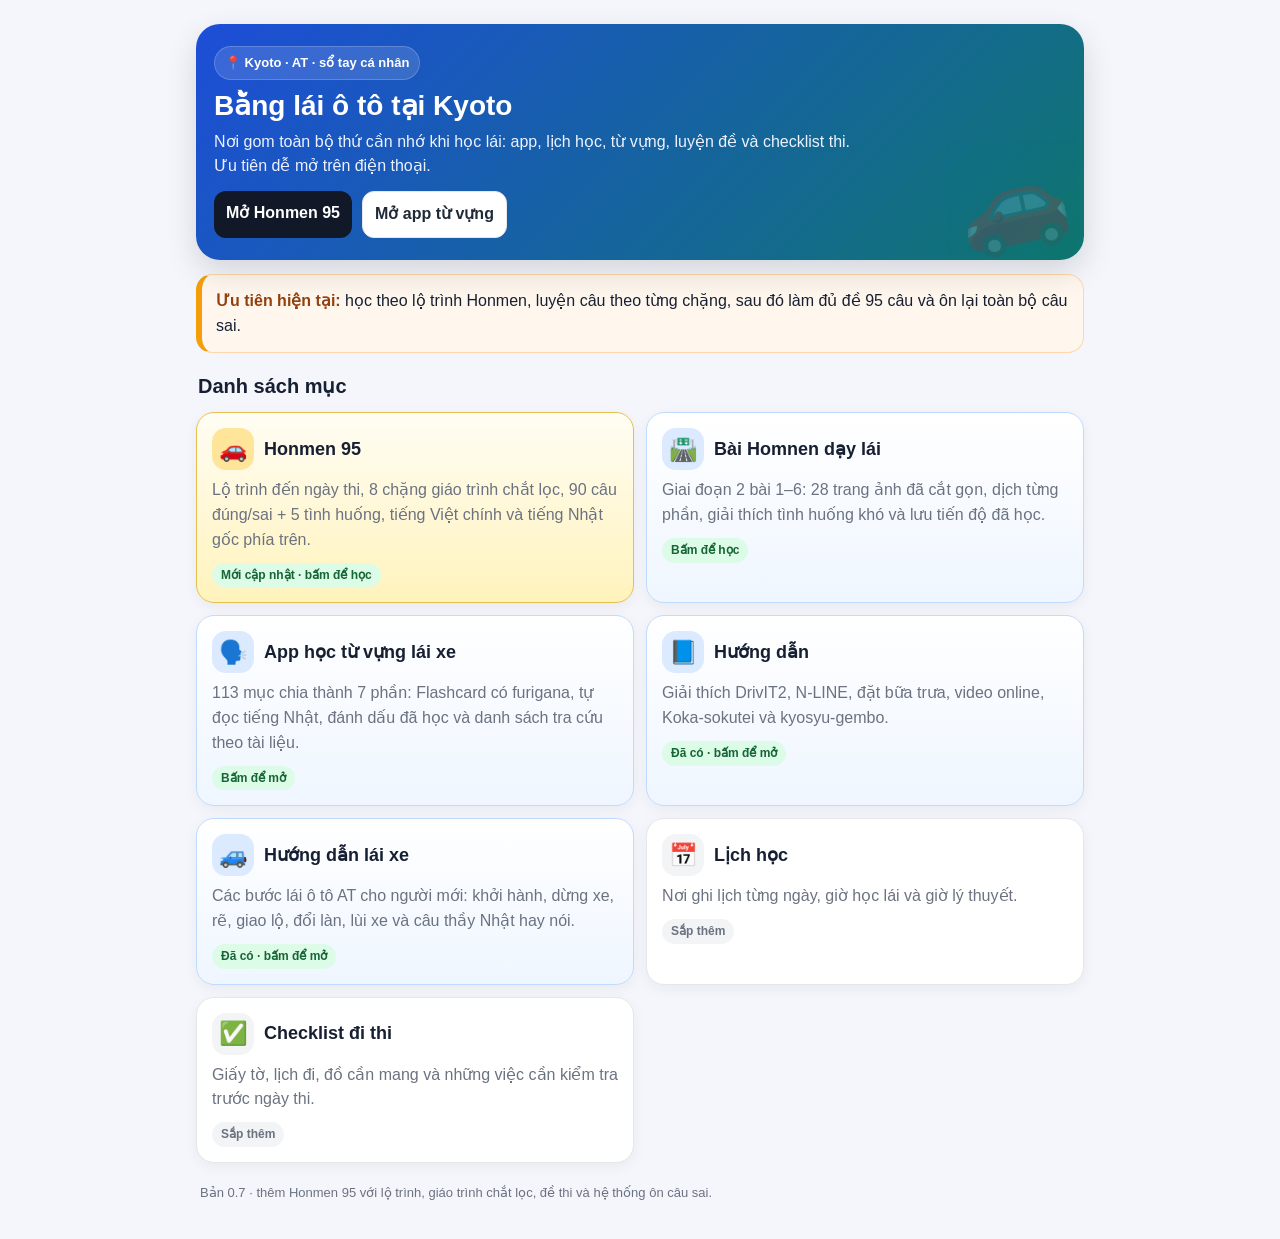
<file: index.html>
<!doctype html>
<html lang="vi">
<head>
  <meta charset="utf-8">
  <meta name="viewport" content="width=device-width, initial-scale=1">
  <title>Bằng lái ô tô tại Kyoto</title>
  <meta name="description" content="Sổ tay học bằng lái ô tô tại Kyoto: lịch học, hướng dẫn app, hướng dẫn lái xe AT, từ vựng, checklist thi.">
  <link rel="manifest" href="manifest.json">
  <link rel="icon" href="assets/icon.svg" type="image/svg+xml">
  <style>
    :root{--bg:#f4f6fb;--card:#fff;--ink:#172033;--muted:#6b7280;--blue:#2563eb;--green:#16a34a;--orange:#f59e0b;--red:#ef4444;--line:#e5e7eb;}
    *{box-sizing:border-box}
    body{margin:0;font-family:-apple-system,BlinkMacSystemFont,"Segoe UI",Roboto,"Noto Sans",Arial,sans-serif;background:var(--bg);color:var(--ink);line-height:1.55}
    .wrap{max-width:920px;margin:0 auto;padding:16px}.hero{background:linear-gradient(135deg,#1d4ed8,#0f766e);color:#fff;border-radius:24px;padding:22px 18px;margin:8px 0 14px;box-shadow:0 12px 32px #0002;position:relative;overflow:hidden}.hero:after{content:"🚗";position:absolute;right:16px;bottom:-14px;font-size:90px;opacity:.18;transform:rotate(-12deg)}
    h1{font-size:28px;line-height:1.12;margin:0 0 8px}.subtitle{margin:0;max-width:650px;color:#eef2ff}.pill{display:inline-flex;gap:6px;align-items:center;background:#ffffff22;border:1px solid #ffffff30;padding:6px 10px;border-radius:999px;font-weight:700;font-size:13px;margin-bottom:10px}
    .section-title{font-size:20px;margin:18px 2px 10px}.grid{display:grid;grid-template-columns:repeat(2,minmax(0,1fr));gap:12px}@media(max-width:720px){.grid{grid-template-columns:1fr}.wrap{padding:12px}h1{font-size:25px}}
    .card{background:var(--card);border:1px solid var(--line);border-radius:18px;padding:15px;text-decoration:none;color:inherit;box-shadow:0 4px 14px #0000000d;display:block;transition:.15s transform,.15s box-shadow}.card:active{transform:scale(.985)}.card.active{border-color:#bfdbfe;background:linear-gradient(180deg,#fff,#eff6ff)}.card.honmen{border-color:#e5c050;background:linear-gradient(180deg,#fffdf4,#fff3bc)}
    .topline{display:flex;align-items:center;gap:10px;margin-bottom:8px}.icon{width:42px;height:42px;border-radius:14px;display:grid;place-items:center;font-size:23px;background:#f3f4f6;flex:0 0 auto}.active .icon{background:#dbeafe}.honmen .icon{background:#ffe59a}.card h3{font-size:18px;margin:0}.card p{margin:6px 0 0;color:var(--muted)}.badge{display:inline-block;border-radius:999px;padding:3px 9px;font-size:12px;font-weight:800;margin-top:10px}.badge.go{background:#dcfce7;color:#166534}.badge.soon{background:#f3f4f6;color:#6b7280}.badge.need{background:#fef3c7;color:#92400e}
    .quick{background:#fff7ed;border-left:6px solid var(--orange);border-radius:16px;padding:14px;margin:14px 0;border-top:1px solid #fed7aa;border-right:1px solid #fed7aa;border-bottom:1px solid #fed7aa}.quick b{color:#92400e}.footer{color:var(--muted);font-size:13px;margin:20px 4px}.btnrow{display:flex;gap:10px;flex-wrap:wrap;margin-top:12px}.btn{display:inline-block;padding:10px 12px;border-radius:12px;background:#111827;color:#fff;text-decoration:none;font-weight:800}.btn.light{background:#fff;color:#1f2937;border:1px solid var(--line)}
  </style>
</head>
<body>
  <main class="wrap">
    <section class="hero">
      <div class="pill">📍 Kyoto · AT · sổ tay cá nhân</div>
      <h1>Bằng lái ô tô tại Kyoto</h1>
      <p class="subtitle">Nơi gom toàn bộ thứ cần nhớ khi học lái: app, lịch học, từ vựng, luyện đề và checklist thi. Ưu tiên dễ mở trên điện thoại.</p>
      <div class="btnrow"><a class="btn" href="honmen-95.html">Mở Honmen 95</a><a class="btn light" href="tu-vung.html">Mở app từ vựng</a></div>
    </section>
    <div class="quick"><b>Ưu tiên hiện tại:</b> học theo lộ trình Honmen, luyện câu theo từng chặng, sau đó làm đủ đề 95 câu và ôn lại toàn bộ câu sai.</div>
    <h2 id="muc-luc" class="section-title">Danh sách mục</h2>
    <section class="grid">
      <a class="card honmen" href="honmen-95.html"><div class="topline"><div class="icon">🚗</div><h3>Honmen 95</h3></div><p>Lộ trình đến ngày thi, 8 chặng giáo trình chắt lọc, 90 câu đúng/sai + 5 tình huống, tiếng Việt chính và tiếng Nhật gốc phía trên.</p><span class="badge go">Mới cập nhật · bấm để học</span></a>
      <a class="card active" href="homnen-day-lai.html"><div class="topline"><div class="icon">🛣️</div><h3>Bài Homnen dạy lái</h3></div><p>Giai đoạn 2 bài 1–6: 28 trang ảnh đã cắt gọn, dịch từng phần, giải thích tình huống khó và lưu tiến độ đã học.</p><span class="badge go">Bấm để học</span></a>
      <a class="card active" href="tu-vung.html"><div class="topline"><div class="icon">🗣️</div><h3>App học từ vựng lái xe</h3></div><p>113 mục chia thành 7 phần: Flashcard có furigana, tự đọc tiếng Nhật, đánh dấu đã học và danh sách tra cứu theo tài liệu.</p><span class="badge go">Bấm để mở</span></a>
      <a class="card active" href="huong-dan.html"><div class="topline"><div class="icon">📘</div><h3>Hướng dẫn</h3></div><p>Giải thích DrivIT2, N-LINE, đặt bữa trưa, video online, Koka-sokutei và kyosyu-gembo.</p><span class="badge go">Đã có · bấm để mở</span></a>
      <a class="card active" href="huong-dan-lai-xe.html"><div class="topline"><div class="icon">🚙</div><h3>Hướng dẫn lái xe</h3></div><p>Các bước lái ô tô AT cho người mới: khởi hành, dừng xe, rẽ, giao lộ, đổi làn, lùi xe và câu thầy Nhật hay nói.</p><span class="badge go">Đã có · bấm để mở</span></a>
      <div class="card"><div class="topline"><div class="icon">📅</div><h3>Lịch học</h3></div><p>Nơi ghi lịch từng ngày, giờ học lái và giờ lý thuyết.</p><span class="badge soon">Sắp thêm</span></div>
      <div class="card"><div class="topline"><div class="icon">✅</div><h3>Checklist đi thi</h3></div><p>Giấy tờ, lịch đi, đồ cần mang và những việc cần kiểm tra trước ngày thi.</p><span class="badge soon">Sắp thêm</span></div>
    </section>
    <p class="footer">Bản 0.7 · thêm Honmen 95 với lộ trình, giáo trình chắt lọc, đề thi và hệ thống ôn câu sai.</p>
  </main>
</body>
</html>
</file>
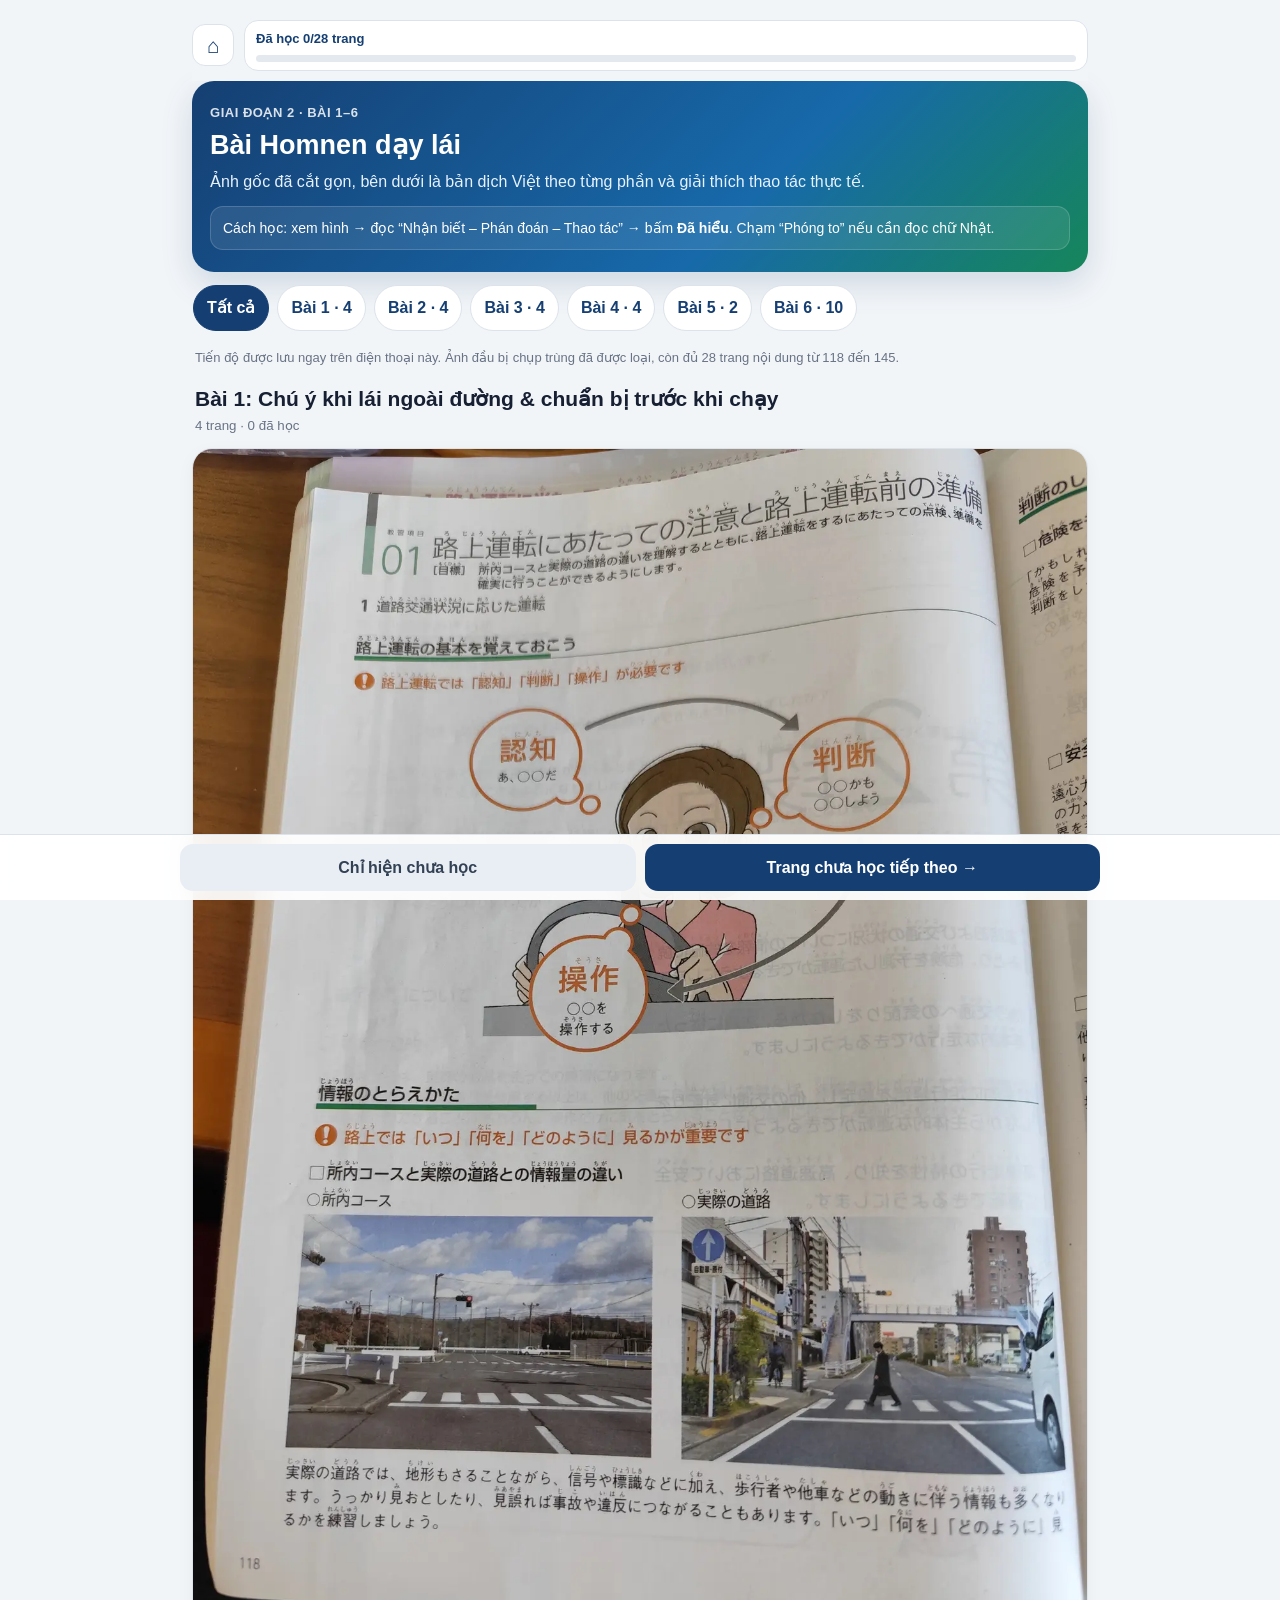
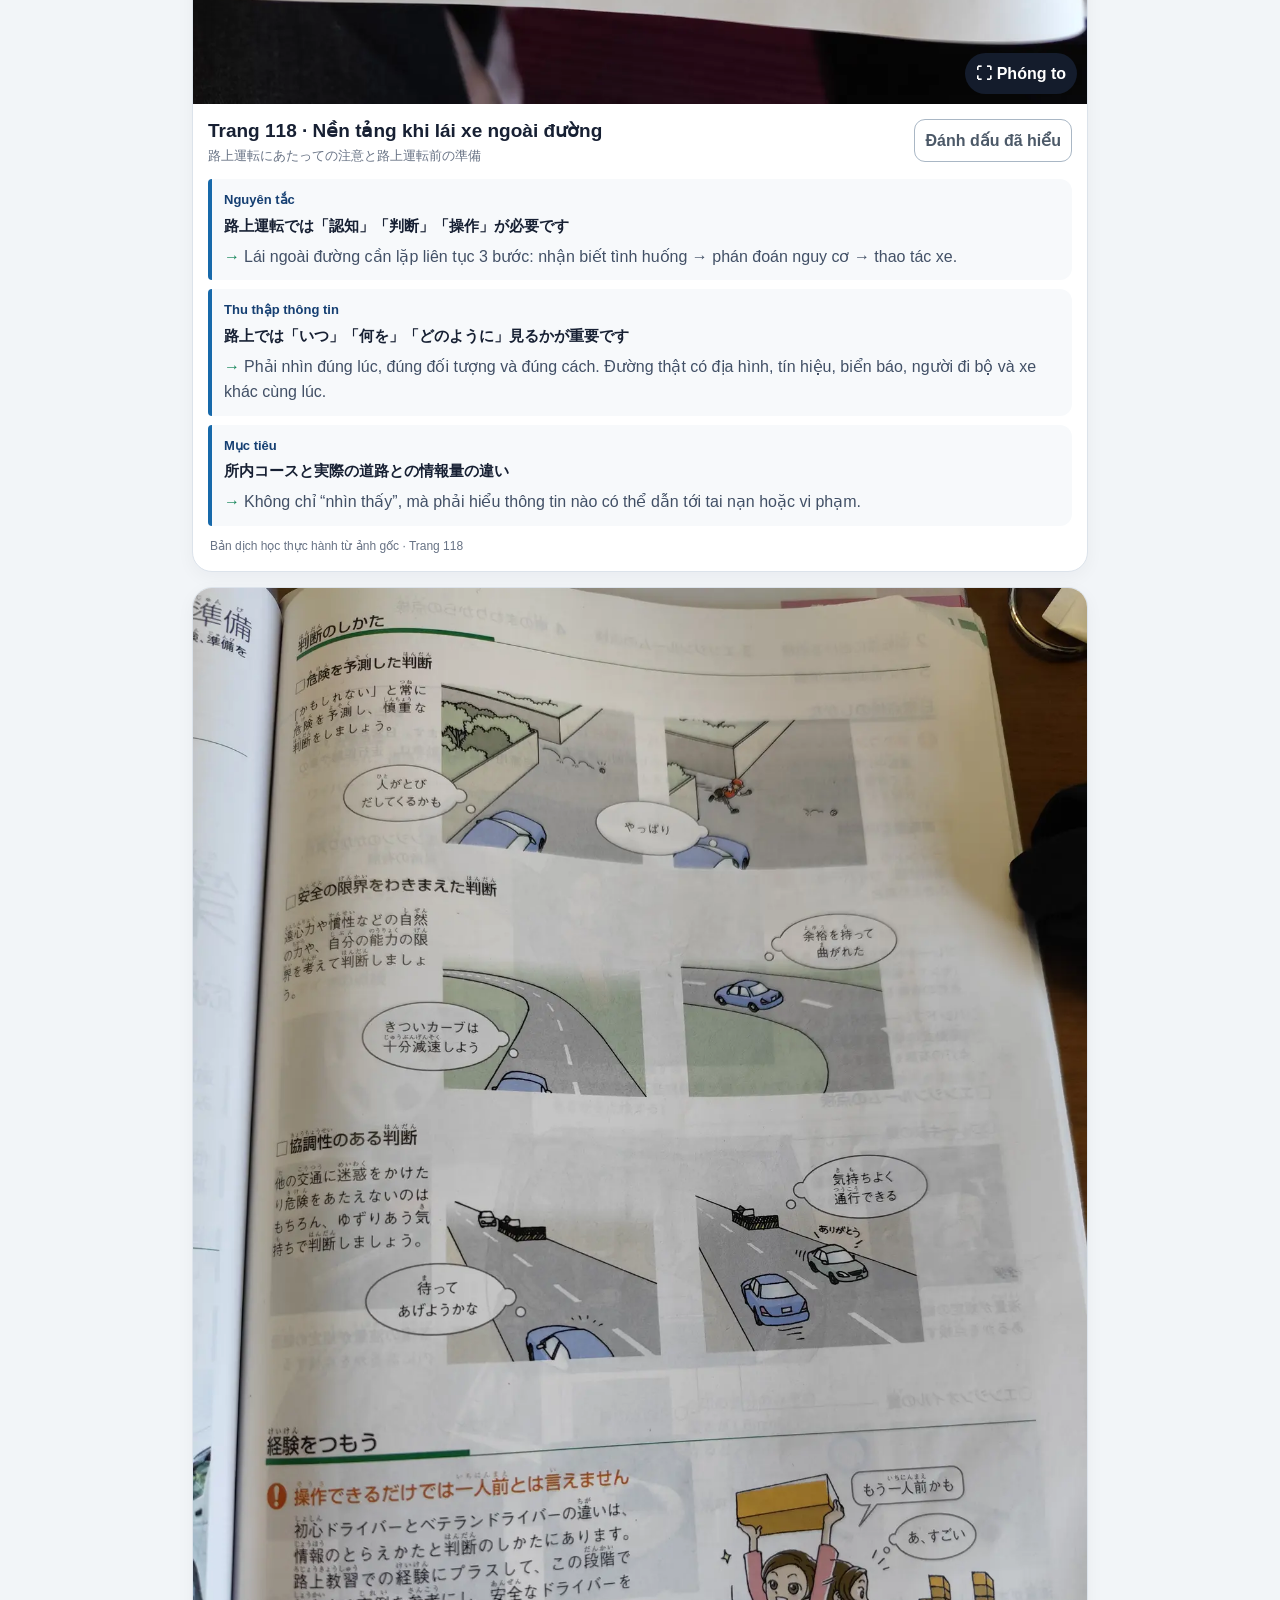
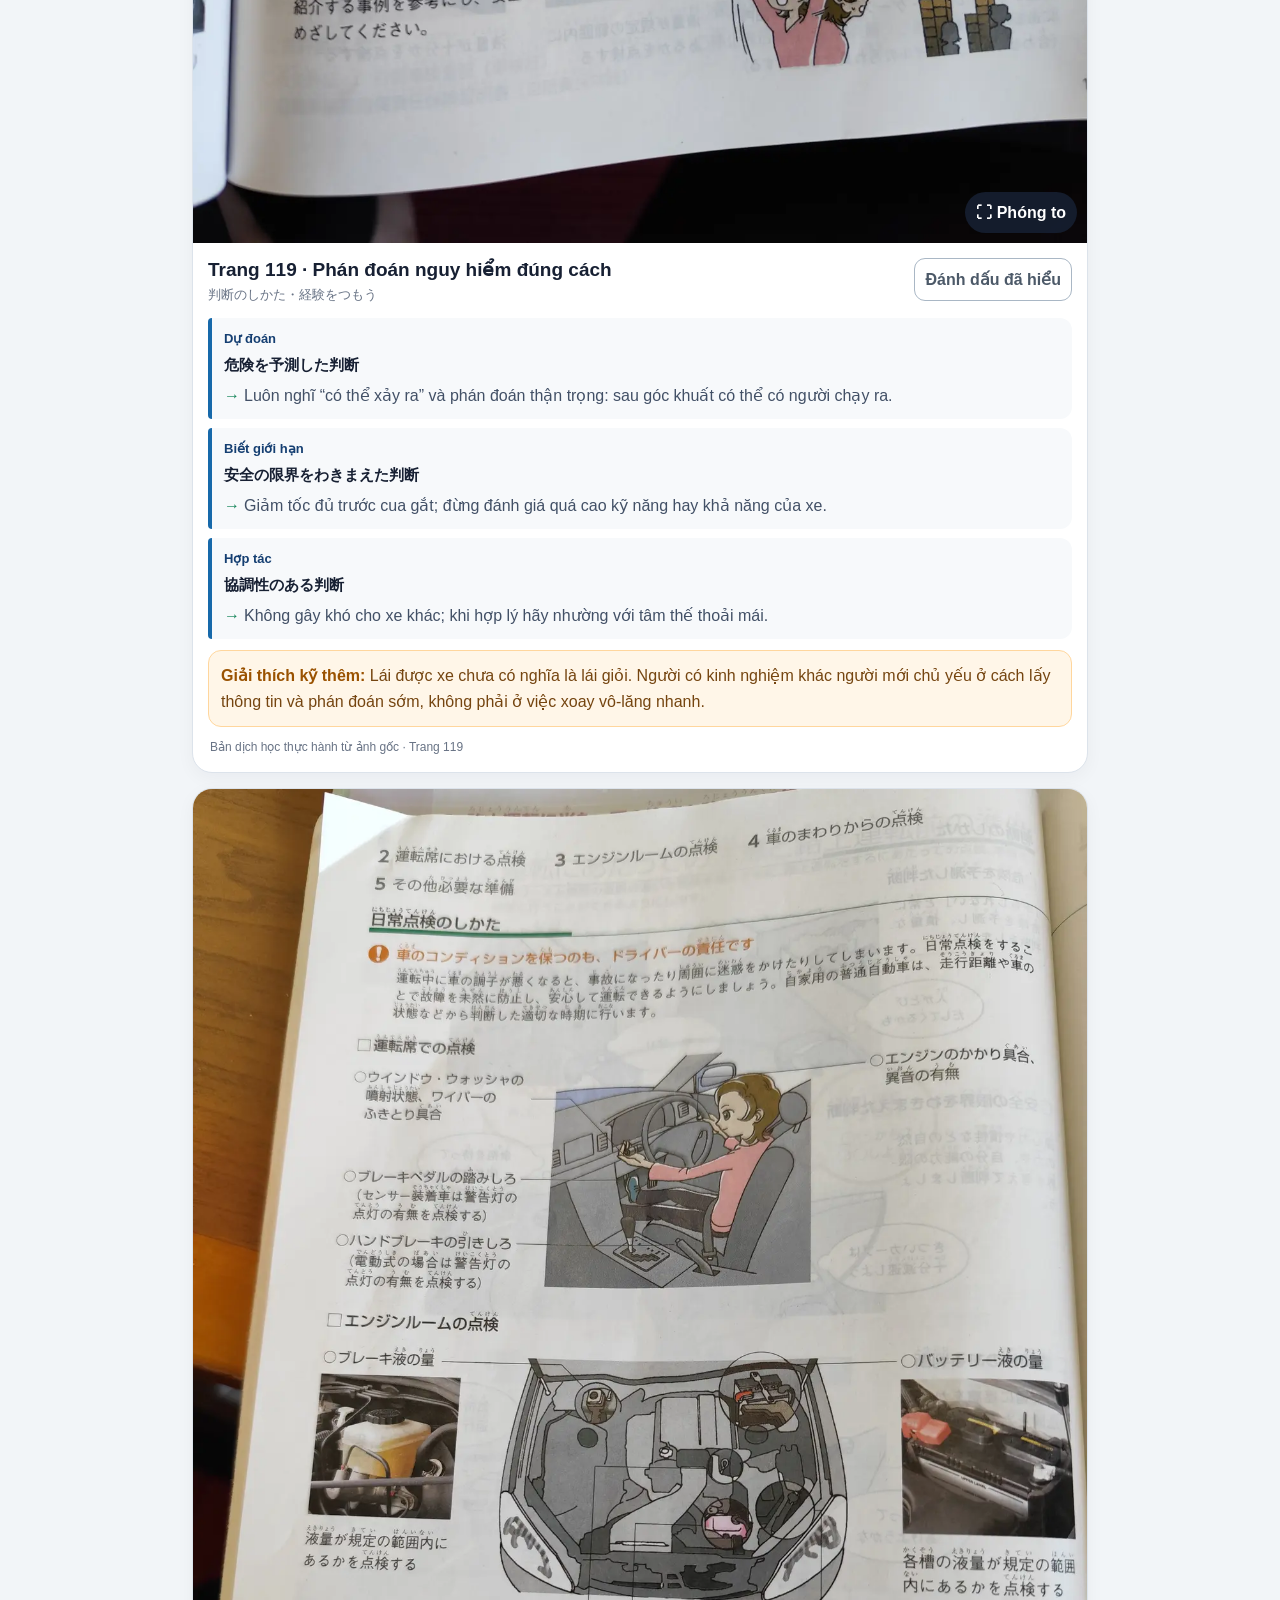
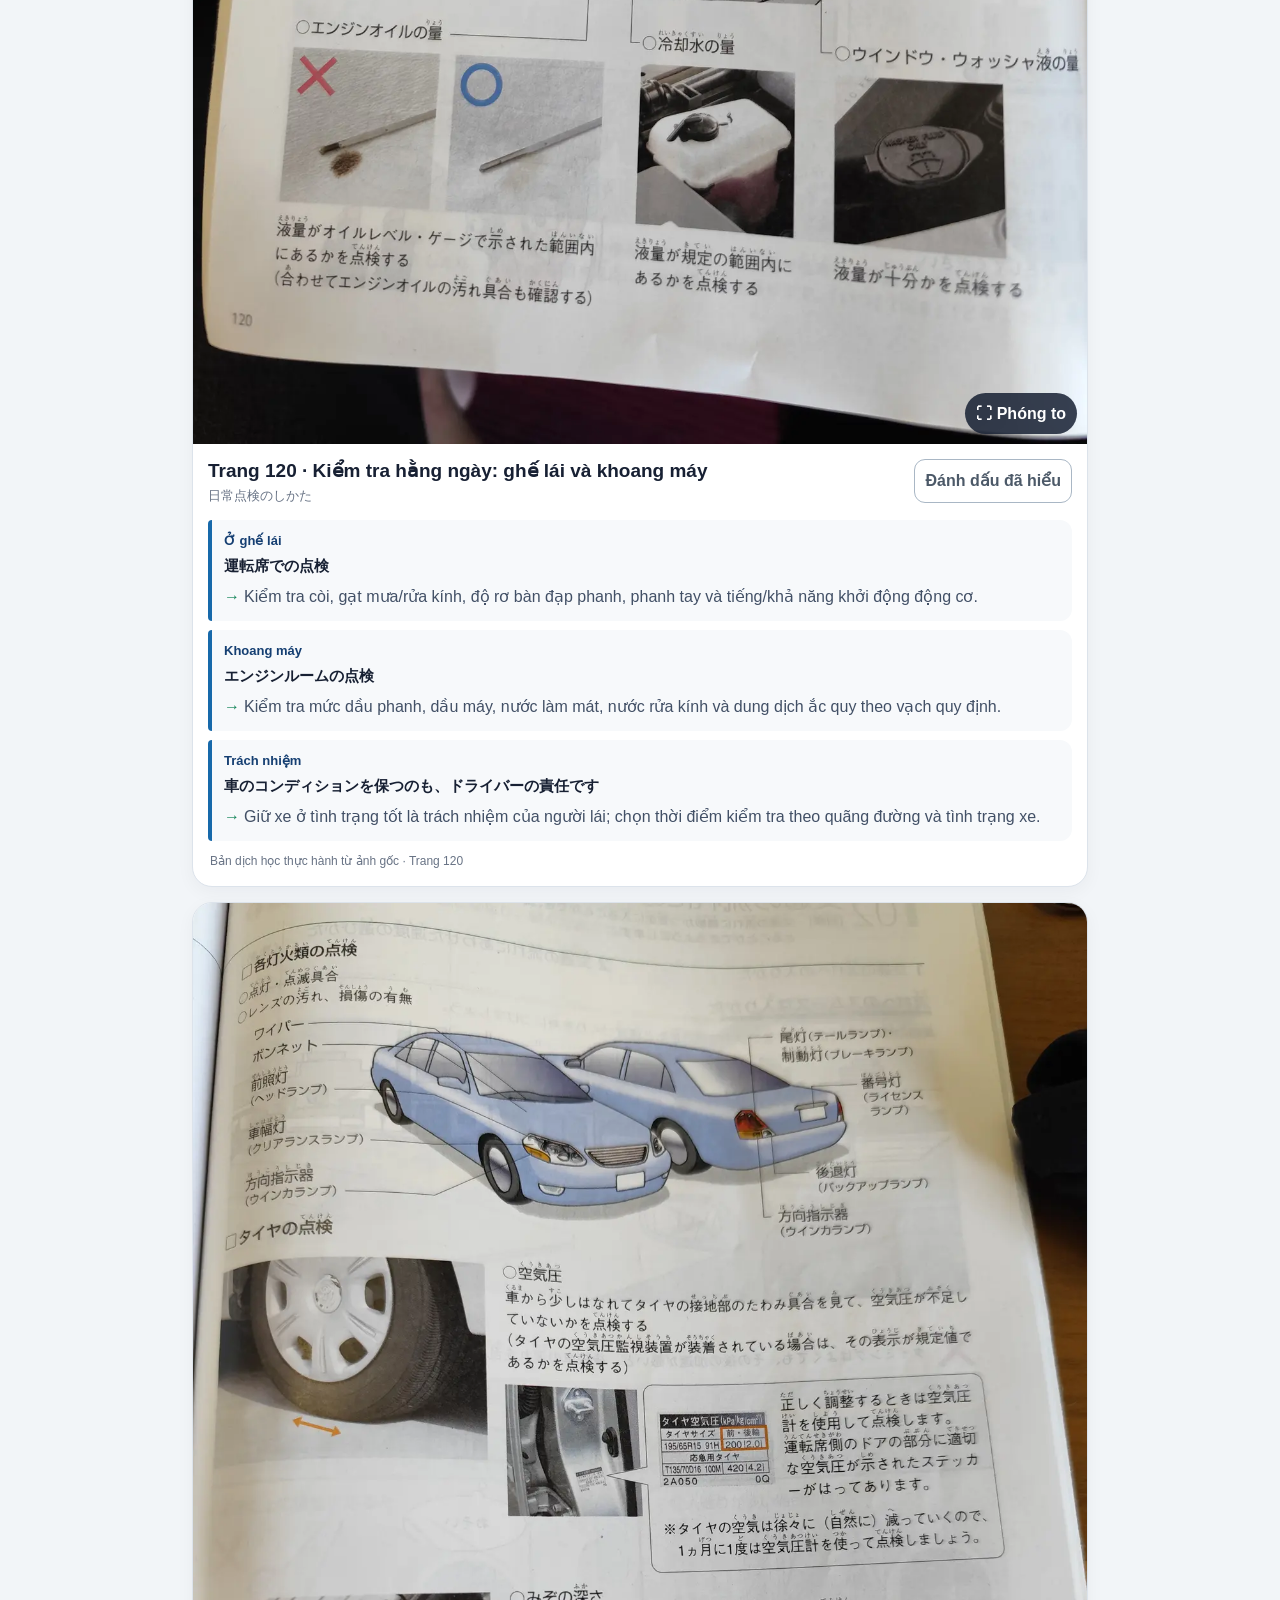
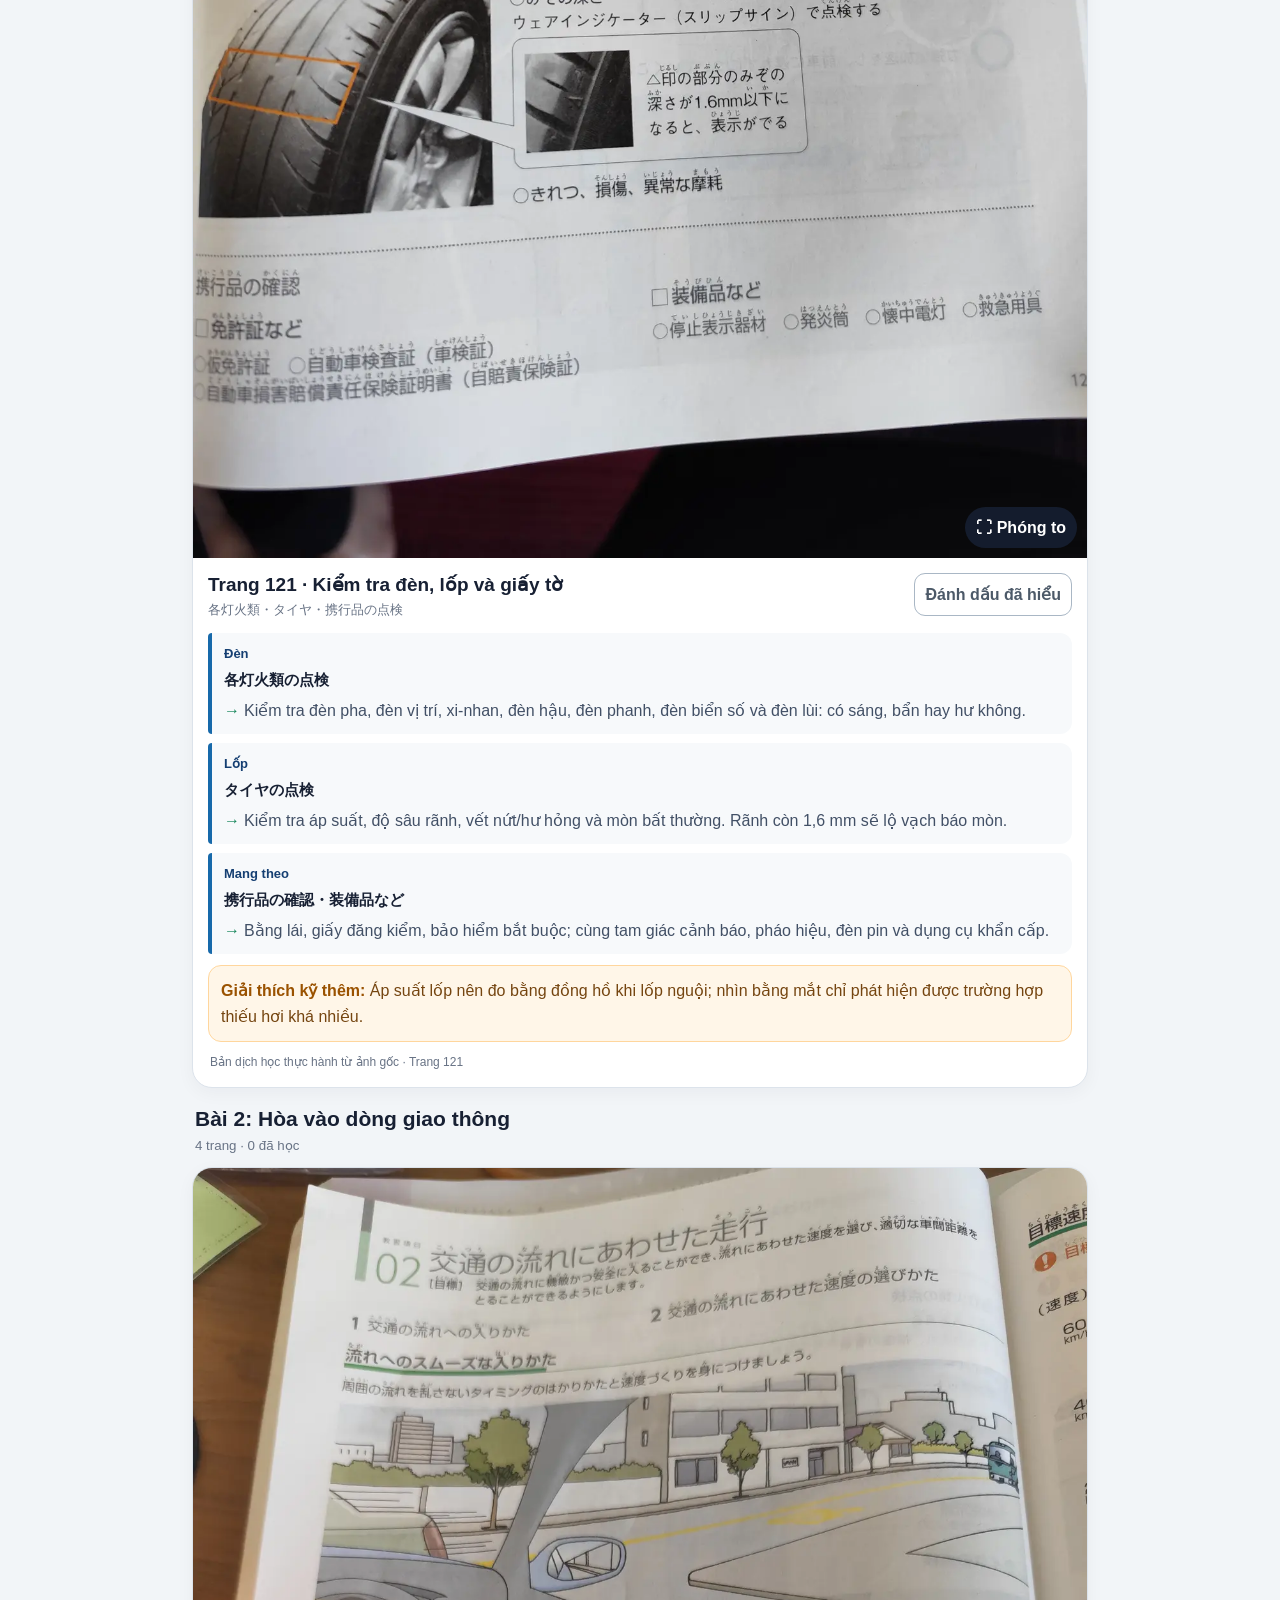
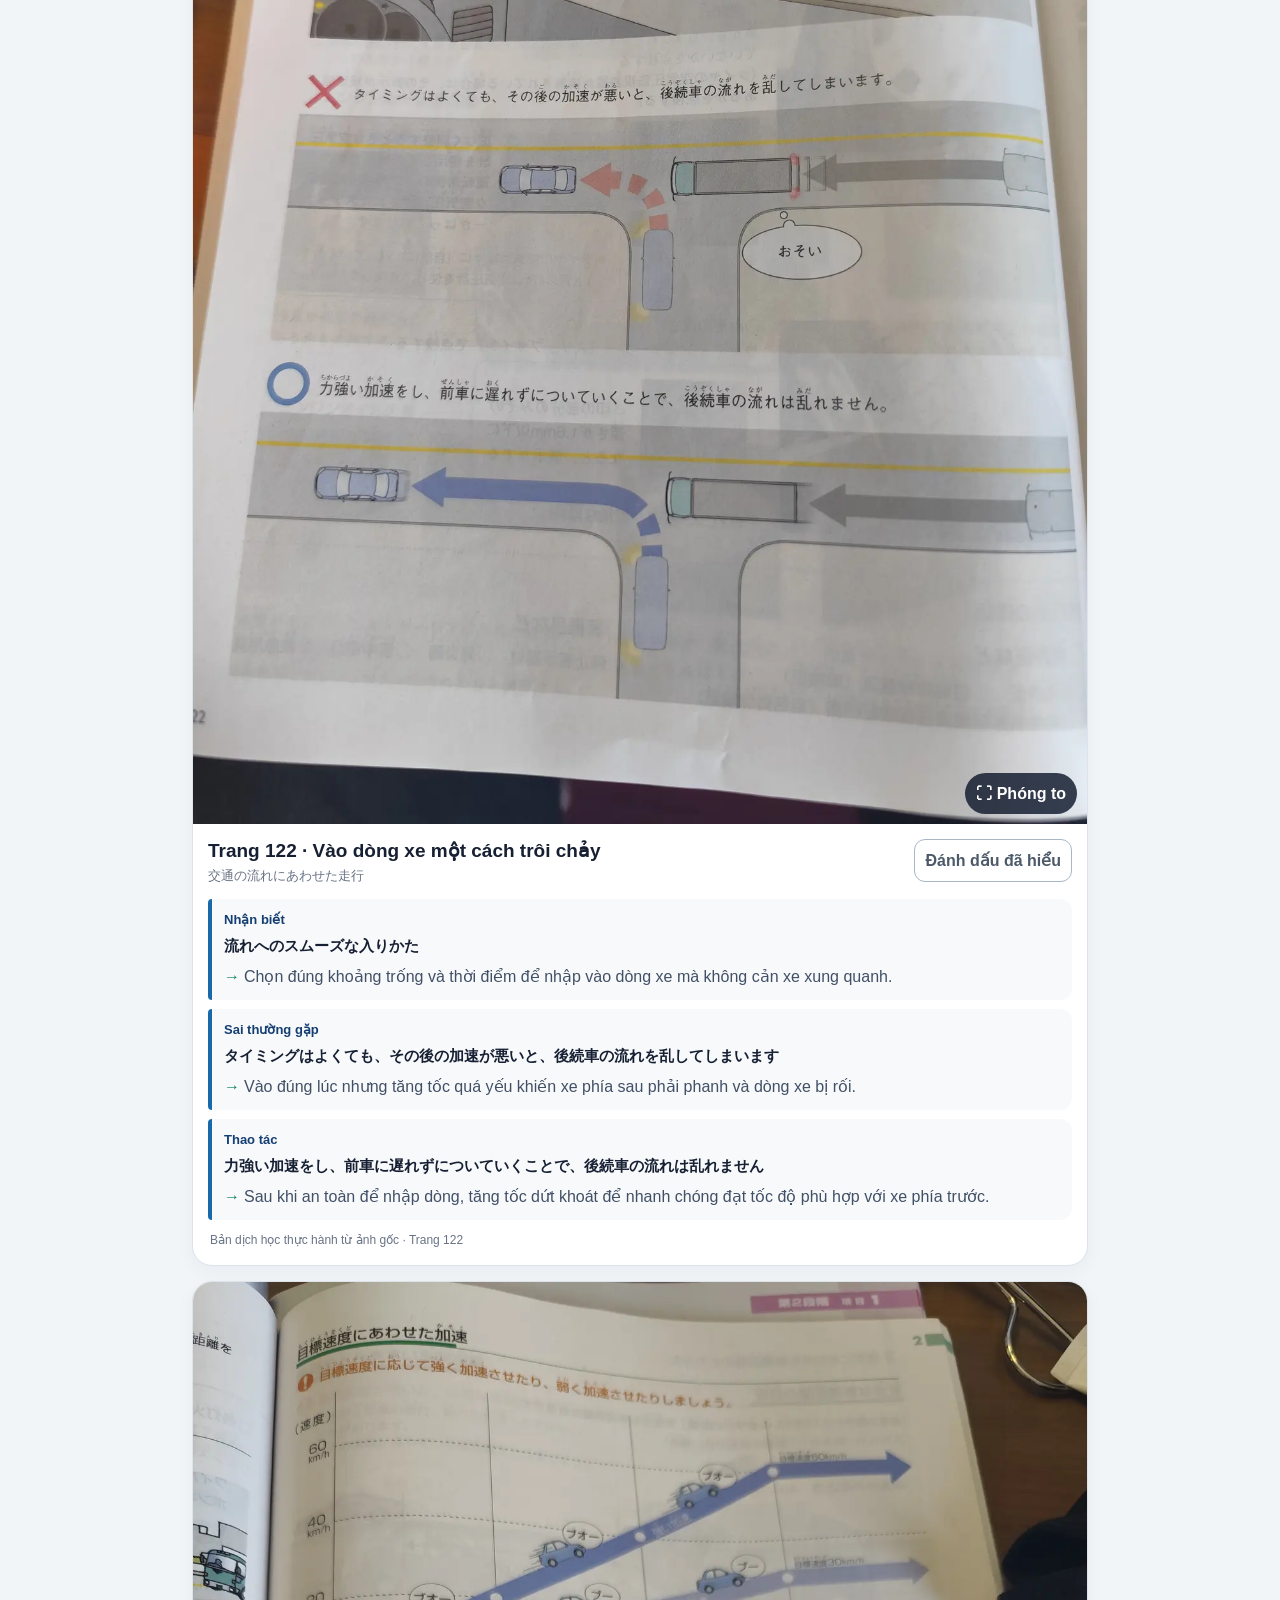
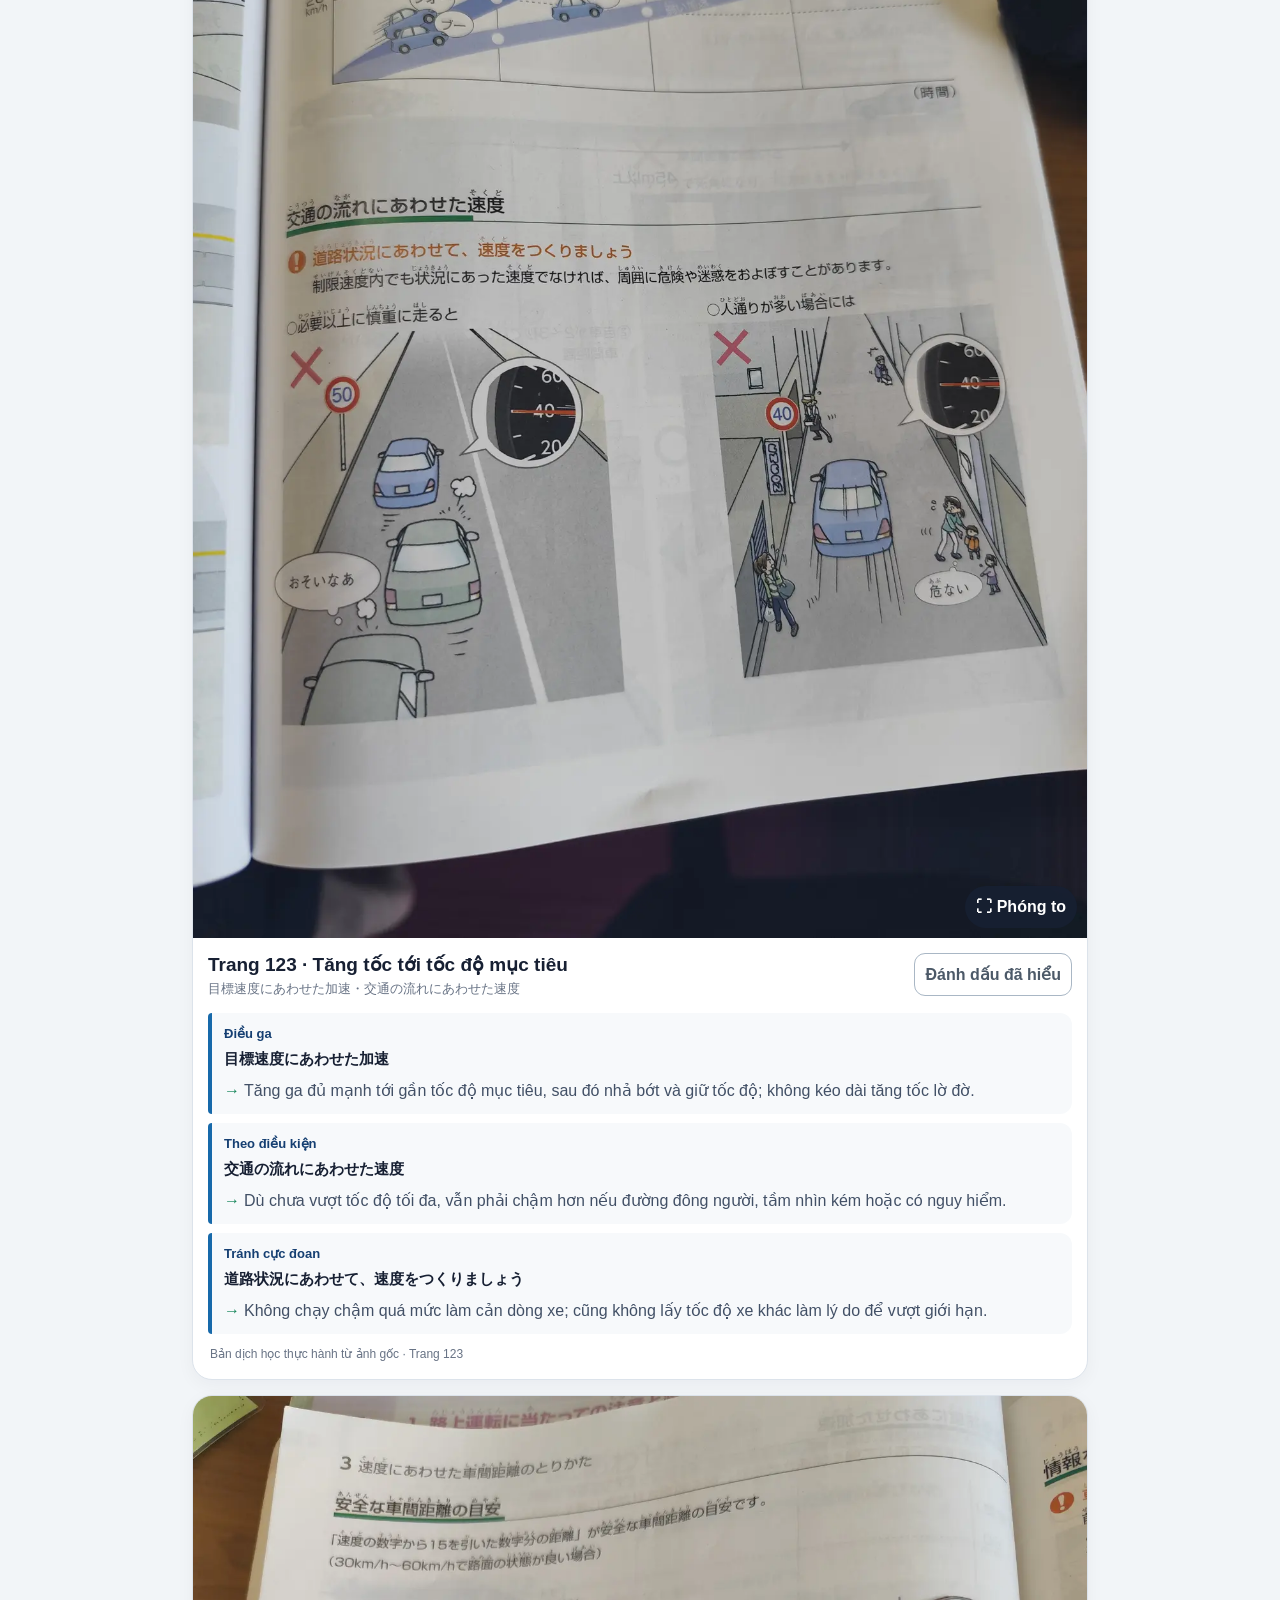
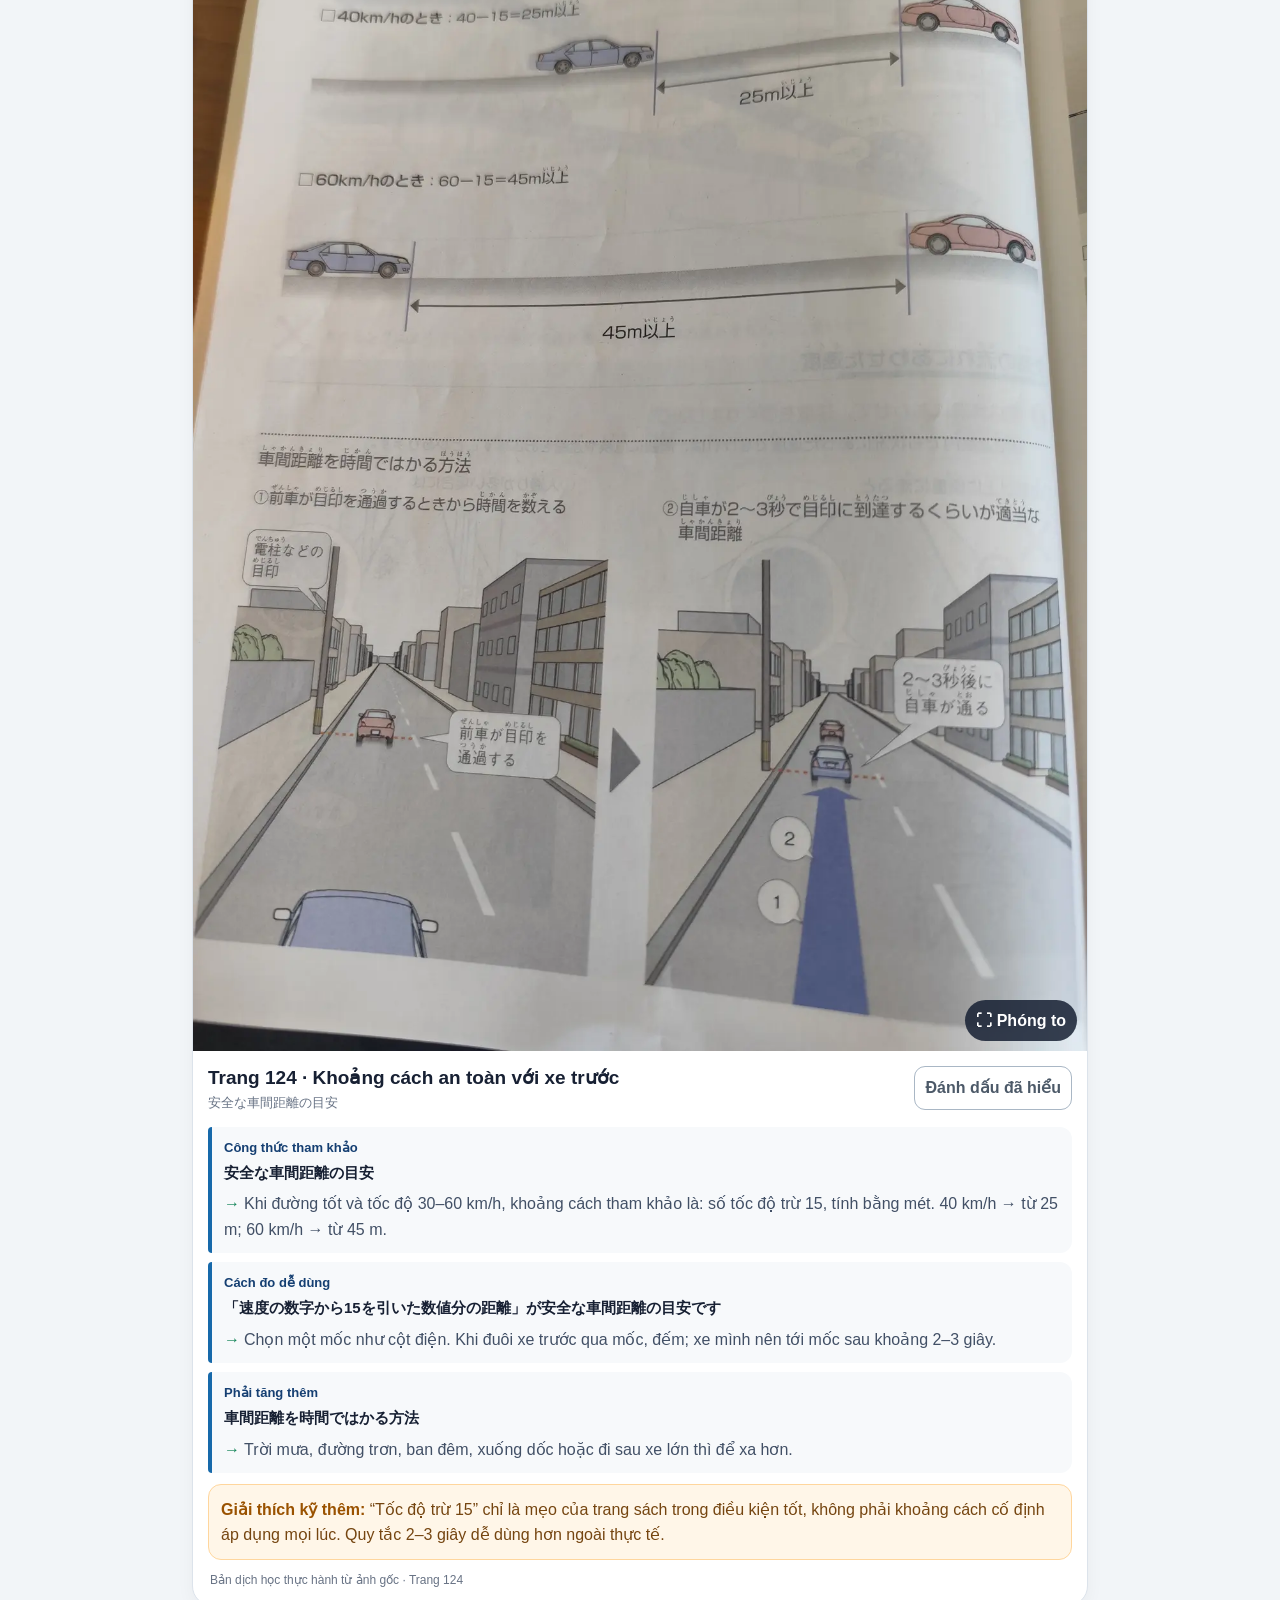
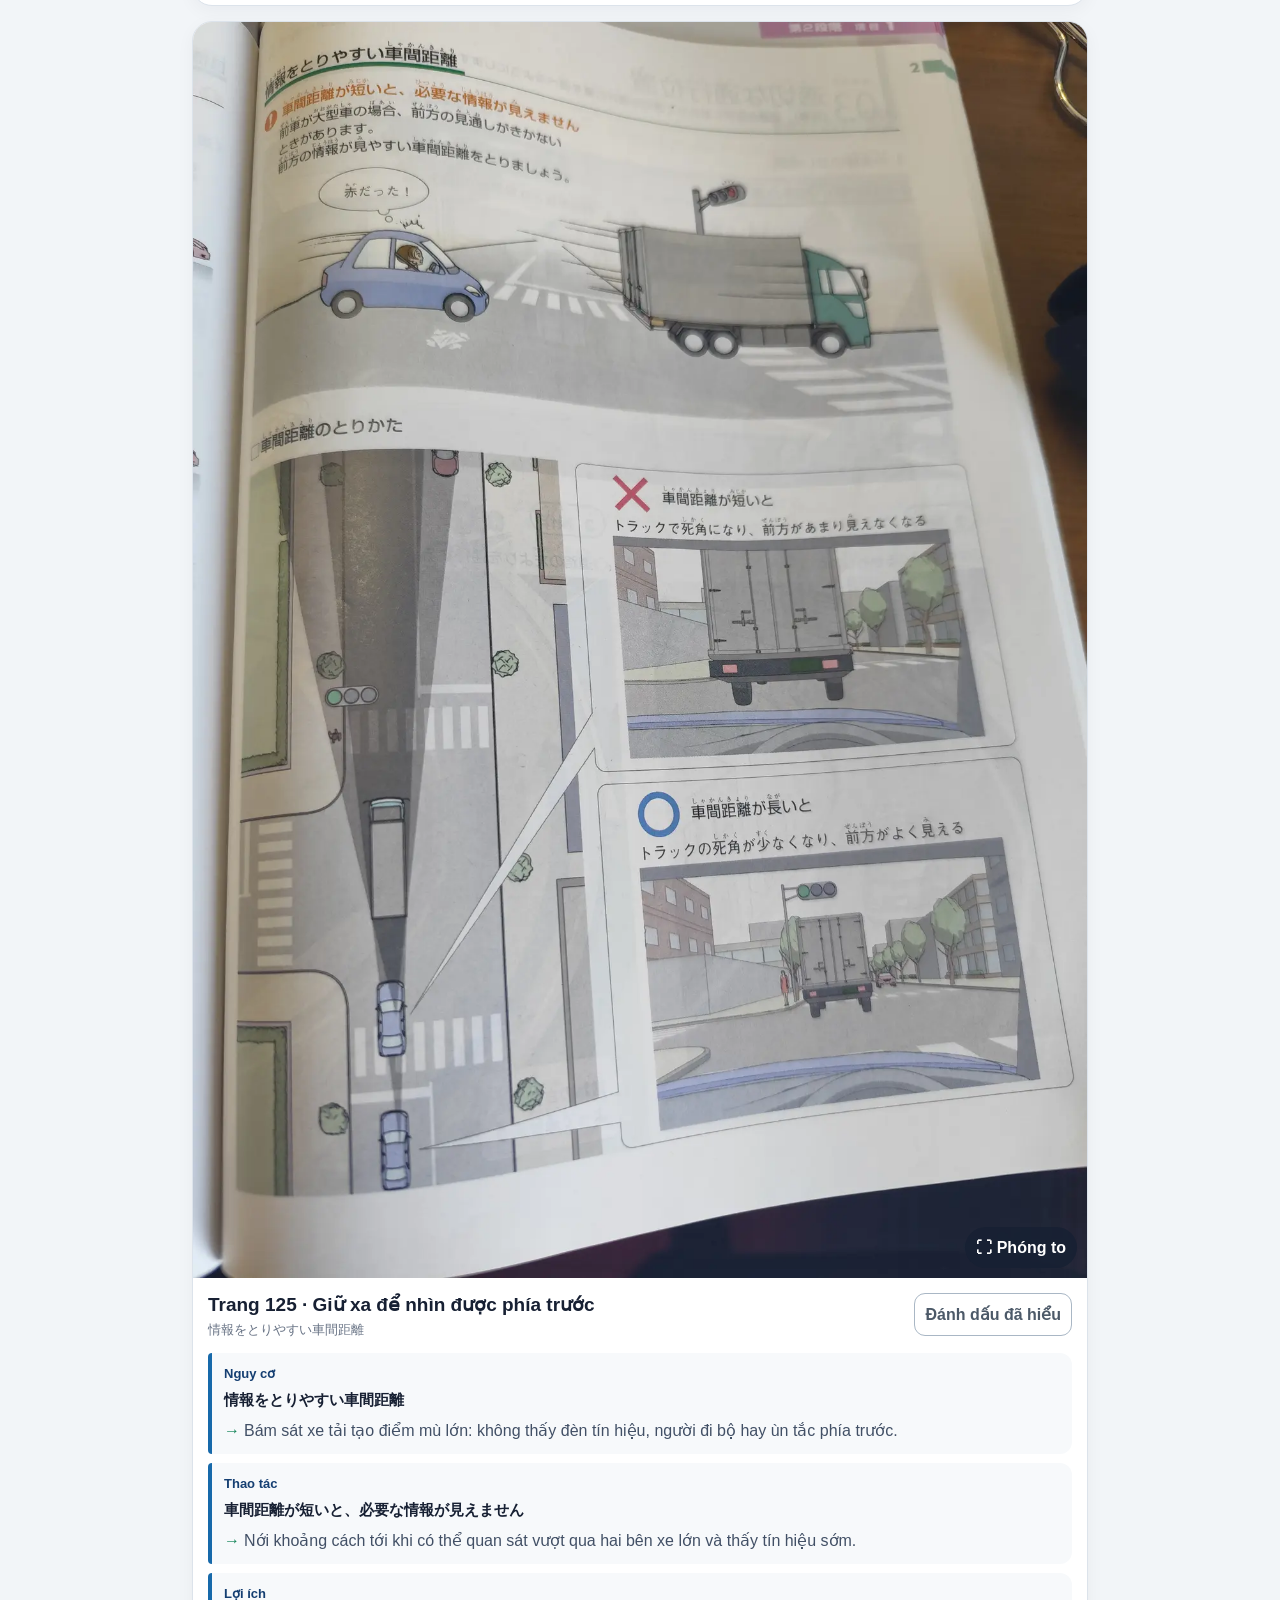
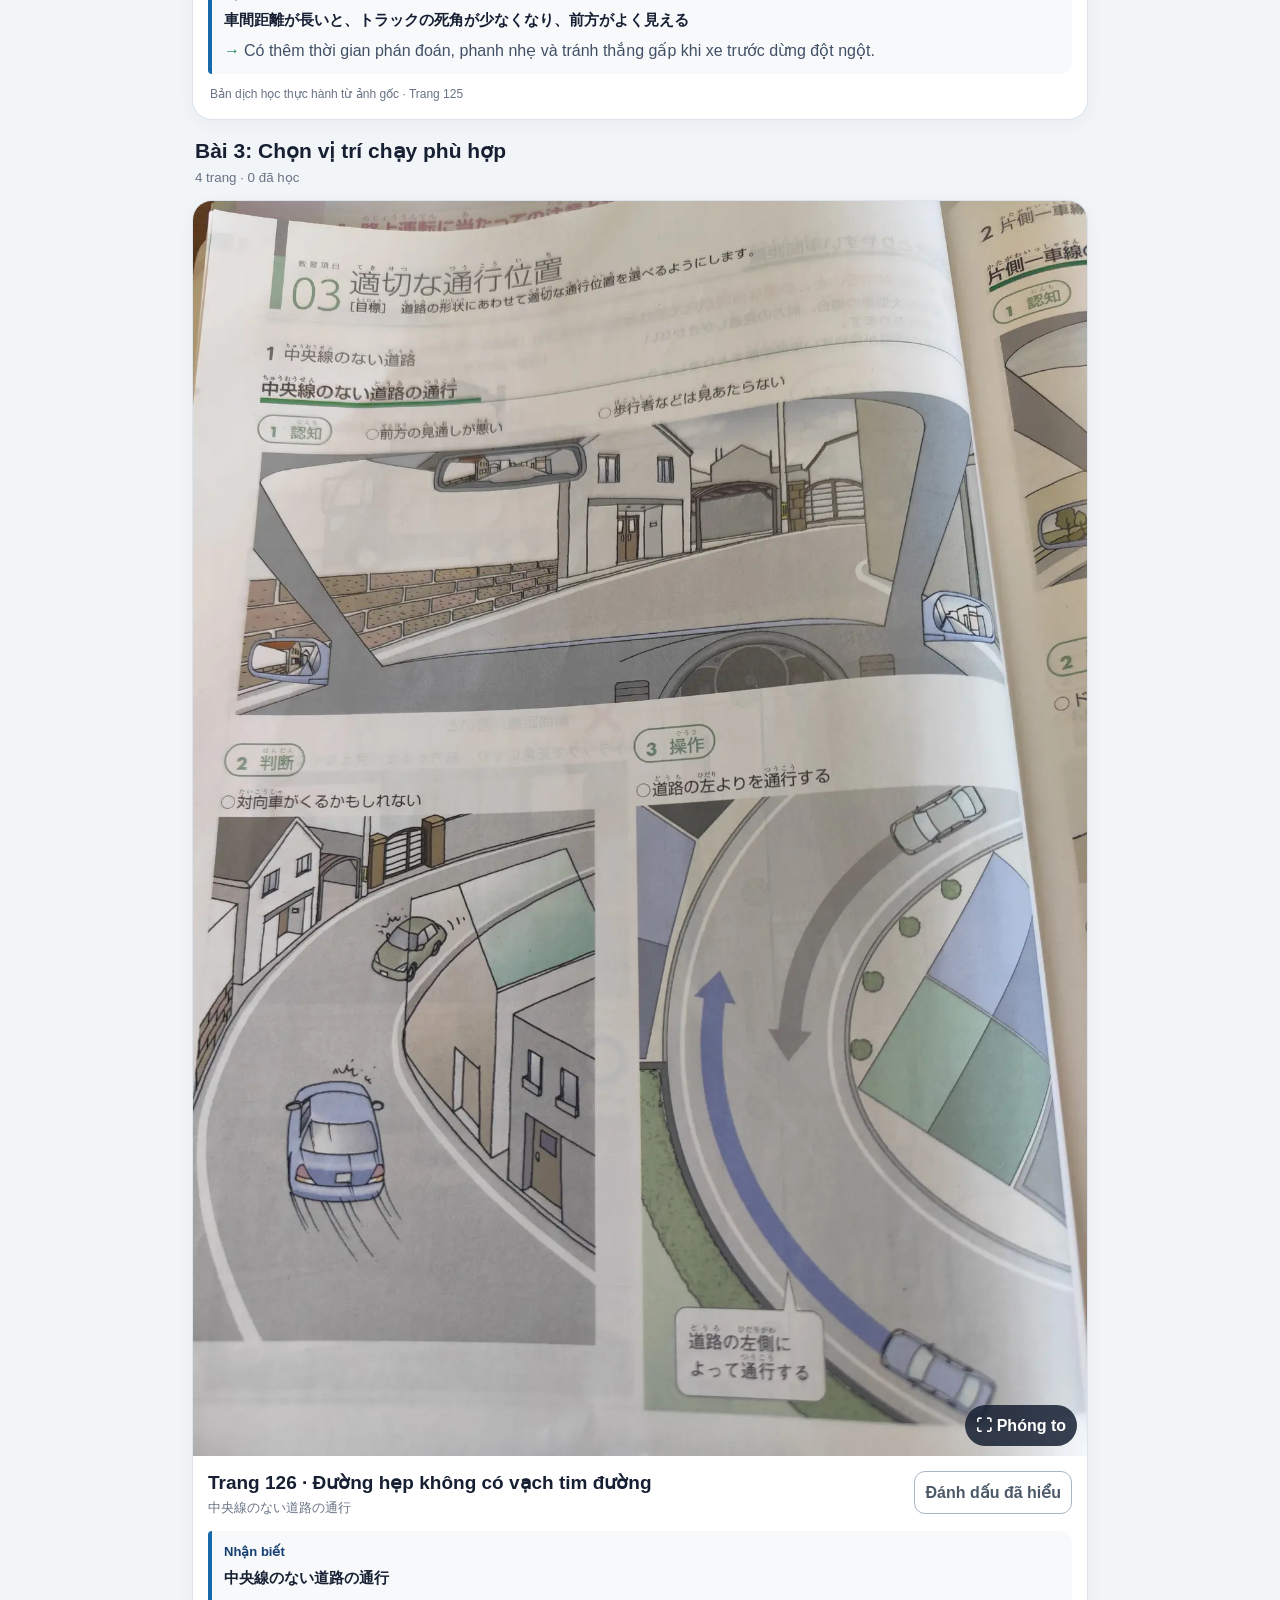
<file: homnen-day-lai.html>
<!doctype html>
<html lang="vi">
<head>
  <meta charset="utf-8">
  <meta name="viewport" content="width=device-width,initial-scale=1,viewport-fit=cover">
  <meta name="theme-color" content="#153f72">
  <title>Bài Homnen dạy lái · Giai đoạn 2 bài 1–6</title>
  <style>
    :root{--bg:#f2f5f8;--card:#fff;--ink:#172033;--muted:#687385;--blue:#1769aa;--navy:#153f72;--green:#16865a;--orange:#ef8d22;--line:#dce3eb;--soft:#eaf4ff}
    *{box-sizing:border-box}html{scroll-behavior:smooth}body{margin:0;background:var(--bg);color:var(--ink);font-family:-apple-system,BlinkMacSystemFont,"Segoe UI",Roboto,"Noto Sans",Arial,sans-serif;line-height:1.58}
    button,a{font:inherit}.wrap{width:min(920px,100%);margin:auto;padding:12px 12px 88px}.top{position:sticky;top:0;z-index:20;background:#f2f5f8ee;backdrop-filter:blur(12px);padding:8px 0 10px}.bar{display:flex;align-items:center;gap:10px}.home{width:42px;height:42px;border:1px solid var(--line);border-radius:13px;background:#fff;color:var(--navy);display:grid;place-items:center;text-decoration:none;font-size:21px;flex:0 0 auto}.progressbox{flex:1;background:#fff;border:1px solid var(--line);border-radius:14px;padding:8px 11px}.progressline{height:7px;background:#e4e9ef;border-radius:99px;overflow:hidden;margin-top:5px}.progressline i{display:block;height:100%;width:0;background:linear-gradient(90deg,var(--green),#41bd7e);transition:.25s}.count{font-size:13px;font-weight:800;color:var(--navy)}
    .hero{background:linear-gradient(135deg,#153f72,#1769aa 62%,#16865a);color:#fff;border-radius:22px;padding:22px 18px;box-shadow:0 12px 32px #153f7228}.eyebrow{font-size:13px;font-weight:800;opacity:.84;letter-spacing:.04em}.hero h1{font-size:27px;line-height:1.18;margin:7px 0}.hero p{margin:0;color:#e7f2ff}.hint{margin:12px 0 0;padding:10px 12px;background:#ffffff18;border:1px solid #ffffff2a;border-radius:13px;font-size:14px}
    .lessons{display:flex;gap:8px;overflow:auto;padding:13px 1px 8px;scrollbar-width:none}.lessons::-webkit-scrollbar{display:none}.lesson{white-space:nowrap;border:1px solid var(--line);background:#fff;color:var(--navy);border-radius:999px;padding:9px 13px;font-weight:800}.lesson.active{background:var(--navy);color:#fff;border-color:var(--navy)}
    .lessonhead{display:flex;align-items:flex-start;justify-content:space-between;gap:12px;margin:18px 3px 10px}.lessonhead h2{margin:0;font-size:21px;line-height:1.25}.lessonhead small{color:var(--muted)}
    .page{background:var(--card);border:1px solid var(--line);border-radius:20px;overflow:hidden;margin:0 0 15px;box-shadow:0 5px 18px #1720330b}.page.done{border-color:#8ed0b2}.picwrap{position:relative;background:#dfe6ed}.picwrap img{display:block;width:100%;height:auto}.zoom{position:absolute;right:10px;bottom:10px;border:0;background:#172033d9;color:#fff;border-radius:999px;padding:8px 11px;font-weight:800}.body{padding:15px}.meta{display:flex;align-items:flex-start;justify-content:space-between;gap:10px}.meta h3{margin:0;font-size:19px;line-height:1.3}.jp{font-size:13px;color:var(--muted);margin-top:2px}.check{border:1px solid #a9b7c5;background:#fff;color:#4c5968;border-radius:11px;padding:8px 10px;font-weight:800;white-space:nowrap}.done .check{background:#e2f7ed;border-color:#75c59e;color:#126c48}.parts{margin:13px 0 0;padding:0;list-style:none;display:grid;gap:9px}.parts li{padding:11px 12px;background:#f7f9fb;border-left:4px solid var(--blue);border-radius:4px 12px 12px 4px}.parts b{display:block;color:var(--navy);font-size:13px;margin-bottom:2px}.original{display:block;margin:3px 0 7px;color:#172033;font-weight:750;font-size:15px;line-height:1.55}.translation{display:block;color:#425066}.arrow{color:var(--green);font-weight:900;margin-right:4px}.explain{margin-top:11px;padding:12px;background:#fff6e8;border:1px solid #ffd69d;border-radius:13px;color:#754510}.explain b{color:#9a5200}.source{font-size:12px;color:var(--muted);margin:11px 2px 0}
    .empty{display:none;text-align:center;padding:28px;color:var(--muted)}.bottom{position:fixed;left:0;right:0;bottom:0;z-index:25;background:#ffffffee;backdrop-filter:blur(12px);border-top:1px solid var(--line);padding:9px max(12px,env(safe-area-inset-right)) calc(9px + env(safe-area-inset-bottom)) max(12px,env(safe-area-inset-left))}.bottomin{width:min(920px,100%);margin:auto;display:flex;gap:9px}.bottom button{flex:1;border:0;border-radius:13px;padding:11px 10px;font-weight:900}.next{background:var(--navy);color:#fff}.unfinished{background:#e9eef4;color:#334155}
    dialog{border:0;padding:0;background:#111;max-width:none;max-height:none;width:100vw;height:100dvh}.viewer{width:100%;height:100%;display:grid;grid-template-rows:auto 1fr;background:#111}.viewerbar{display:flex;justify-content:space-between;align-items:center;color:#fff;padding:10px 12px}.viewerbar button{border:1px solid #ffffff55;background:#ffffff18;color:#fff;border-radius:11px;padding:8px 12px}.viewer img{width:100%;height:100%;object-fit:contain;min-height:0}.legend{font-size:13px;color:var(--muted);margin:9px 3px 0}
    @media(max-width:560px){.wrap{padding-left:10px;padding-right:10px}.hero h1{font-size:24px}.body{padding:13px}.meta{align-items:center}.meta h3{font-size:18px}.check{font-size:13px}.parts li{font-size:15px}}
  </style>
</head>
<body>
  <main class="wrap">
    <div class="top"><div class="bar"><a class="home" href="index.html" aria-label="Về trang chính">⌂</a><div class="progressbox"><div class="count" id="count">Đã học 0/28 trang</div><div class="progressline"><i id="progress"></i></div></div></div></div>
    <section class="hero"><div class="eyebrow">GIAI ĐOẠN 2 · BÀI 1–6</div><h1>Bài Homnen dạy lái</h1><p>Ảnh gốc đã cắt gọn, bên dưới là bản dịch Việt theo từng phần và giải thích thao tác thực tế.</p><div class="hint">Cách học: xem hình → đọc “Nhận biết – Phán đoán – Thao tác” → bấm <b>Đã hiểu</b>. Chạm “Phóng to” nếu cần đọc chữ Nhật.</div></section>
    <nav class="lessons" id="tabs" aria-label="Chọn bài"></nav>
    <p class="legend">Tiến độ được lưu ngay trên điện thoại này. Ảnh đầu bị chụp trùng đã được loại, còn đủ 28 trang nội dung từ 118 đến 145.</p>
    <div id="content"></div><div class="empty" id="empty">Bạn đã học xong tất cả trang 🎉</div>
  </main>
  <div class="bottom"><div class="bottomin"><button class="unfinished" id="onlyBtn">Chỉ hiện chưa học</button><button class="next" id="nextBtn">Trang chưa học tiếp theo →</button></div></div>
  <dialog id="dialog"><div class="viewer"><div class="viewerbar"><b id="viewerTitle">Trang</b><button id="closeViewer">Đóng ✕</button></div><img id="viewerImg" alt="Ảnh trang tài liệu phóng to"></div></dialog>
  <script>
  const lessons={
    1:{title:'Chú ý khi lái ngoài đường & chuẩn bị trước khi chạy',pages:[118,119,120,121]},
    2:{title:'Hòa vào dòng giao thông',pages:[122,123,124,125]},
    3:{title:'Chọn vị trí chạy phù hợp',pages:[126,127,128,129]},
    4:{title:'Chuyển làn và đổi hướng',pages:[130,131,132,133]},
    5:{title:'Tuân theo đèn, biển báo và vạch đường',pages:[134,135]},
    6:{title:'Đi qua giao lộ, rẽ trái và rẽ phải',pages:[136,137,138,139,140,141,142,143,144,145]}
  };
  const pages={
  118:{jp:'路上運転にあたっての注意と路上運転前の準備',title:'Nền tảng khi lái xe ngoài đường',parts:[['Nguyên tắc','Lái ngoài đường cần lặp liên tục 3 bước: nhận biết tình huống → phán đoán nguy cơ → thao tác xe.'],['Thu thập thông tin','Phải nhìn đúng lúc, đúng đối tượng và đúng cách. Đường thật có địa hình, tín hiệu, biển báo, người đi bộ và xe khác cùng lúc.'],['Mục tiêu','Không chỉ “nhìn thấy”, mà phải hiểu thông tin nào có thể dẫn tới tai nạn hoặc vi phạm.']]},
  119:{jp:'判断のしかた・経験をつもう',title:'Phán đoán nguy hiểm đúng cách',parts:[['Dự đoán','Luôn nghĩ “có thể xảy ra” và phán đoán thận trọng: sau góc khuất có thể có người chạy ra.'],['Biết giới hạn','Giảm tốc đủ trước cua gắt; đừng đánh giá quá cao kỹ năng hay khả năng của xe.'],['Hợp tác','Không gây khó cho xe khác; khi hợp lý hãy nhường với tâm thế thoải mái.']],note:'Lái được xe chưa có nghĩa là lái giỏi. Người có kinh nghiệm khác người mới chủ yếu ở cách lấy thông tin và phán đoán sớm, không phải ở việc xoay vô-lăng nhanh.'},
  120:{jp:'日常点検のしかた',title:'Kiểm tra hằng ngày: ghế lái và khoang máy',parts:[['Ở ghế lái','Kiểm tra còi, gạt mưa/rửa kính, độ rơ bàn đạp phanh, phanh tay và tiếng/khả năng khởi động động cơ.'],['Khoang máy','Kiểm tra mức dầu phanh, dầu máy, nước làm mát, nước rửa kính và dung dịch ắc quy theo vạch quy định.'],['Trách nhiệm','Giữ xe ở tình trạng tốt là trách nhiệm của người lái; chọn thời điểm kiểm tra theo quãng đường và tình trạng xe.']]},
  121:{jp:'各灯火類・タイヤ・携行品の点検',title:'Kiểm tra đèn, lốp và giấy tờ',parts:[['Đèn','Kiểm tra đèn pha, đèn vị trí, xi-nhan, đèn hậu, đèn phanh, đèn biển số và đèn lùi: có sáng, bẩn hay hư không.'],['Lốp','Kiểm tra áp suất, độ sâu rãnh, vết nứt/hư hỏng và mòn bất thường. Rãnh còn 1,6 mm sẽ lộ vạch báo mòn.'],['Mang theo','Bằng lái, giấy đăng kiểm, bảo hiểm bắt buộc; cùng tam giác cảnh báo, pháo hiệu, đèn pin và dụng cụ khẩn cấp.']],note:'Áp suất lốp nên đo bằng đồng hồ khi lốp nguội; nhìn bằng mắt chỉ phát hiện được trường hợp thiếu hơi khá nhiều.'},
  122:{jp:'交通の流れにあわせた走行',title:'Vào dòng xe một cách trôi chảy',parts:[['Nhận biết','Chọn đúng khoảng trống và thời điểm để nhập vào dòng xe mà không cản xe xung quanh.'],['Sai thường gặp','Vào đúng lúc nhưng tăng tốc quá yếu khiến xe phía sau phải phanh và dòng xe bị rối.'],['Thao tác','Sau khi an toàn để nhập dòng, tăng tốc dứt khoát để nhanh chóng đạt tốc độ phù hợp với xe phía trước.']]},
  123:{jp:'目標速度にあわせた加速・交通の流れにあわせた速度',title:'Tăng tốc tới tốc độ mục tiêu',parts:[['Điều ga','Tăng ga đủ mạnh tới gần tốc độ mục tiêu, sau đó nhả bớt và giữ tốc độ; không kéo dài tăng tốc lờ đờ.'],['Theo điều kiện','Dù chưa vượt tốc độ tối đa, vẫn phải chậm hơn nếu đường đông người, tầm nhìn kém hoặc có nguy hiểm.'],['Tránh cực đoan','Không chạy chậm quá mức làm cản dòng xe; cũng không lấy tốc độ xe khác làm lý do để vượt giới hạn.']]},
  124:{jp:'安全な車間距離の目安',title:'Khoảng cách an toàn với xe trước',parts:[['Công thức tham khảo','Khi đường tốt và tốc độ 30–60 km/h, khoảng cách tham khảo là: số tốc độ trừ 15, tính bằng mét. 40 km/h → từ 25 m; 60 km/h → từ 45 m.'],['Cách đo dễ dùng','Chọn một mốc như cột điện. Khi đuôi xe trước qua mốc, đếm; xe mình nên tới mốc sau khoảng 2–3 giây.'],['Phải tăng thêm','Trời mưa, đường trơn, ban đêm, xuống dốc hoặc đi sau xe lớn thì để xa hơn.']],note:'“Tốc độ trừ 15” chỉ là mẹo của trang sách trong điều kiện tốt, không phải khoảng cách cố định áp dụng mọi lúc. Quy tắc 2–3 giây dễ dùng hơn ngoài thực tế.'},
  125:{jp:'情報をとりやすい車間距離',title:'Giữ xa để nhìn được phía trước',parts:[['Nguy cơ','Bám sát xe tải tạo điểm mù lớn: không thấy đèn tín hiệu, người đi bộ hay ùn tắc phía trước.'],['Thao tác','Nới khoảng cách tới khi có thể quan sát vượt qua hai bên xe lớn và thấy tín hiệu sớm.'],['Lợi ích','Có thêm thời gian phán đoán, phanh nhẹ và tránh thắng gấp khi xe trước dừng đột ngột.']]},
  126:{jp:'中央線のない道路の通行',title:'Đường hẹp không có vạch tim đường',parts:[['Nhận biết','Cua khuất làm tầm nhìn trước xấu; có thể xuất hiện xe ngược chiều hoặc người đi bộ.'],['Phán đoán','Giả định xe ngược chiều có thể tới bất kỳ lúc nào.'],['Thao tác','Giảm tốc và đi về phía trái của đường, nhưng không ép sát mép tới mức nguy hiểm cho người đi bộ/xe đạp.']]},
  127:{jp:'片側一車線の道路の通行',title:'Vượt qua xe đang đỗ bên đường',parts:[['Nguy cơ','Cửa xe đỗ có thể mở, người có thể lao ra và xe đỗ có thể bất ngờ chuyển động.'],['Thao tác','Giảm về tốc độ an toàn, mở khoảng cách ngang đủ lớn rồi đi qua.'],['Nếu không đủ chỗ','Không cố lách; dừng hoặc chờ xe đối diện qua trước.']]},
  128:{jp:'片側一車線の道路の通行',title:'Xe đỗ và xe ngược chiều trên đường một làn',parts:[['Nhận biết','Có xe tải đỗ ở làn ngược chiều, xe đối diện đang tới và phía sau hiện chưa có xe.'],['Phán đoán','Xe đối diện có thể phải lấn qua vạch để tránh xe tải.'],['Thao tác','Nếu qua trước được thì đi nhanh gọn nhưng vẫn an toàn; nếu không, giảm tốc và nhường xe đối diện đi trước.']]},
  129:{jp:'片側二車線の道路の通行',title:'Chọn làn sớm, tránh đổi qua lại',parts:[['Nguy cơ','Đổi làn nhiều lần trong quãng ngắn có thể gây phiền hoặc làm xe sau phải phanh.'],['Thao tác','Quan sát xa; chọn trước làn chạy thông thoáng và trở lại làn trái khi điều kiện phía trước cho phép.'],['Ghi nhớ','Không chạy kiểu “luồn chỗ trống”. Mỗi lần đổi làn đều tạo thêm điểm mù và rủi ro.']]},
  130:{jp:'進路変更・バスが停車しているとき',title:'Đổi làn khi gặp xe buýt đang dừng',parts:[['Phán đoán','Xe buýt có thể bật xi-nhan và rời bến; người đi bộ cũng có thể bước ra từ phía trước xe buýt.'],['Nếu xe buýt sắp chạy','Chờ phía sau, không áp sát và dừng thẳng xe.'],['Nếu xe buýt chưa chạy','Kiểm tra gương và điểm mù, đổi làn sớm với khoảng trống đủ lớn; không vòng gấp sát đuôi xe buýt.']],note:'Ở Nhật, khi xe buýt tuyến bật tín hiệu rời bến, xe phía sau về nguyên tắc không được cản việc xuất phát, trừ khi phải phanh/đánh lái gấp mới nhường được.'},
  131:{jp:'左折するときの進路変更',title:'Chuẩn bị vị trí trước khi rẽ trái',parts:[['Nguy cơ','Xe máy/xe đạp có thể nằm trong điểm mù bên trái; nếu ép trái đột ngột dễ va chạm.'],['Quan sát','Gương chưa đủ: kiểm tra gương trái rồi quay đầu nhìn điểm mù cạnh xe.'],['Thao tác','Báo hiệu sớm, dần áp về bên trái để ngăn xe hai bánh chui vào, nhưng theo dõi và có thể cho họ đi trước.']]},
  132:{jp:'後方・側方との距離、速度の見きわめ',title:'Cốt lõi của đổi làn an toàn',parts:[['Trước khi đổi','Nắm 3 thứ: có xe phía sau không, khoảng cách bao nhiêu, tốc độ và hướng di chuyển thế nào.'],['Trình tự','Nhìn xa phía trước → gương trong → gương bên → xi-nhan → nhìn điểm mù → chuyển làn từ từ.'],['Sai thường gặp','Thấy chỗ trống rồi mới hoảng hốt đổi ngay; như vậy dễ cắt đầu xe khác.']]},
  133:{jp:'ミラーでの見えかたをおぼえよう',title:'Nhìn gương hai lần để đo tốc độ xe sau',parts:[['Khoảng cách','Xe cách 15 m có thể chưa hiện trọn trong gương bên; khoảng 30 m thường thấy toàn xe ở cả gương trong và gương bên.'],['Đo tốc độ','Nhìn gương lần 1 rồi lần 2 sau một khoảng ngắn: ảnh xe lớn nhanh nghĩa là xe sau đang áp tới nhanh.'],['Quyết định','Nếu kích thước gần như không đổi, tốc độ tương đương; vẫn phải xác nhận khoảng cách và điểm mù trước khi đổi.']]},
  134:{jp:'信号交差点への接近',title:'Tiếp cận giao lộ có đèn',parts:[['Dấu hiệu sớm','Đèn xe vẫn xanh nhưng đèn dành cho người đi bộ đã đỏ: đèn xe có thể sắp đổi.'],['Nguy cơ','Nếu chờ đèn vàng mới phanh gấp, xe sau có thể đâm vào.'],['Thao tác','Nhìn xa tìm dấu hiệu dự báo, nhả ga sớm; nếu phải dừng thì dừng đúng vị trí và có thể nhấp phanh nhẹ vài lần để báo xe sau.']]},
  135:{jp:'標識・標示の読みとりかた',title:'Đọc biển báo và vạch đường',parts:[['Thông tin trong hình','Giới hạn 40 km/h, cấm đỗ, đường một chiều, cấm xe đi vào, phần lề phải nhô ra bị cấm lưu thông để vượt, vạch người đi bộ và hướng đi cấm rẽ phải.'],['Cách xử lý','Chỉ chọn thông tin liên quan trực tiếp tới hướng chạy của mình, nhưng không bỏ sót biển quan trọng.'],['Ví dụ','Muốn đi thẳng: ưu tiên biển 40, làn/hướng mũi tên, vạch qua đường và xe/người phía trước; biển quay mặt cho đường khác không áp dụng cho mình.']]},
  136:{jp:'交差点の直進・前車が左折するとき',title:'Đi thẳng khi xe trước rẽ trái',parts:[['Nguy cơ','Xe trước có thể dừng nhường người đi bộ và phần đuôi vẫn chiếm làn.'],['Chuẩn bị','Giảm tốc, không bám sát; chuẩn bị vượt qua bên phải từ sớm.'],['Thao tác','Chỉ đi qua khi đủ khoảng trống, đã nhìn gương/điểm mù và không cản xe khác.']]},
  137:{jp:'前車が右折するとき',title:'Đi thẳng khi xe trước rẽ phải',parts:[['Nguy cơ bên trái','Xe máy/xe đạp có thể chạy ở mé trái phía sau mình.'],['Nguy cơ phía trước','Có thể có xe đối diện cũng rẽ phải và cắt qua hướng xe mình.'],['Thao tác','Giảm tốc; kiểm tra trái sau, hai bên và bên trong giao lộ rồi mới đi qua bên trái xe trước.']]},
  138:{jp:'横断歩道のある交差点での左折',title:'Rẽ trái tại giao lộ có vạch qua đường',parts:[['Nhận biết','Đèn người đi bộ xanh; gương trái chưa thấy gì nhưng vẫn có điểm mù.'],['Nguy cơ','Người đi bộ hoặc xe đạp có thể lao từ điểm khuất vào vạch qua đường.'],['Thao tác','Giảm tốc, quay đầu nhìn trực tiếp; vừa rẽ vừa di chuyển ánh mắt sang lối ra, không khóa mắt một phía.']]},
  139:{jp:'広い道路に合流するときの左折',title:'Rẽ trái để nhập vào đường lớn',parts:[['Bắt buộc','Dừng hẳn tại vạch/biển 一時停止 (Stop).'],['Quan sát','Nhìn cả hai bên, đặc biệt người đi bộ và xe đạp từ trái; tiến từng chút nếu tường/cây che tầm nhìn.'],['Thao tác','Chỉ nhập đường khi có khoảng trống đủ lớn, không bắt xe trên đường ưu tiên phải phanh.']]},
  140:{jp:'前車に続いての右折',title:'Rẽ phải nối theo xe trước',parts:[['Nguy cơ','Xe trước có thể dừng trước vạch qua đường; nếu mình bám theo sẽ mắc giữa giao lộ hoặc lấn làn đối diện.'],['Thao tác','Chờ ở vị trí không cản xe đối diện cho tới khi phía bên kia có chỗ chứa trọn xe mình.'],['Quan sát','Xác nhận trước hướng rẽ: người đi bộ, xe đạp và tình trạng kẹt xe ở lối ra.']]},
  141:{jp:'対向車線に二輪車がいるときの右折',title:'Rẽ phải khi có xe máy đối diện',parts:[['Nguy cơ','Xe hai bánh nhỏ nên khó ước lượng khoảng cách và tốc độ; dễ tưởng còn xa hoặc chạy chậm.'],['Thao tác','Không đoán liều. Nếu không chắc, dừng chờ xe máy đi qua.'],['Ghi nhớ','Đừng bị xe phía sau thúc; ưu tiên một cơ hội rẽ an toàn khác.']]},
  142:{jp:'対向車がくるまでの時間を読もう',title:'Ước lượng thời gian để rẽ phải',parts:[['Đo xe mình','Tự ghi nhớ từ lúc bắt đầu rẽ đến lúc thoát khỏi hướng xe đối diện mất bao nhiêu giây.'],['So sánh','Chỉ rẽ nếu thời gian xe đối diện tới điểm xung đột dài hơn rõ ràng, có thêm dư địa an toàn.'],['Sai thường gặp','Vội theo xe trước, bị đèn thúc hoặc thấy xe đối diện “có vẻ xa” nhưng không tính tốc độ của họ.']]},
  143:{jp:'信号・対向車をくり返し見ておこう',title:'Tìm cơ hội rẽ nhưng không ép cơ hội',parts:[['Trong lúc chờ','Luân phiên nhìn đèn và dòng xe đối diện; đừng chỉ dán mắt vào một xe.'],['Chuẩn bị','Tìm khoảng trống từ sớm và chuẩn bị tinh thần, nhưng còn phân vân thì không đi.'],['Cuối cùng','Ngay trước khi rẽ, kiểm tra chắc hướng xe sẽ đi qua: người đi bộ và xe đạp.']],note:'Nguyên tắc của trang này rất thực tế: “Còn phân vân thì không đi”. Bỏ một nhịp đèn chỉ mất thời gian; cố đi có thể gây tai nạn.'},
  144:{jp:'カーブミラーがある見通しの悪い交差点',title:'Giao lộ khuất có gương cầu lồi',parts:[['Hạn chế của gương','Hình nhỏ, khó biết trái/phải và có điểm mù; có thể tưởng xe đạp chạy về phía khác.'],['Cách dùng','Dùng gương như thông tin tham khảo để biết có nguy cơ, không dùng làm bằng chứng duy nhất rằng đường trống.'],['Thao tác','Dừng/đi thật chậm, nhô từng chút và tự nhìn trực tiếp cả hai bên trước khi đi.']]},
  145:{jp:'他車がいる見通しの悪い交差点',title:'Giao lộ khuất khi có xe khác xuất hiện',parts:[['Nguy cơ kép','Xe rẽ từ bên phải có thể che xe máy/xe khác đang tới phía sau; tập trung vào xe đó dễ bỏ quên phía trái.'],['Thao tác','Tiến cực chậm, dừng nếu cần và kiểm tra lại cả hai bên sau khi xe kia đi qua.'],['Tư duy','Không vì một xe đã nhường hoặc rẽ xong mà suy ra toàn bộ giao lộ đã an toàn.']]}
  };
  const jpParts={
  118:['路上運転では「認知」「判断」「操作」が必要です','路上では「いつ」「何を」「どのように」見るかが重要です','所内コースと実際の道路との情報量の違い'],
  119:['危険を予測した判断','安全の限界をわきまえた判断','協調性のある判断'],
  120:['運転席での点検','エンジンルームの点検','車のコンディションを保つのも、ドライバーの責任です'],
  121:['各灯火類の点検','タイヤの点検','携行品の確認・装備品など'],
  122:['流れへのスムーズな入りかた','タイミングはよくても、その後の加速が悪いと、後続車の流れを乱してしまいます','力強い加速をし、前車に遅れずについていくことで、後続車の流れは乱れません'],
  123:['目標速度にあわせた加速','交通の流れにあわせた速度','道路状況にあわせて、速度をつくりましょう'],
  124:['安全な車間距離の目安','「速度の数字から15を引いた数値分の距離」が安全な車間距離の目安です','車間距離を時間ではかる方法'],
  125:['情報をとりやすい車間距離','車間距離が短いと、必要な情報が見えません','車間距離が長いと、トラックの死角が少なくなり、前方がよく見える'],
  126:['中央線のない道路の通行','前方の見通しが悪い・歩行者などは見あたらない','道路の左側によって通行する'],
  127:['前方に駐車車両がある','ドアが開くかもしれない・人が飛び出すかもしれない・動きだすかもしれない','安全な間隔と速度で通過する'],
  128:['対向車線にトラックが止まっている・対向車がいる','対向車と駐車車両の横で行き違うことになるかもしれない','対向車より先に通行できるときは、すばやく通過する。できないときは、対向車を先に通す'],
  129:['短い距離で何度も進路変更をすると、後続車の迷惑になるかもしれない','先の状況をよく確認し、スムーズな走行位置を選ぶ','先の状況を見て、あらかじめ必要な分よけておく'],
  130:['バスがバス停に止まっている','バスが動きだすかもしれない','動きだしそうなら待つ。まだ動かないようなら、はやめに進路変更をする'],
  131:['次の交差点で左折したい','左側の死角にいる二輪車とぶつかるかもしれない','死角部分の安全確認を確実に行う'],
  132:['「後続車の有無」「後続車の距離・速度と動き」をつかんでおこう','前方の状況がよいときでも、つねにルームミラーやドアミラーで後続車や側方の状況を把握しておく','進路変更はあわてず、後方・側方との距離と速度を見きわめる'],
  133:['ミラーでの見えかたをおぼえよう','後続車との距離をルームミラーとドアミラーで確認する','ドアミラーを2回見て、相手の速度を見きわめる'],
  134:['歩行者用信号は赤','急ブレーキで止まると、追突されるかもしれない','予測の材料をはやく見つけ、急な行動にならないようにする'],
  135:['通行に必要な情報を選択することが重要です','標識・標示の意味を理解する','必要な情報だけを選択する'],
  136:['前車が左折の合図をだしている','前車が横断歩道の手前で停止し、車の後部が進路上に残るかもしれない','はやめに前車をよける準備をする'],
  137:['前車が右折の合図をだしている・ルームミラーと左ドアミラーに二輪車がうつっている','左後方の二輪車とぶつかるかもしれない・対向右折車がいるかもしれない','左後方、側方の安全を確かめる・前方の安全を確かめる'],
  138:['歩行者用信号が青色の点滅になっている・左ドアミラーには何もうつっていない','死角から横断してくる歩行者などがいるかもしれない','見おとしがないように、十分確認する'],
  139:['合流する道路は流れがはやい・「一時停止」の標識と停止線がある・塀で左方が見えない','左側ばかり注意して、左からくる歩行者や自転車を見おとすかもしれない','一時停止位置で必ず停止し、左右の安全確認を行いながら少しずつ前進する'],
  140:['前車が右折し始めている・対向車線の遠くに対向車がきている・信号はしばらく変わりそうにない','前車が右折先の横断歩道の手前で停止し、自車が対向車線をふさいでしまうかもしれない','対向車の妨害にならないように、自車のスペースができるまで待つ'],
  141:['対向車線に二輪車と四輪車がきている・右折先の状況は特に問題ない','二輪車は小さいので距離感がつかみにくく、判断をあやまるかもしれない','二輪車の距離と速度がわかりにくいときは、無理をしない'],
  142:['右折にかかる時間をつかんでおこう','何秒で右折できるのか？','対向車がくるまでの時間を読もう'],
  143:['信号・対向車をくり返し見ておこう','チャンスを見つけて、心の準備をしよう','行き先の安全確認を確実にしよう'],
  144:['カーブミラーが設置されている・カーブミラーに自転車がうつっている・塀で左右が見えない','ミラーにうつった状況を見誤るかもしれない','カーブミラーの情報はあくまで参考程度に考えて、慎重に目視で安全確認をする'],
  145:['右側から左折してくる車がいる・塀で左右が見えない','左折車の後ろから他車が追いこしてくるかもしれない・右側ばかりに気をとられて、左側からくる車に気づかないかもしれない','右からの左折車よりも、見えていない他の交通に目配りをしながら徐行する']
  };
  const key='homnen-progress-v1'; let done=new Set(JSON.parse(localStorage.getItem(key)||'[]')); let active=0; let only=false;
  const tabs=document.getElementById('tabs'),content=document.getElementById('content'),empty=document.getElementById('empty');
  function save(){localStorage.setItem(key,JSON.stringify([...done]));updateProgress()}
  function updateProgress(){document.getElementById('count').textContent=`Đã học ${done.size}/28 trang`;document.getElementById('progress').style.width=(done.size/28*100)+'%'}
  function renderTabs(){tabs.innerHTML=`<button class="lesson ${active===0?'active':''}" data-l="0">Tất cả</button>`+Object.entries(lessons).map(([n,l])=>`<button class="lesson ${active==n?'active':''}" data-l="${n}">Bài ${n} · ${l.pages.length}</button>`).join('')}
  function card(p){const x=pages[p],d=done.has(p);return `<article class="page ${d?'done':''}" id="p${p}" data-page="${p}"><div class="picwrap"><img loading="lazy" src="assets/homnen/p${p}.webp" alt="Tài liệu Homnen trang ${p}"><button class="zoom" data-zoom="${p}">⛶ Phóng to</button></div><div class="body"><div class="meta"><div><h3>Trang ${p} · ${x.title}</h3><div class="jp" lang="ja">${x.jp}</div></div><button class="check" data-check="${p}">${d?'✓ Đã hiểu':'Đánh dấu đã hiểu'}</button></div><ul class="parts">${x.parts.map((a,i)=>`<li><b>${a[0]}</b><span class="original" lang="ja">${jpParts[p][i]}</span><span class="translation"><span class="arrow">→</span>${a[1]}</span></li>`).join('')}</ul>${x.note?`<div class="explain"><b>Giải thích kỹ thêm:</b> ${x.note}</div>`:''}<p class="source">Bản dịch học thực hành từ ảnh gốc · Trang ${p}</p></div></article>`}
  function render(){renderTabs();let groups=active?[active]:Object.keys(lessons);let html='';groups.forEach(n=>{const l=lessons[n],show=l.pages.filter(p=>!only||!done.has(p));if(show.length)html+=`<section><div class="lessonhead"><div><h2>Bài ${n}: ${l.title}</h2><small>${l.pages.length} trang · ${l.pages.filter(p=>done.has(p)).length} đã học</small></div></div>${show.map(card).join('')}</section>`});content.innerHTML=html;empty.style.display=html?'none':'block';updateProgress()}
  tabs.addEventListener('click',e=>{const b=e.target.closest('[data-l]');if(!b)return;active=+b.dataset.l;render();scrollTo({top:0,behavior:'smooth'})});
  content.addEventListener('click',e=>{const c=e.target.closest('[data-check]');if(c){const p=+c.dataset.check;done.has(p)?done.delete(p):done.add(p);save();render();requestAnimationFrame(()=>document.getElementById('p'+p)?.scrollIntoView({block:'center'}));return}const z=e.target.closest('[data-zoom]');if(z){const p=+z.dataset.zoom;document.getElementById('viewerTitle').textContent=`Trang ${p} · ${pages[p].title}`;document.getElementById('viewerImg').src=`assets/homnen/p${p}.webp`;document.getElementById('dialog').showModal()}});
  document.getElementById('closeViewer').onclick=()=>document.getElementById('dialog').close();document.getElementById('dialog').addEventListener('click',e=>{if(e.target.id==='dialog')e.currentTarget.close()});
  document.getElementById('onlyBtn').onclick=()=>{only=!only;document.getElementById('onlyBtn').textContent=only?'Hiện tất cả':'Chỉ hiện chưa học';render()};
  document.getElementById('nextBtn').onclick=()=>{const all=Object.values(lessons).flatMap(l=>l.pages),p=all.find(x=>!done.has(x));if(!p){alert('Bạn đã học xong toàn bộ 28 trang!');return}active=Object.keys(lessons).find(n=>lessons[n].pages.includes(p));only=false;document.getElementById('onlyBtn').textContent='Chỉ hiện chưa học';render();requestAnimationFrame(()=>document.getElementById('p'+p)?.scrollIntoView({behavior:'smooth',block:'start'}))};
  render();
  </script>
</body>
</html>
</file>
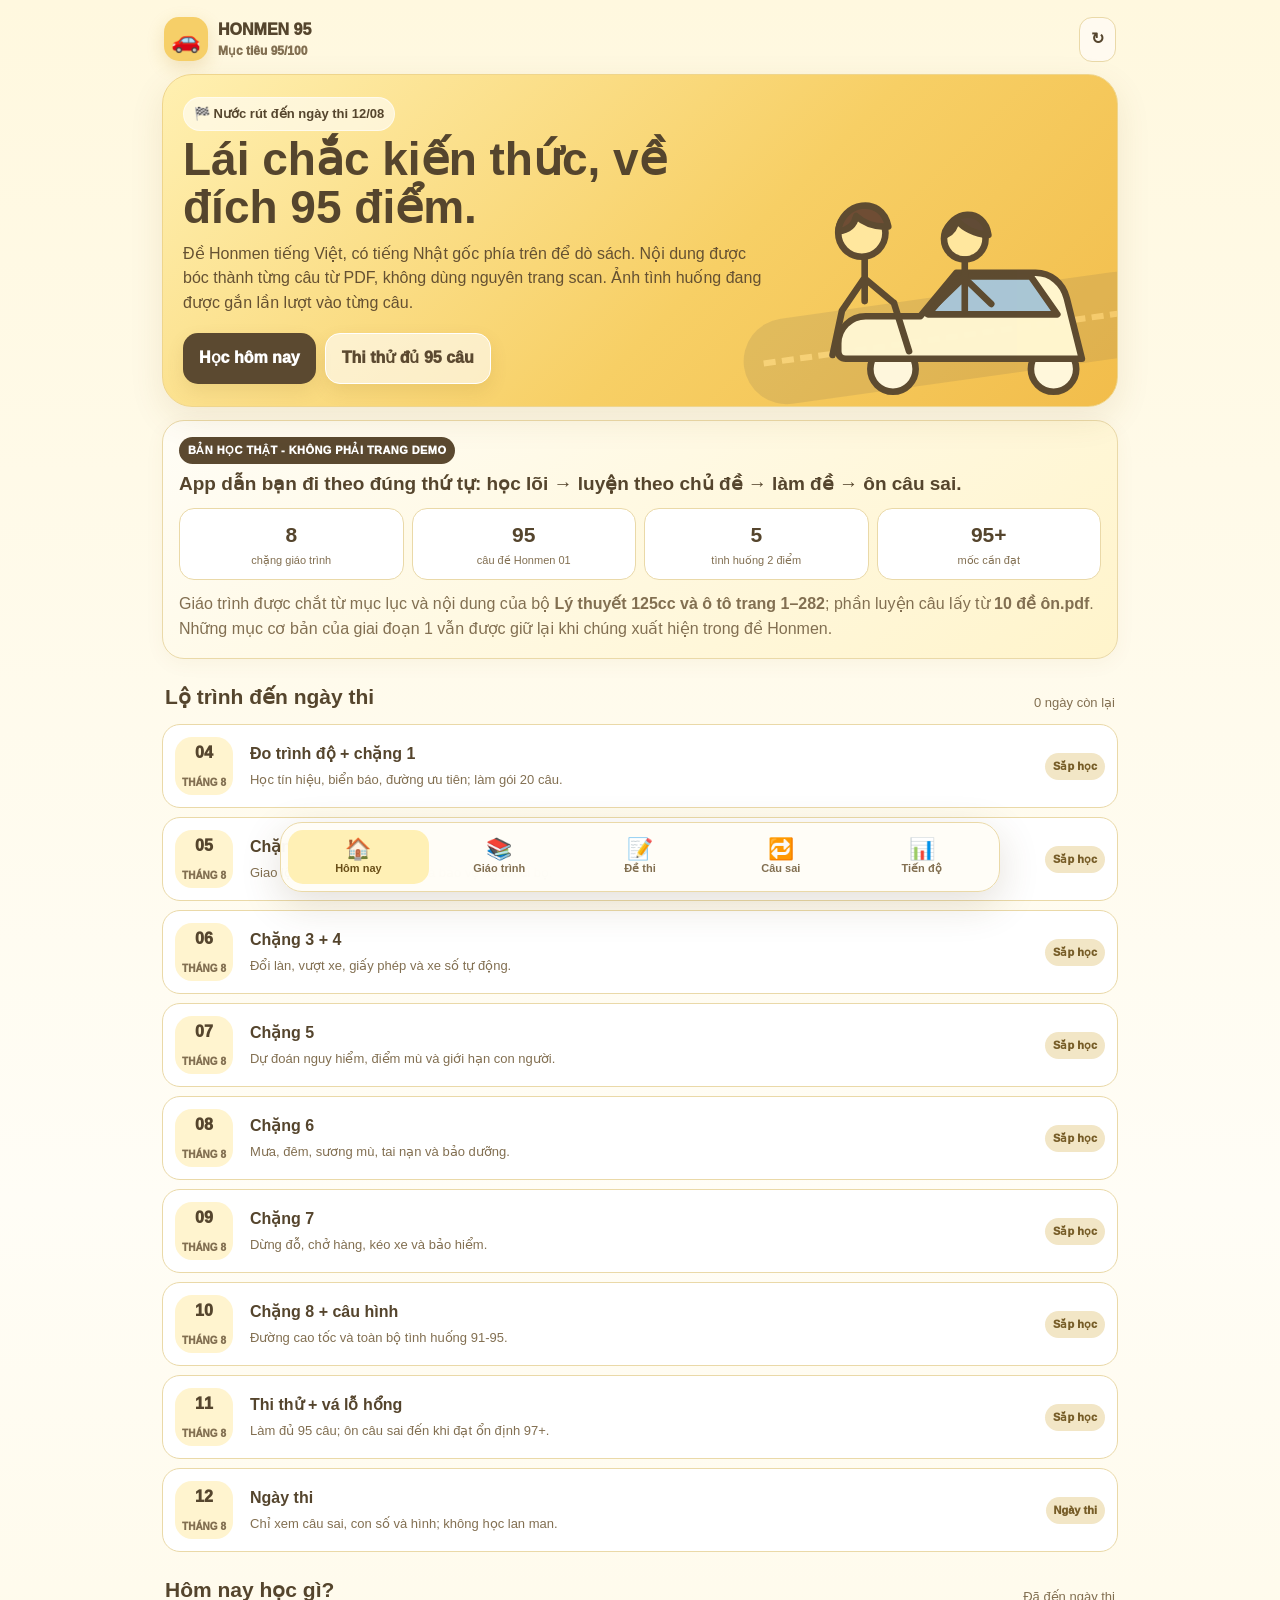
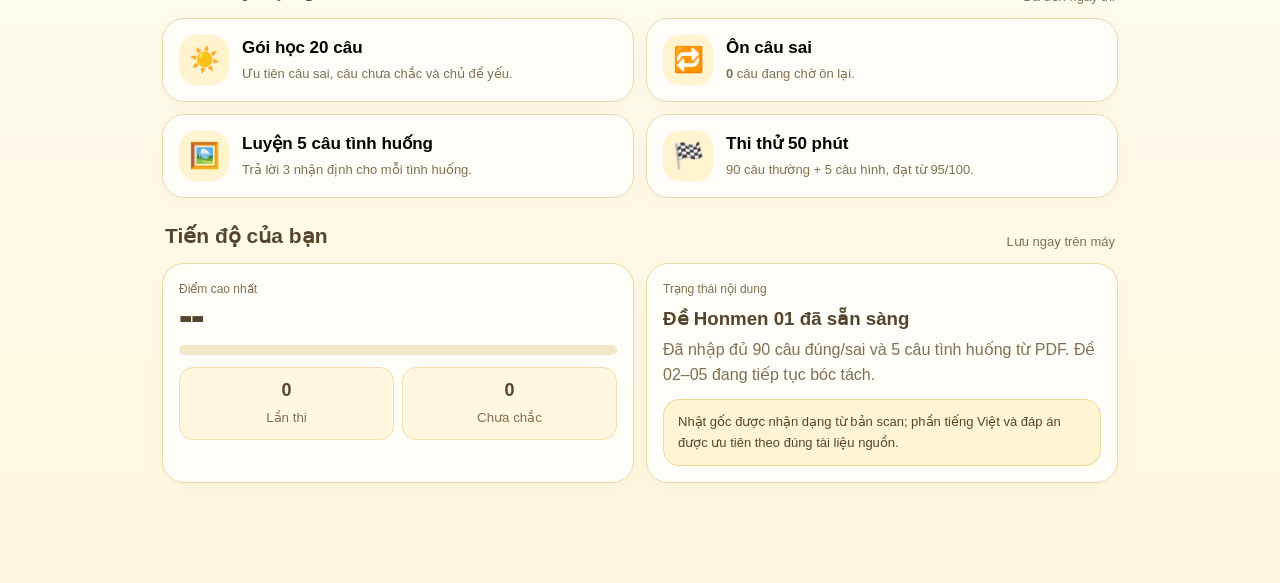
<file: honmen-95.html>
<!doctype html>
<html lang="vi">
<head>
<meta charset="utf-8">
<meta name="viewport" content="width=device-width,initial-scale=1,viewport-fit=cover">
<meta name="theme-color" content="#f6cf68">
<title>Honmen 95 - Luyện thi bằng lái Nhật</title>
<meta name="description" content="App luyện thi Honmen bằng tiếng Việt, có tiếng Nhật gốc, chấm theo mốc 95/100 và lưu câu sai.">
<link rel="stylesheet" href="assets/honmen95/app.css">
</head>
<body>
<div class="app">
<header class="topbar">
 <div class="brand"><div class="brandmark">🚗</div><div>HONMEN 95<div class="tiny">Mục tiêu 95/100</div></div></div>
 <div class="topactions"><button class="iconbtn" id="resetBtn" title="Xóa dữ liệu học">↻</button></div>
</header>
<section id="home" class="view active">
 <div class="hero"><div class="road"></div><div class="tag">🏁 Nước rút đến ngày thi 12/08</div><h1>Lái chắc kiến thức, về đích 95 điểm.</h1><p>Đề Honmen tiếng Việt, có tiếng Nhật gốc phía trên để dò sách. Nội dung được bóc thành từng câu từ PDF, không dùng nguyên trang scan. Ảnh tình huống đang được gắn lần lượt vào từng câu.</p><div class="cta"><button class="btn primary" data-action="daily">Học hôm nay</button><button class="btn soft" data-action="exam">Thi thử đủ 95 câu</button></div><svg class="heroart" viewBox="0 0 360 250" aria-hidden="true"><g fill="none" stroke="#5b4930" stroke-width="7" stroke-linecap="round" stroke-linejoin="round"><circle cx="108" cy="196" r="24" fill="#fff8df"/><circle cx="278" cy="196" r="24" fill="#fff8df"/><path d="M58 185h250l-16-64c-4-16-17-27-33-27h-84l-38 46H79c-16 0-29 13-29 29v8c0 5 3 8 8 8z" fill="#fff6d1"/><path d="M145 138l34-40h75l28 40z" fill="#a8c6d8"/><circle cx="75" cy="52" r="25" fill="#ffe8a0"/><path d="M50 50c3-31 46-39 53-5-14 1-25-3-34-11-2 10-8 15-19 16z" fill="#6d4b34"/><path d="M78 80v44M78 99l-24 35M78 100l31 26M54 134l-10 47M109 126l16 51"/><circle cx="184" cy="58" r="22" fill="#ffe8a0"/><path d="M164 54c4-27 41-30 45 0-14-1-26-7-34-16-1 8-4 13-11 16z" fill="#5e4936"/><path d="M184 80v54M184 98l-29 28M184 100l28 27"/></g></svg></div>
 <div class="appScope card"><div><span class="scopeTag">BẢN HỌC THẬT - KHÔNG PHẢI TRANG DEMO</span><h2>App dẫn bạn đi theo đúng thứ tự: học lõi → luyện theo chủ đề → làm đề → ôn câu sai.</h2></div><div class="scopeGrid"><div><b>8</b><span>chặng giáo trình</span></div><div><b>95</b><span>câu đề Honmen 01</span></div><div><b>5</b><span>tình huống 2 điểm</span></div><div><b>95+</b><span>mốc cần đạt</span></div></div><p>Giáo trình được chắt từ mục lục và nội dung của bộ <b>Lý thuyết 125cc và ô tô trang 1–282</b>; phần luyện câu lấy từ <b>10 đề ôn.pdf</b>. Những mục cơ bản của giai đoạn 1 vẫn được giữ lại khi chúng xuất hiện trong đề Honmen.</p></div>
 <div class="sectiontitle"><h2>Lộ trình đến ngày thi</h2><span id="roadmapStatus"></span></div><div id="roadmap" class="roadmap"></div>
 <div class="sectiontitle"><h2>Hôm nay học gì?</h2><span id="daysLeft"></span></div><div class="grid"><button class="card task" style="text-align:left" data-action="daily"><div class="taskicon">☀️</div><div><h3>Gói học 20 câu</h3><p>Ưu tiên câu sai, câu chưa chắc và chủ đề yếu.</p></div></button><button class="card task" style="text-align:left" data-action="wrong"><div class="taskicon">🔁</div><div><h3>Ôn câu sai</h3><p><b id="wrongCountHome">0</b> câu đang chờ ôn lại.</p></div></button><button class="card task" style="text-align:left" data-action="scenario"><div class="taskicon">🖼️</div><div><h3>Luyện 5 câu tình huống</h3><p>Trả lời 3 nhận định cho mỗi tình huống.</p></div></button><button class="card task" style="text-align:left" data-action="exam"><div class="taskicon">🏁</div><div><h3>Thi thử 50 phút</h3><p>90 câu thường + 5 câu hình, đạt từ 95/100.</p></div></button></div>
 <div class="sectiontitle"><h2>Tiến độ của bạn</h2><span>Lưu ngay trên máy</span></div><div class="grid"><div class="card"><div class="tiny">Điểm cao nhất</div><div class="scorebig" id="bestScore">--</div><div class="meter"><i id="bestMeter" style="width:0"></i></div><div class="statrow"><div class="statpill"><b id="attempts">0</b><small>Lần thi</small></div><div class="statpill"><b id="bookmarks">0</b><small>Chưa chắc</small></div></div></div><div class="card"><div class="tiny">Trạng thái nội dung</div><h3 style="margin:5px 0">Đề Honmen 01 đã sẵn sàng</h3><p style="margin:0;color:var(--muted)">Đã nhập đủ 90 câu đúng/sai và 5 câu tình huống từ PDF. Đề 02–05 đang tiếp tục bóc tách.</p><div class="notice">Nhật gốc được nhận dạng từ bản scan; phần tiếng Việt và đáp án được ưu tiên theo đúng tài liệu nguồn.</div></div></div>
</section>
<section id="learn" class="view"><div class="curriculumHero"><span class="scopeTag">GIÁO TRÌNH CHẮT LỌC HONMEN</span><h1>Không đọc 282 trang theo thứ tự. Học 8 chặng đúng trọng tâm đề.</h1><p>Mỗi chặng ghi rõ trang sách gốc, điểm phải nắm và nhóm câu luyện tương ứng. Hoàn thành lần lượt từ 1 đến 8; khi sai câu nào, quay lại đúng chặng đó.</p></div><div class="sectiontitle"><h2>8 chặng kiến thức</h2><span id="curriculumProgress">0/8 đã học</span></div><div id="curriculumCards" class="curriculumGrid"></div><div id="lessonPanel" class="lessonPanel hidden"></div><div class="sectiontitle"><h2>Luyện nhanh theo cách bạn cần</h2><span>Đề Honmen 01</span></div><div class="examlist"><button class="examitem" data-action="daily"><div class="num">20</div><div class="grow"><h3>Gói học hôm nay</h3><p>Câu sai → câu chưa chắc → câu mới.</p></div><b>›</b></button><button class="examitem" data-action="allPractice"><div class="num">90</div><div class="grow"><h3>Luyện toàn bộ câu thường</h3><p>Biết đúng sai và xem giải thích ngay.</p></div><b>›</b></button><button class="examitem" data-action="scenario"><div class="num">5</div><div class="grow"><h3>Câu tình huống</h3><p>Mỗi tình huống đúng cả 3 ý mới được 2 điểm.</p></div><b>›</b></button><button class="examitem" data-action="bookmarked"><div class="num">★</div><div class="grow"><h3>Câu đã đánh dấu chưa chắc</h3><p>Ôn lại dù lần trước bạn trả lời đúng.</p></div><b>›</b></button></div><div class="sectiontitle"><h2>Nhóm câu trong đề</h2><span id="topicSummary"></span></div><div id="topicCards" class="grid"></div></section>
<section id="exams" class="view"><div class="sectiontitle"><h2>Đề thi Honmen</h2><span>Đạt từ 95/100</span></div><div class="examlist"><button class="examitem" data-action="exam"><div class="num">01</div><div class="grow"><h3>Đề Honmen 01</h3><p>95 câu · 50 phút · tiếng Việt + Nhật gốc.</p></div><b>Bắt đầu</b></button><div class="examitem disabled"><div class="num">02</div><div class="grow"><h3>Đề Honmen 02</h3><p>Đang bóc tách từ PDF.</p></div><b>Khóa</b></div><div class="examitem disabled"><div class="num">03</div><div class="grow"><h3>Đề Honmen 03</h3><p>Đang bóc tách từ PDF.</p></div><b>Khóa</b></div><div class="examitem disabled"><div class="num">04</div><div class="grow"><h3>Đề Honmen 04</h3><p>Đang bóc tách từ PDF.</p></div><b>Khóa</b></div><div class="examitem disabled"><div class="num">05</div><div class="grow"><h3>Đề Honmen 05</h3><p>Đang bóc tách từ PDF.</p></div><b>Khóa</b></div></div></section>
<section id="wrong" class="view"><div class="sectiontitle"><h2>Câu sai & chưa chắc</h2><span id="wrongSummary"></span></div><div class="grid"><button class="card task" style="text-align:left" data-action="wrong"><div class="taskicon">❌</div><div><h3>Ôn câu sai</h3><p id="wrongIntro">Chưa có câu sai.</p></div></button><button class="card task" style="text-align:left" data-action="bookmarked"><div class="taskicon">★</div><div><h3>Ôn câu chưa chắc</h3><p id="bookmarkIntro">Chưa có câu đánh dấu.</p></div></button></div><div class="sectiontitle"><h2>Danh sách gần đây</h2></div><div id="wrongList" class="wronglist"></div></section>
<section id="stats" class="view"><div class="sectiontitle"><h2>Tiến độ</h2><span>Thi đậu khi ≥95</span></div><div id="history"></div><div class="sectiontitle"><h2>Chủ đề cần củng cố</h2></div><div id="topicStats" class="card"></div><p class="footerNote">Nguồn duy nhất: bộ “Lý thuyết 125cc và ô tô trang 1–282” và “10 đề ôn.pdf”. Không bổ sung câu ngoài tài liệu.</p></section>
<section id="quiz" class="view"><div class="questionShell"><div class="quizhead"><div class="quizheadin"><button class="back" id="quitQuiz">‹</button><div class="progresswrap"><div class="quizmeta"><span id="quizCounter">Câu 1/20</span><span id="quizMode"></span></div><div class="progressline"><i id="quizProgress"></i></div></div><div id="timer" class="timer hidden">50:00</div><button class="iconbtn" id="paletteBtn">▦</button></div></div><div id="questionMount"></div></div></section><section id="result" class="view"><div class="questionShell"><div id="resultMount"></div></div></section>
</div>
<nav class="bottomnav" id="bottomnav"><button class="navbtn active" data-view="home"><span>🏠</span>Hôm nay</button><button class="navbtn" data-view="learn"><span>📚</span>Giáo trình</button><button class="navbtn" data-view="exams"><span>📝</span>Đề thi</button><button class="navbtn" data-view="wrong"><span>🔁</span>Câu sai</button><button class="navbtn" data-view="stats"><span>📊</span>Tiến độ</button></nav><div id="modal" class="modal"><div class="sheet"><div class="sheethead"><h2>Danh sách câu</h2><button class="close" id="closeModal">×</button></div><div id="palette" class="palette"></div></div></div>
<script>window.HONMEN_IMAGES={};</script><script src="assets/honmen95/data-r1.js"></script><script src="assets/honmen95/data-r2.js"></script><script src="assets/honmen95/data-r3.js"></script><script src="assets/honmen95/data-r4.js"></script><script src="assets/honmen95/data-r5.js"></script><script src="assets/honmen95/data-s.js"></script><script src="assets/honmen95/data-init.js"></script><script src="assets/honmen95/app-a.js"></script><script src="assets/honmen95/curriculum.js"></script><script src="assets/honmen95/app-b.js"></script>
</body></html>
</file>
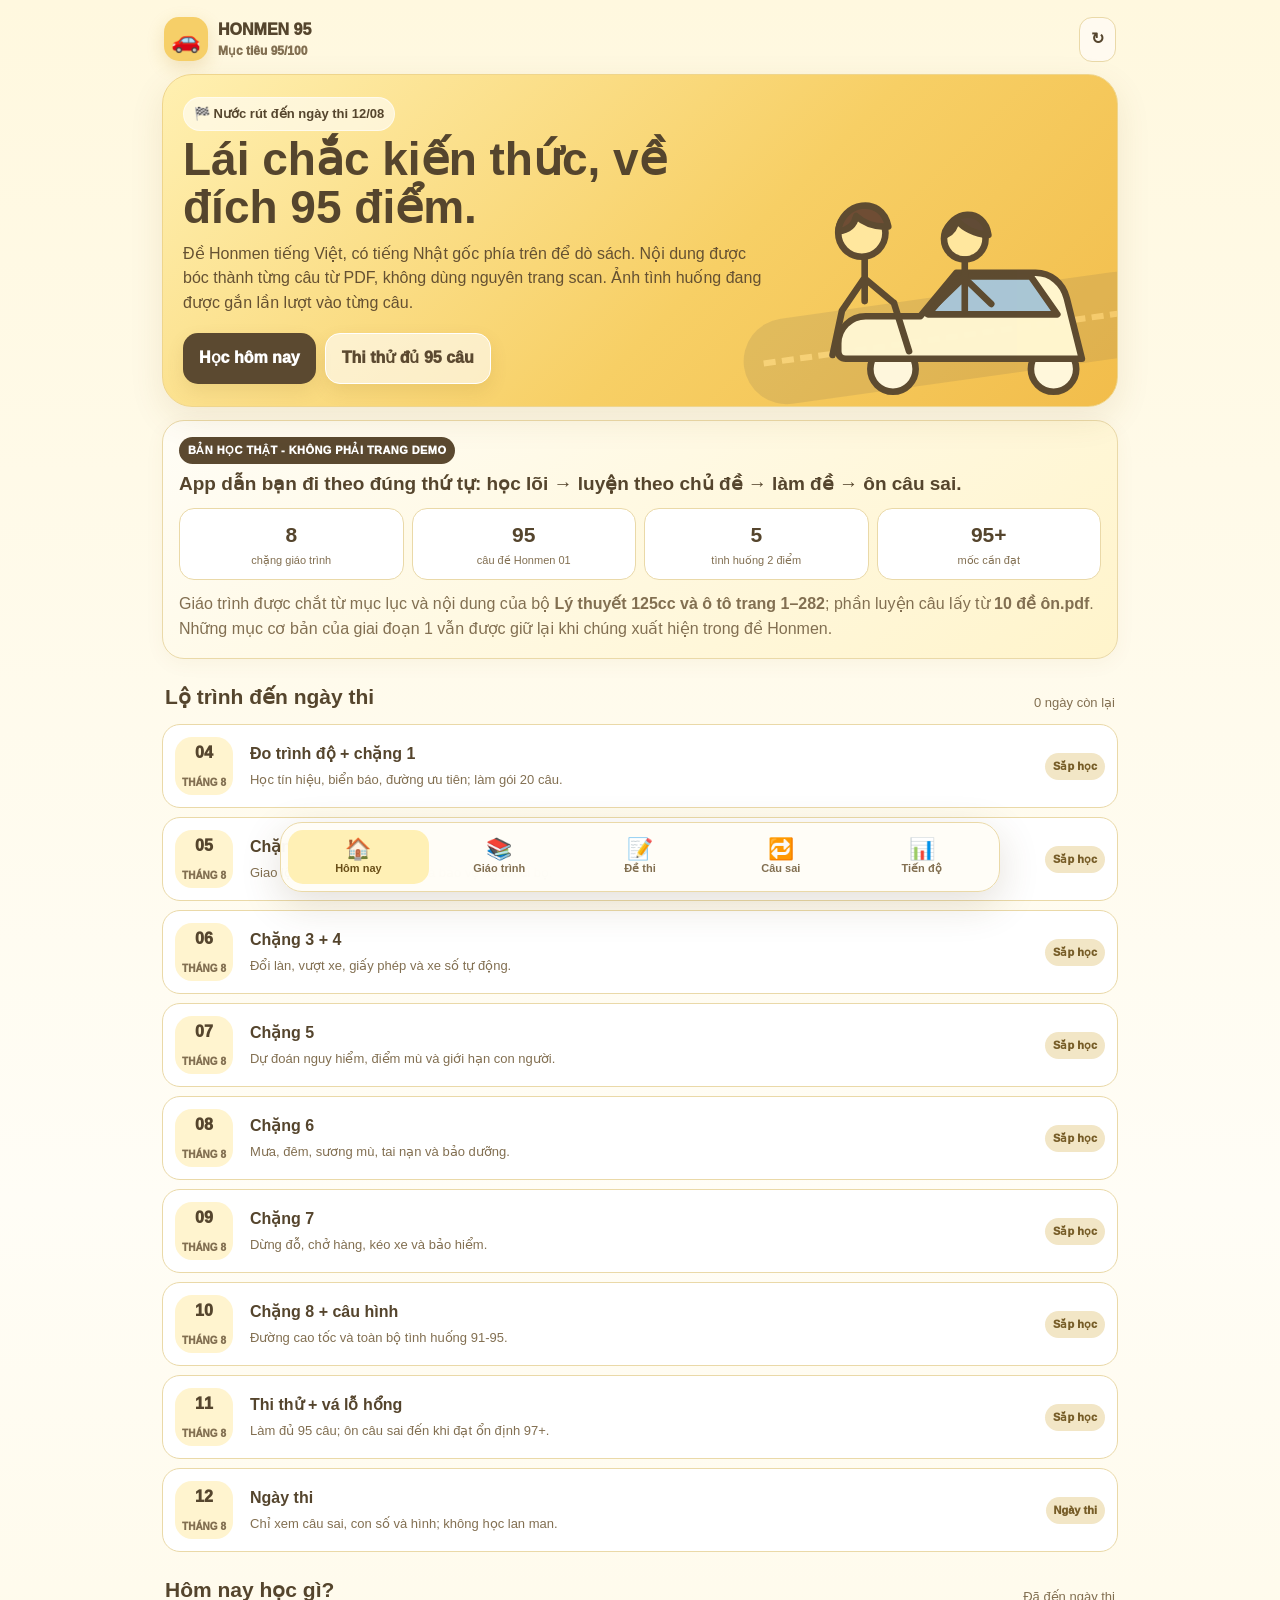
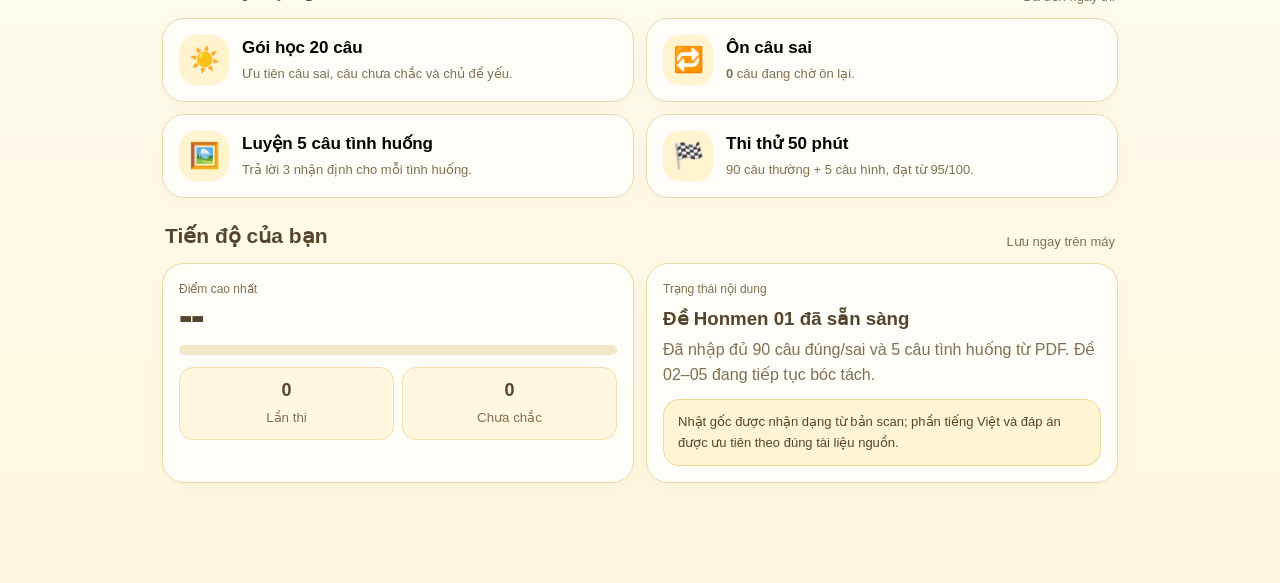
<file: honmen95.html>
<!doctype html><html lang="vi"><head><meta charset="utf-8"><meta name="viewport" content="width=device-width,initial-scale=1"><meta http-equiv="refresh" content="0;url=honmen-95.html?v=20260804-1125"><title>Đang mở Honmen 95</title><style>body{font-family:system-ui;background:#fff8df;color:#55452d;display:grid;place-items:center;min-height:100vh;margin:0;text-align:center;padding:24px}a{display:inline-block;background:#f6cf68;color:#55452d;font-weight:800;padding:14px 18px;border-radius:16px;text-decoration:none}</style></head><body><main><h1>🚗 Honmen 95</h1><p>Đang mở bản mới…</p><a href="honmen-95.html?v=20260804-1125">Bấm vào đây nếu trang chưa tự mở</a></main><script>location.replace('honmen-95.html?v=20260804-1125')</script></body></html>
</file>
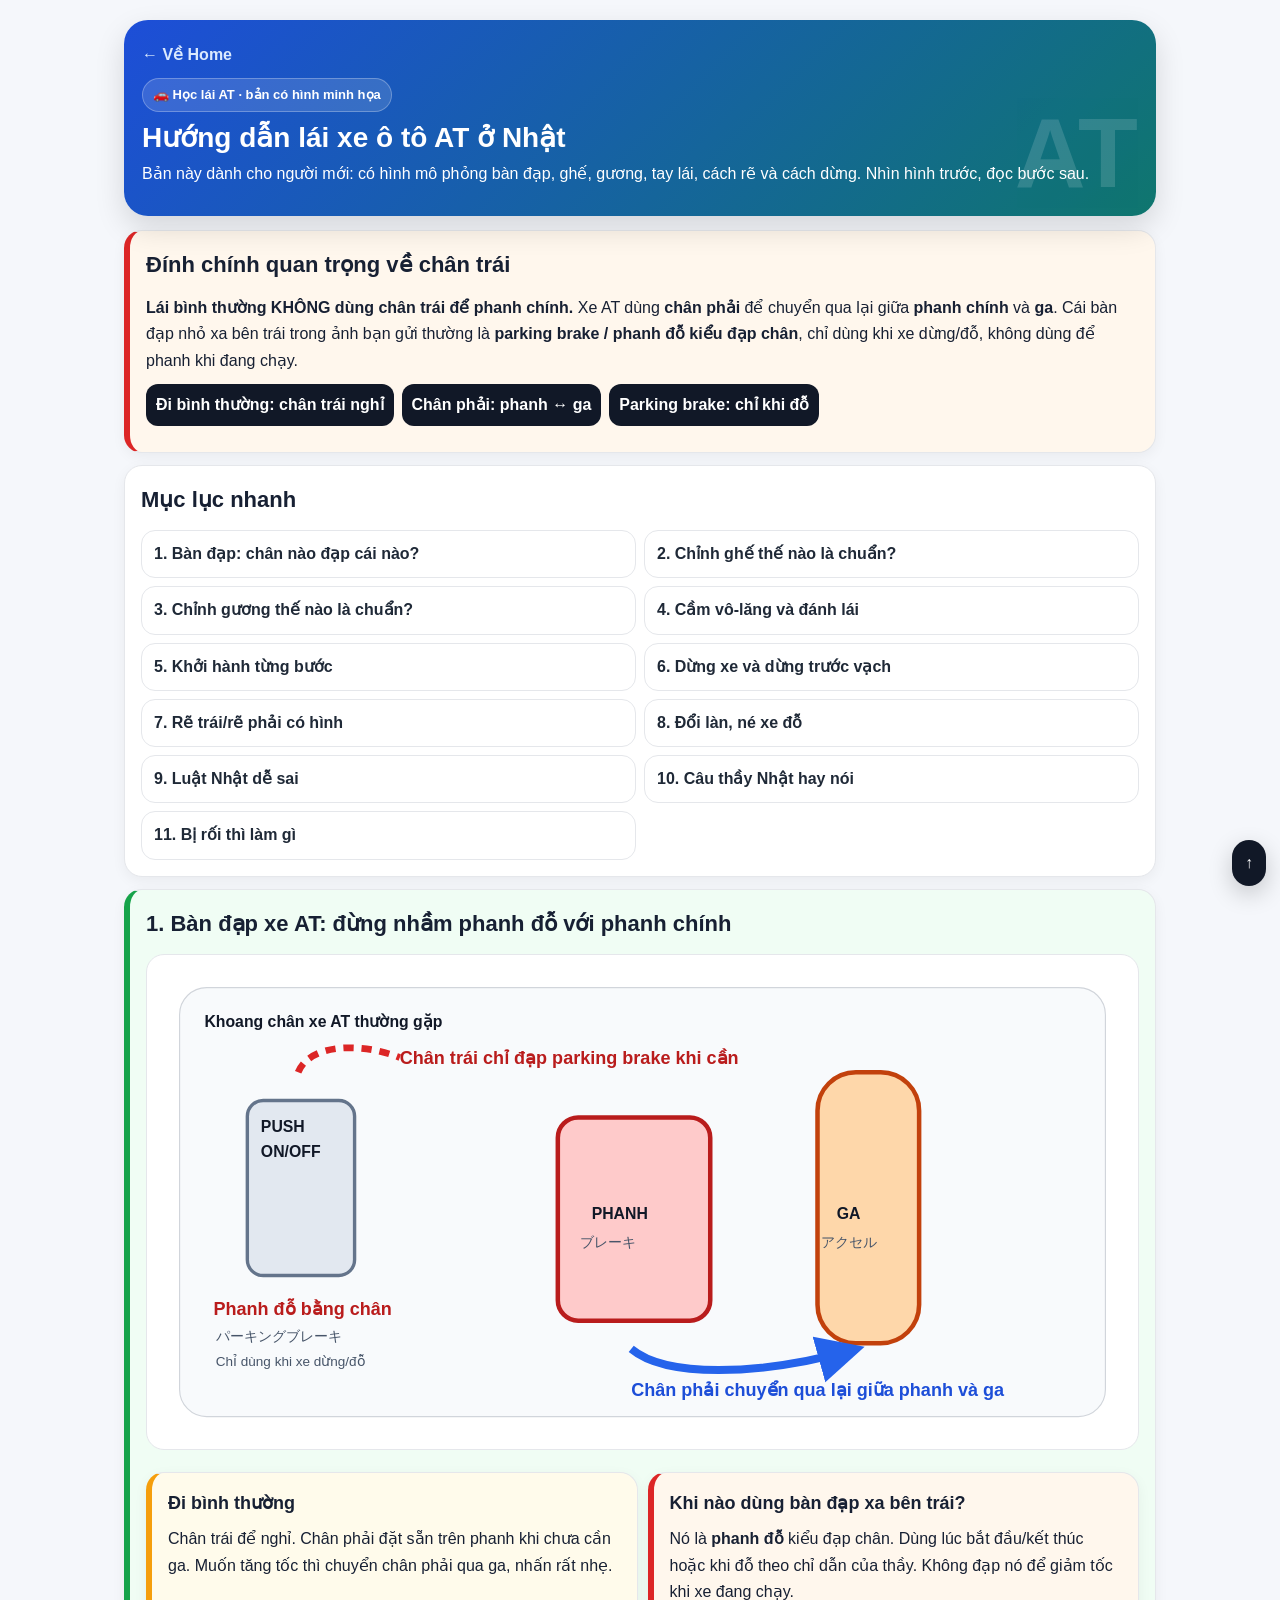
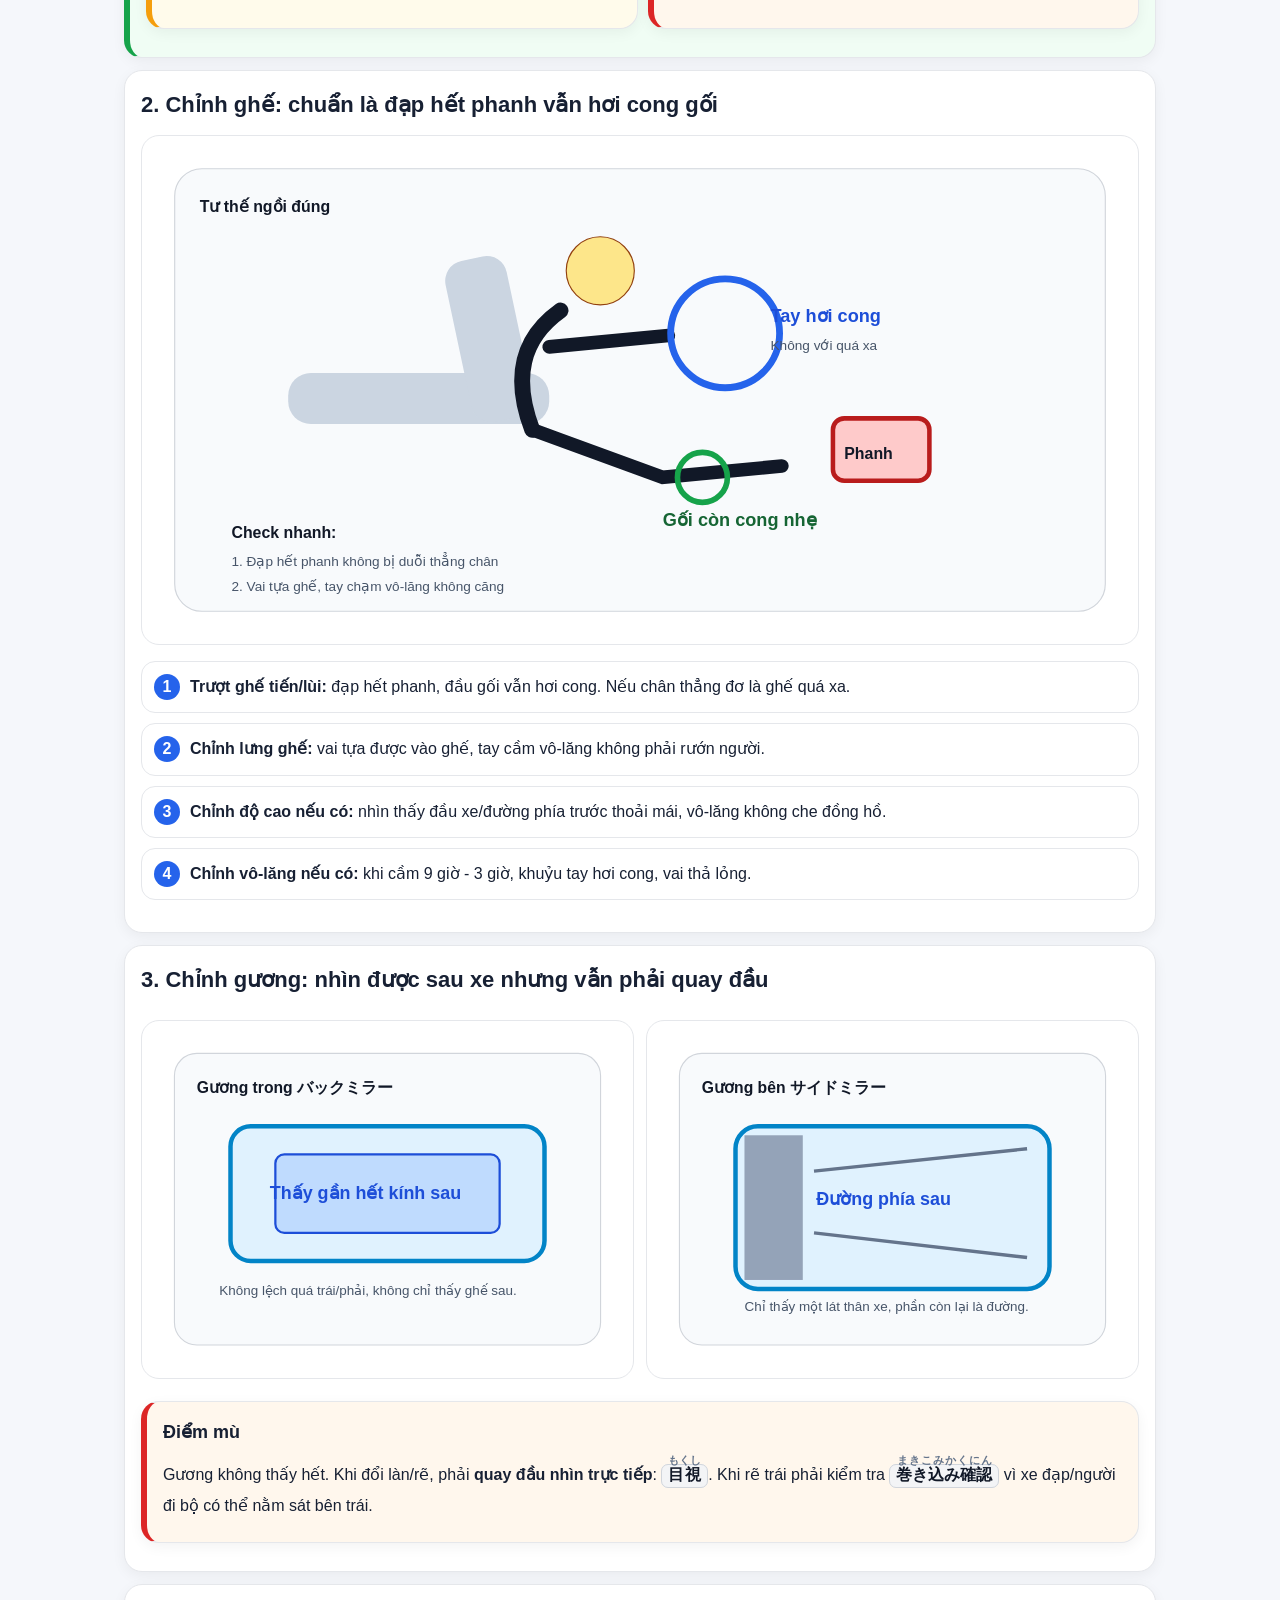
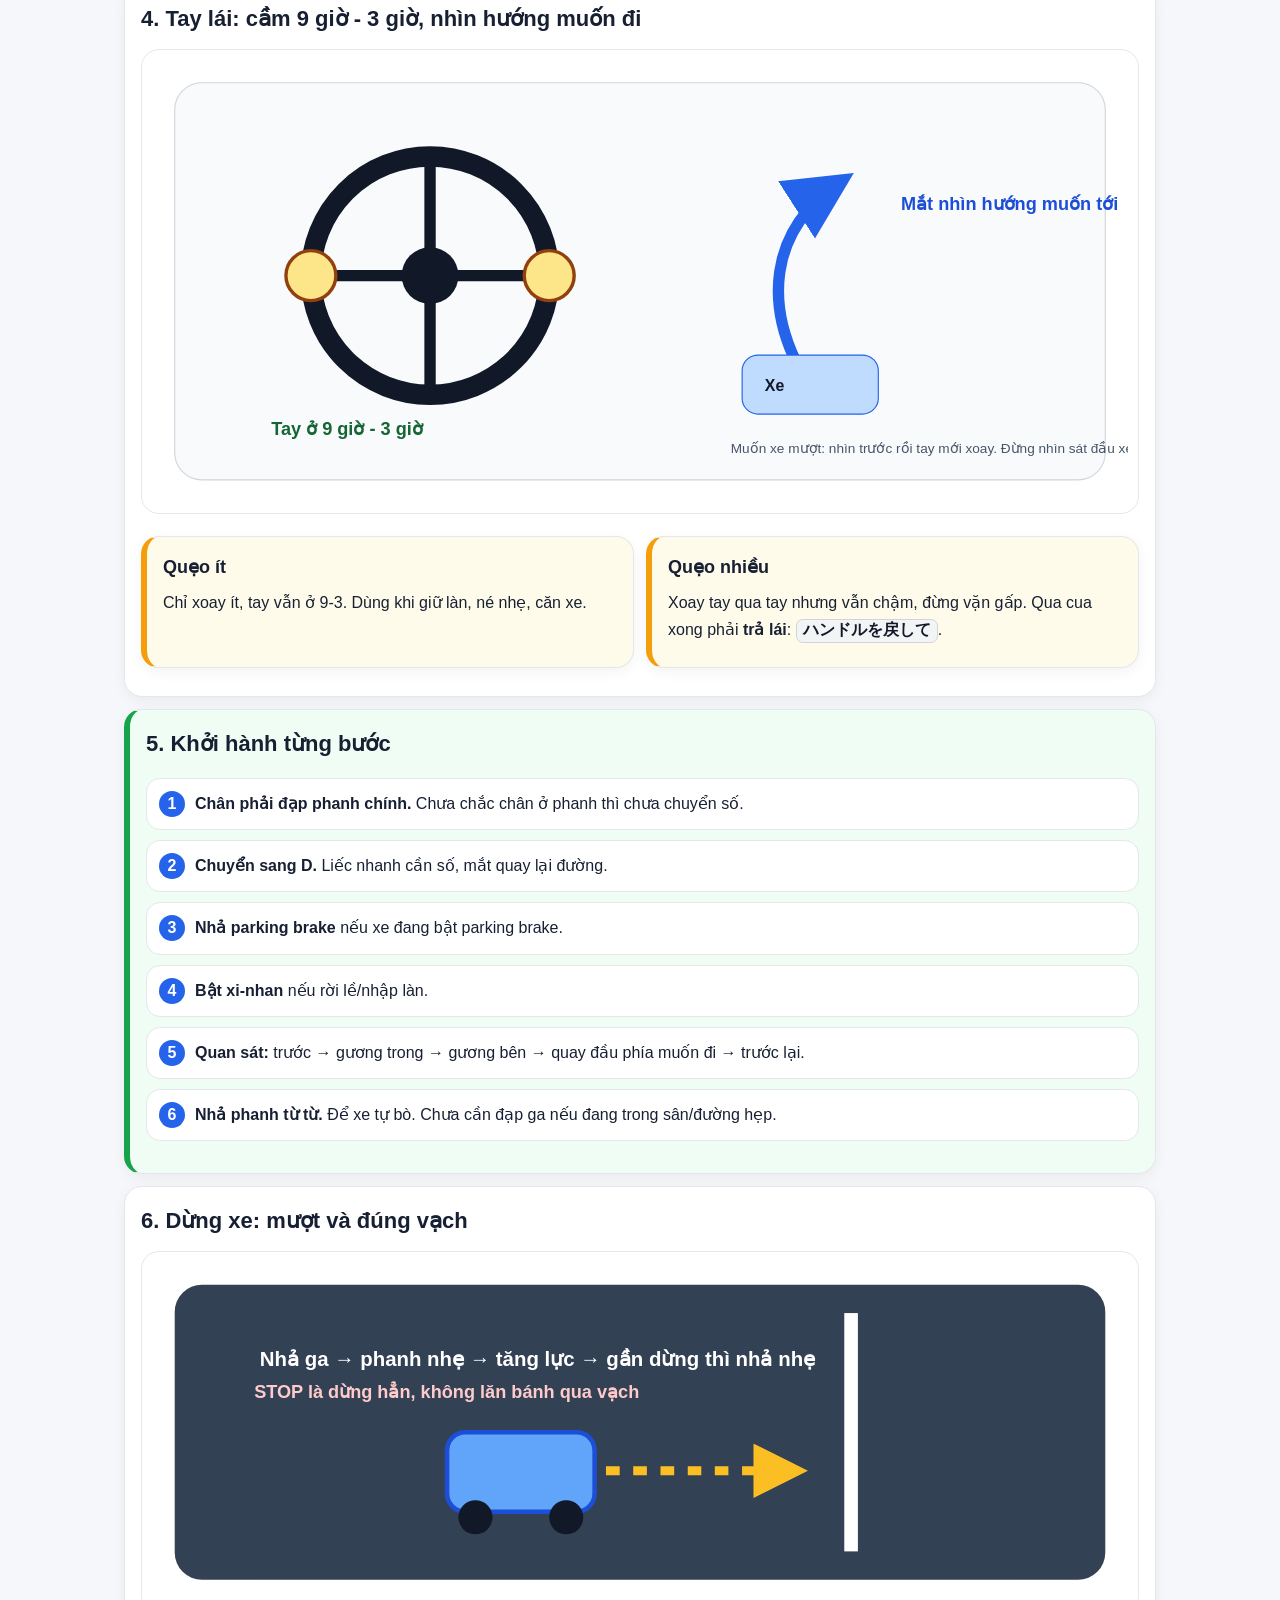
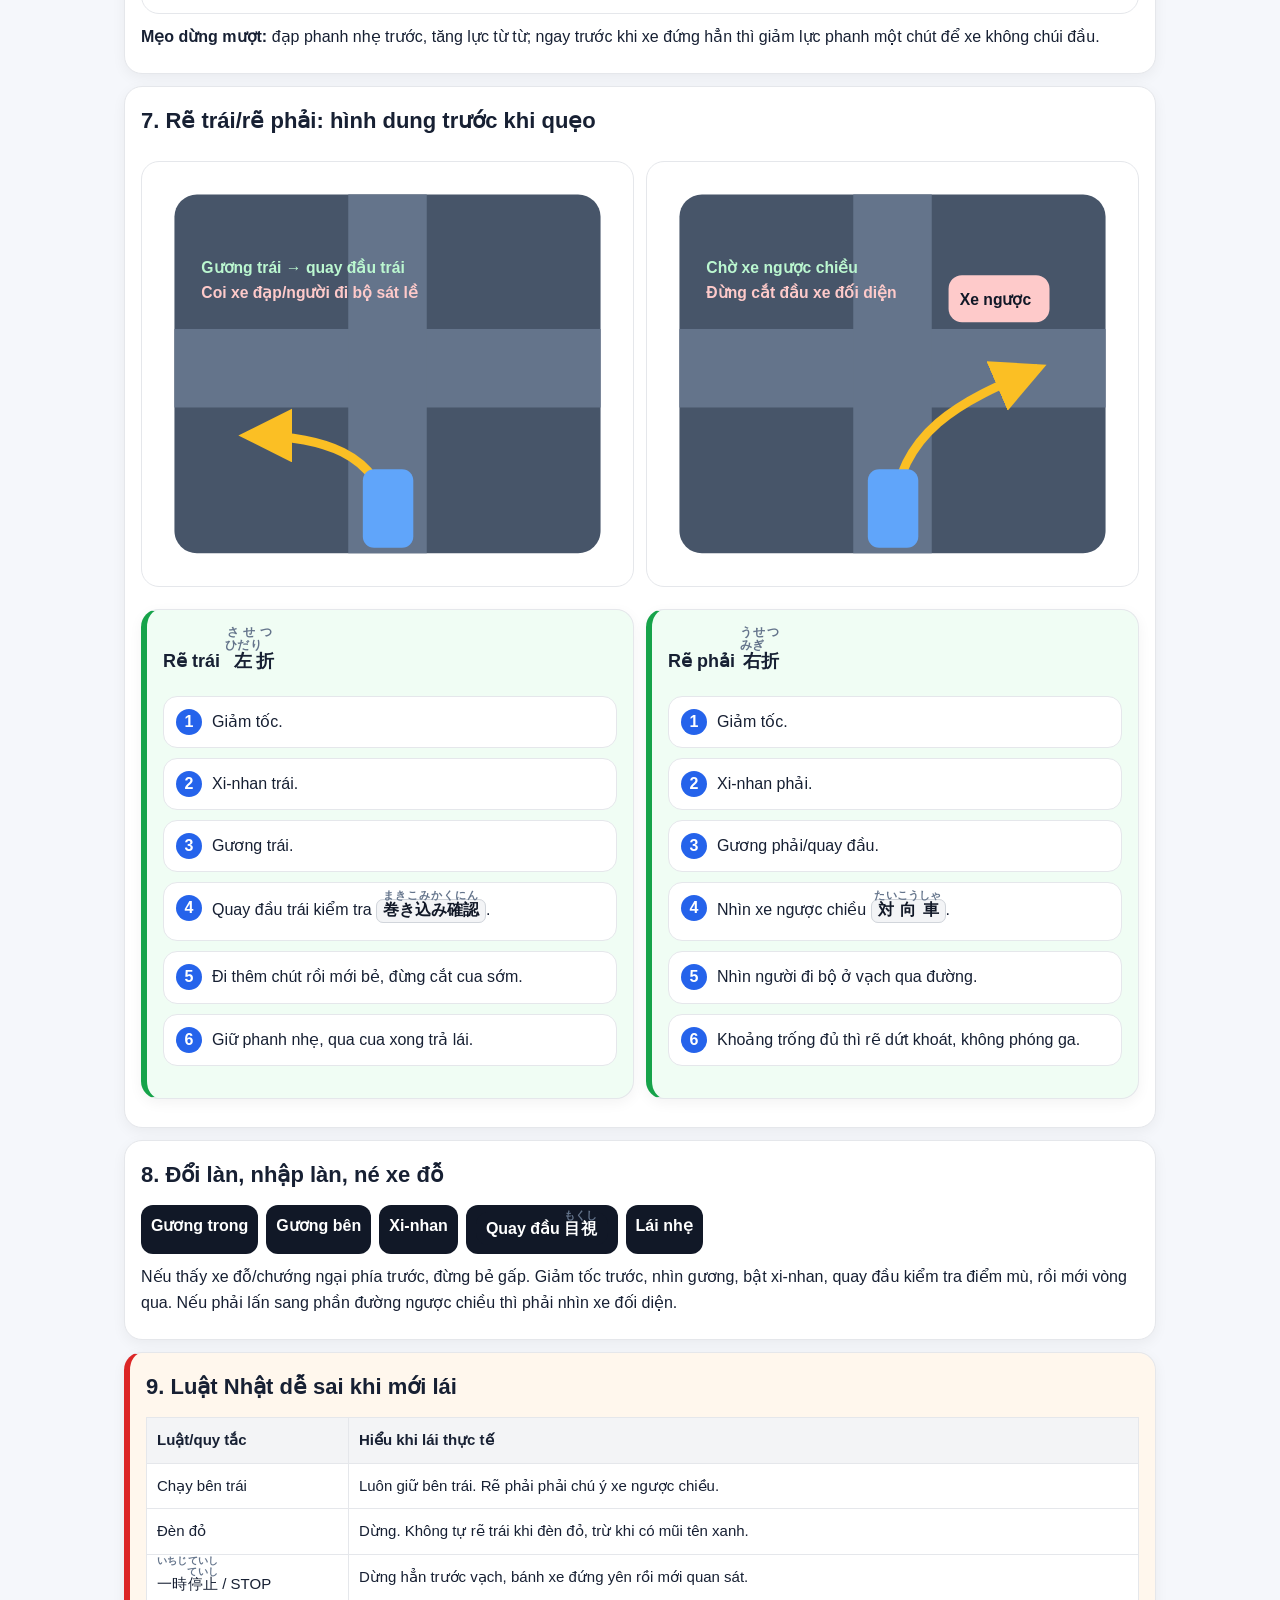
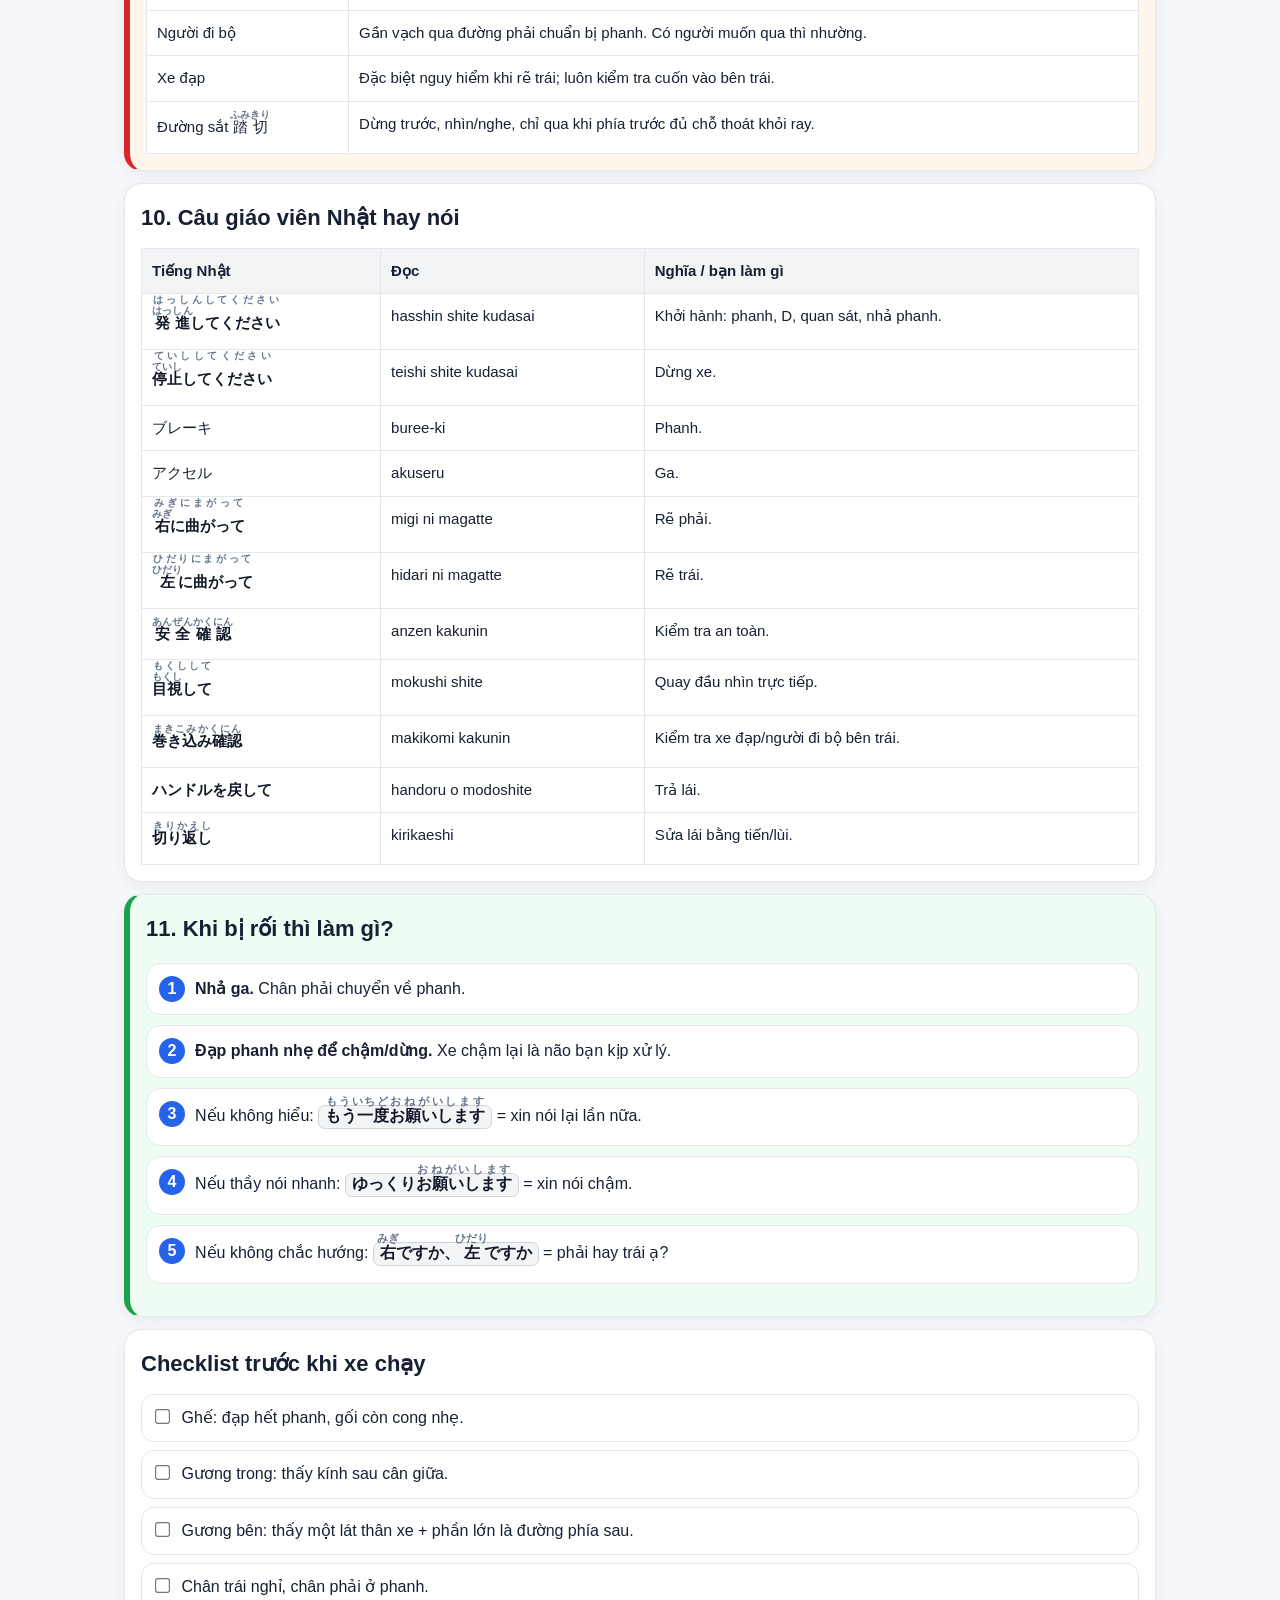
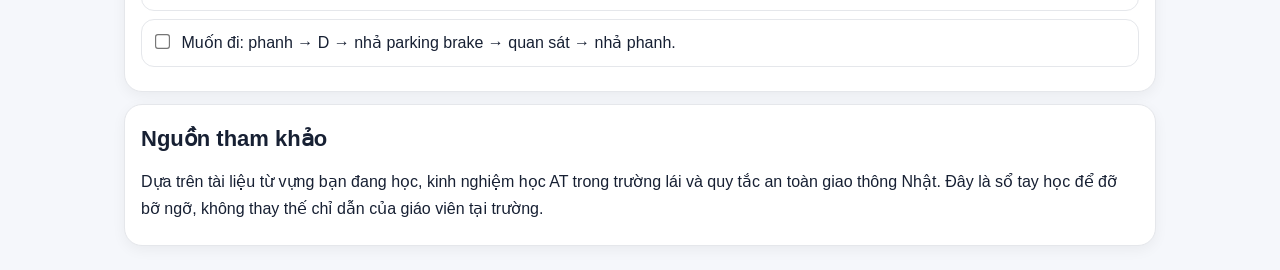
<file: huong-dan-lai-xe.html>
<!doctype html>
<html lang="vi">
<head>
<meta charset="utf-8">
<meta name="viewport" content="width=device-width, initial-scale=1">
<title>Hướng dẫn lái xe AT cho người mới</title>
<meta name="description" content="Hướng dẫn lái xe ô tô AT cho người mới ở Nhật có hình minh họa: bàn đạp, ghế, gương, tay lái, rẽ, dừng, luật và câu giáo viên Nhật hay nói.">
<link rel="icon" href="assets/icon.svg" type="image/svg+xml">
<style>
:root{--bg:#f5f7fb;--card:#fff;--ink:#172033;--muted:#667085;--blue:#2563eb;--green:#16a34a;--orange:#f59e0b;--red:#dc2626;--line:#e5e7eb;--dark:#111827}*{box-sizing:border-box}html{scroll-behavior:smooth}body{margin:0;background:var(--bg);color:var(--ink);font-family:-apple-system,BlinkMacSystemFont,"Segoe UI",Roboto,"Noto Sans",Arial,sans-serif;line-height:1.64}.wrap{max-width:1060px;margin:0 auto;padding:14px}.hero{background:linear-gradient(135deg,#1d4ed8,#0f766e);color:#fff;border-radius:24px;padding:22px 18px;margin:6px 0 14px;box-shadow:0 12px 30px #0002;position:relative;overflow:hidden}.hero:after{content:"AT";position:absolute;right:18px;bottom:-18px;font-size:98px;font-weight:900;opacity:.14}.back{display:inline-block;color:#dbeafe;text-decoration:none;font-weight:800;margin-bottom:10px}.pill{display:inline-block;padding:5px 10px;background:#ffffff22;border:1px solid #ffffff44;border-radius:999px;font-size:13px;font-weight:800}h1{font-size:28px;line-height:1.12;margin:10px 0 8px}h2{font-size:22px;margin:0 0 12px}h3{font-size:18px;margin:0 0 8px}p{margin:7px 0}.card{background:var(--card);border:1px solid var(--line);border-radius:18px;padding:16px;margin:12px 0;box-shadow:0 4px 14px #0000000d}.warn{border-left:6px solid var(--red);background:#fff7ed}.ok{border-left:6px solid var(--green);background:#f0fdf4}.note{border-left:6px solid var(--blue);background:#eff6ff}.tip{border-left:6px solid var(--orange);background:#fffbeb}.grid{display:grid;grid-template-columns:repeat(2,minmax(0,1fr));gap:12px}.grid3{display:grid;grid-template-columns:repeat(3,minmax(0,1fr));gap:12px}@media(max-width:820px){.grid,.grid3{grid-template-columns:1fr}.wrap{padding:10px}h1{font-size:25px}}.toc{display:grid;grid-template-columns:repeat(2,minmax(0,1fr));gap:8px}.toc a{display:block;text-decoration:none;color:#1f2937;background:#fff;border:1px solid var(--line);border-radius:14px;padding:10px 12px;font-weight:800}@media(max-width:620px){.toc{grid-template-columns:1fr}}.step{counter-reset:item;padding-left:0}.step li{list-style:none;margin:10px 0;padding:12px 12px 12px 48px;border:1px solid var(--line);border-radius:14px;background:#fff;position:relative}.step li:before{counter-increment:item;content:counter(item);position:absolute;left:12px;top:12px;width:26px;height:26px;border-radius:50%;background:var(--blue);color:#fff;display:grid;place-items:center;font-weight:900}.kbd{font-family:ui-monospace,SFMono-Regular,Menlo,monospace;background:#f3f4f6;border:1px solid #d1d5db;border-radius:7px;padding:2px 6px}.jp{font-weight:800;color:#111827}.danger{color:#b91c1c;font-weight:900}.good{color:#166534;font-weight:900}.mini{font-size:13px;color:var(--muted)}table{border-collapse:collapse;width:100%;font-size:15px;background:#fff}th,td{border:1px solid var(--line);padding:10px;text-align:left;vertical-align:top}th{background:#f3f4f6}.formula{display:flex;gap:8px;flex-wrap:wrap;margin:10px 0}.formula span{background:var(--dark);color:#fff;border-radius:12px;padding:8px 10px;font-weight:800}.diagram{background:#fff;border:1px solid var(--line);border-radius:18px;padding:10px;margin:10px 0;overflow:hidden}.diagram svg{width:100%;height:auto;display:block}.label{font-size:14px;font-weight:800;fill:#111827}.small{font-size:12px;fill:#475569}.redtxt{fill:#b91c1c;font-weight:900}.greentxt{fill:#166534;font-weight:900}.bluetxt{fill:#1d4ed8;font-weight:900}.orangetxt{fill:#92400e;font-weight:900}.checklist label{display:block;background:#fff;border:1px solid var(--line);border-radius:13px;margin:8px 0;padding:10px}.checklist input{transform:scale(1.15);margin-right:8px}.topbtn{position:fixed;right:14px;bottom:14px;background:#111827;color:#fff;text-decoration:none;border-radius:999px;padding:10px 13px;font-weight:900;box-shadow:0 8px 24px #0003}ruby{ruby-position:over;line-height:2.05}rt{font-size:.68em;color:#64748b;font-weight:800;letter-spacing:.02em}.two{display:grid;grid-template-columns:1fr 1fr;gap:10px}@media(max-width:780px){.two{grid-template-columns:1fr}}
</style>
</head>
<body>
<main class="wrap" id="top">
  <section class="hero">
    <a class="back" href="index.html">← Về Home</a><br>
    <span class="pill">🚗 Học lái AT · bản có hình minh họa</span>
    <h1>Hướng dẫn lái xe ô tô AT ở Nhật</h1>
    <p>Bản này dành cho người mới: có hình mô phỏng bàn đạp, ghế, gương, tay lái, cách rẽ và cách dừng. Nhìn hình trước, đọc bước sau.</p>
  </section>

  <section class="card warn">
    <h2>Đính chính quan trọng về chân trái</h2>
    <p><b>Lái bình thường KHÔNG dùng chân trái để phanh chính.</b> Xe AT dùng <b>chân phải</b> để chuyển qua lại giữa <b>phanh chính</b> và <b>ga</b>. Cái bàn đạp nhỏ xa bên trái trong ảnh bạn gửi thường là <b>parking brake / phanh đỗ kiểu đạp chân</b>, chỉ dùng khi xe dừng/đỗ, không dùng để phanh khi đang chạy.</p>
    <div class="formula"><span>Đi bình thường: chân trái nghỉ</span><span>Chân phải: phanh ↔ ga</span><span>Parking brake: chỉ khi đỗ</span></div>
  </section>

  <section class="card">
    <h2>Mục lục nhanh</h2>
    <div class="toc">
      <a href="#pedals">1. Bàn đạp: chân nào đạp cái nào?</a>
      <a href="#seat">2. Chỉnh ghế thế nào là chuẩn?</a>
      <a href="#mirror">3. Chỉnh gương thế nào là chuẩn?</a>
      <a href="#wheel">4. Cầm vô-lăng và đánh lái</a>
      <a href="#start">5. Khởi hành từng bước</a>
      <a href="#stop">6. Dừng xe và dừng trước vạch</a>
      <a href="#turn">7. Rẽ trái/rẽ phải có hình</a>
      <a href="#lane">8. Đổi làn, né xe đỗ</a>
      <a href="#rules">9. Luật Nhật dễ sai</a>
      <a href="#teacher">10. Câu thầy Nhật hay nói</a>
      <a href="#panic">11. Bị rối thì làm gì</a>
    </div>
  </section>

  <section id="pedals" class="card ok">
    <h2>1. Bàn đạp xe AT: đừng nhầm phanh đỗ với phanh chính</h2>
    <div class="diagram">
      <svg viewBox="0 0 860 420" role="img" aria-label="Sơ đồ bàn đạp xe AT">
        <rect x="20" y="20" width="820" height="380" rx="24" fill="#f8fafc" stroke="#d1d5db"/>
        <text x="42" y="55" class="label">Khoang chân xe AT thường gặp</text>
        <rect x="80" y="120" width="95" height="155" rx="14" fill="#e2e8f0" stroke="#64748b" stroke-width="3"/>
        <text x="92" y="148" class="label">PUSH</text><text x="92" y="170" class="label">ON/OFF</text>
        <text x="50" y="310" class="redtxt">Phanh đỗ bằng chân</text>
        <text x="52" y="333" class="small">パーキングブレーキ</text>
        <text x="52" y="355" class="small">Chỉ dùng khi xe dừng/đỗ</text>
        <rect x="355" y="135" width="135" height="180" rx="18" fill="#fecaca" stroke="#b91c1c" stroke-width="4"/>
        <text x="385" y="225" class="label">PHANH</text>
        <text x="375" y="250" class="small">ブレーキ</text>
        <rect x="585" y="95" width="90" height="240" rx="34" fill="#fed7aa" stroke="#c2410c" stroke-width="4"/>
        <text x="602" y="225" class="label">GA</text>
        <text x="588" y="250" class="small">アクセル</text>
        <path d="M420 340 C450 365 530 365 620 340" fill="none" stroke="#2563eb" stroke-width="7" marker-end="url(#arr)"/>
        <text x="420" y="382" class="bluetxt">Chân phải chuyển qua lại giữa phanh và ga</text>
        <path d="M125 95 C135 70 180 68 215 82" fill="none" stroke="#dc2626" stroke-width="6" stroke-dasharray="9 7"/>
        <text x="215" y="88" class="redtxt">Chân trái chỉ đạp parking brake khi cần</text>
        <defs><marker id="arr" markerWidth="10" markerHeight="10" refX="5" refY="3" orient="auto"><path d="M0,0 L0,6 L6,3 z" fill="#2563eb"/></marker></defs>
      </svg>
    </div>
    <div class="two">
      <div class="card tip"><h3>Đi bình thường</h3><p>Chân trái để nghỉ. Chân phải đặt sẵn trên phanh khi chưa cần ga. Muốn tăng tốc thì chuyển chân phải qua ga, nhấn rất nhẹ.</p></div>
      <div class="card warn"><h3>Khi nào dùng bàn đạp xa bên trái?</h3><p>Nó là <b>phanh đỗ</b> kiểu đạp chân. Dùng lúc bắt đầu/kết thúc hoặc khi đỗ theo chỉ dẫn của thầy. Không đạp nó để giảm tốc khi xe đang chạy.</p></div>
    </div>
  </section>

  <section id="seat" class="card">
    <h2>2. Chỉnh ghế: chuẩn là đạp hết phanh vẫn hơi cong gối</h2>
    <div class="diagram">
      <svg viewBox="0 0 860 430" role="img" aria-label="Sơ đồ chỉnh ghế lái">
        <rect x="20" y="20" width="820" height="390" rx="24" fill="#f8fafc" stroke="#d1d5db"/>
        <text x="42" y="58" class="label">Tư thế ngồi đúng</text>
        <rect x="120" y="200" width="230" height="45" rx="20" fill="#cbd5e1"/>
        <rect x="255" y="105" width="55" height="145" rx="18" fill="#cbd5e1" transform="rotate(-12 255 105)"/>
        <circle cx="395" cy="110" r="30" fill="#fde68a" stroke="#92400e"/>
        <path d="M360 145 C325 170 318 205 335 250" fill="none" stroke="#111827" stroke-width="14" stroke-linecap="round"/>
        <path d="M350 177 L455 167" stroke="#111827" stroke-width="12" stroke-linecap="round"/>
        <path d="M335 250 L450 292 L555 282" stroke="#111827" stroke-width="12" stroke-linecap="round" fill="none"/>
        <rect x="600" y="240" width="85" height="55" rx="10" fill="#fecaca" stroke="#b91c1c" stroke-width="4"/>
        <text x="610" y="276" class="label">Phanh</text>
        <circle cx="485" cy="292" r="22" fill="none" stroke="#16a34a" stroke-width="5"/>
        <text x="450" y="335" class="greentxt">Gối còn cong nhẹ</text>
        <circle cx="505" cy="165" r="48" fill="none" stroke="#2563eb" stroke-width="6"/>
        <text x="545" y="155" class="bluetxt">Tay hơi cong</text>
        <text x="545" y="180" class="small">Không với quá xa</text>
        <text x="70" y="345" class="label">Check nhanh:</text>
        <text x="70" y="370" class="small">1. Đạp hết phanh không bị duỗi thẳng chân</text>
        <text x="70" y="392" class="small">2. Vai tựa ghế, tay chạm vô-lăng không căng</text>
      </svg>
    </div>
    <ol class="step">
      <li><b>Trượt ghế tiến/lùi:</b> đạp hết phanh, đầu gối vẫn hơi cong. Nếu chân thẳng đơ là ghế quá xa.</li>
      <li><b>Chỉnh lưng ghế:</b> vai tựa được vào ghế, tay cầm vô-lăng không phải rướn người.</li>
      <li><b>Chỉnh độ cao nếu có:</b> nhìn thấy đầu xe/đường phía trước thoải mái, vô-lăng không che đồng hồ.</li>
      <li><b>Chỉnh vô-lăng nếu có:</b> khi cầm 9 giờ - 3 giờ, khuỷu tay hơi cong, vai thả lỏng.</li>
    </ol>
  </section>

  <section id="mirror" class="card">
    <h2>3. Chỉnh gương: nhìn được sau xe nhưng vẫn phải quay đầu</h2>
    <div class="grid">
      <div class="diagram">
        <svg viewBox="0 0 420 300" role="img" aria-label="Gương trong">
          <rect x="20" y="20" width="380" height="260" rx="20" fill="#f8fafc" stroke="#d1d5db"/>
          <text x="40" y="55" class="label">Gương trong バックミラー</text>
          <rect x="70" y="85" width="280" height="120" rx="18" fill="#e0f2fe" stroke="#0284c7" stroke-width="4"/>
          <rect x="110" y="110" width="200" height="70" rx="8" fill="#bfdbfe" stroke="#1d4ed8" stroke-width="2"/>
          <text x="105" y="150" class="bluetxt">Thấy gần hết kính sau</text>
          <text x="60" y="235" class="small">Không lệch quá trái/phải, không chỉ thấy ghế sau.</text>
        </svg>
      </div>
      <div class="diagram">
        <svg viewBox="0 0 420 300" role="img" aria-label="Gương bên">
          <rect x="20" y="20" width="380" height="260" rx="20" fill="#f8fafc" stroke="#d1d5db"/>
          <text x="40" y="55" class="label">Gương bên サイドミラー</text>
          <rect x="70" y="85" width="280" height="145" rx="20" fill="#e0f2fe" stroke="#0284c7" stroke-width="4"/>
          <rect x="78" y="93" width="52" height="129" fill="#94a3b8"/>
          <path d="M140 125 L330 105" stroke="#64748b" stroke-width="3"/>
          <path d="M140 180 L330 202" stroke="#64748b" stroke-width="3"/>
          <text x="142" y="155" class="bluetxt">Đường phía sau</text>
          <text x="78" y="250" class="small">Chỉ thấy một lát thân xe, phần còn lại là đường.</text>
        </svg>
      </div>
    </div>
    <div class="card warn"><h3>Điểm mù</h3><p>Gương không thấy hết. Khi đổi làn/rẽ, phải <b>quay đầu nhìn trực tiếp</b>: <span class="kbd jp">目視</span>. Khi rẽ trái phải kiểm tra <span class="kbd jp">巻き込み確認</span> vì xe đạp/người đi bộ có thể nằm sát bên trái.</p></div>
  </section>

  <section id="wheel" class="card">
    <h2>4. Tay lái: cầm 9 giờ - 3 giờ, nhìn hướng muốn đi</h2>
    <div class="diagram">
      <svg viewBox="0 0 860 390" role="img" aria-label="Sơ đồ cầm vô-lăng">
        <rect x="20" y="20" width="820" height="350" rx="24" fill="#f8fafc" stroke="#d1d5db"/>
        <circle cx="245" cy="190" r="105" fill="none" stroke="#111827" stroke-width="18"/>
        <circle cx="245" cy="190" r="25" fill="#111827"/>
        <line x1="245" y1="85" x2="245" y2="295" stroke="#111827" stroke-width="10"/>
        <line x1="140" y1="190" x2="350" y2="190" stroke="#111827" stroke-width="10"/>
        <circle cx="140" cy="190" r="22" fill="#fde68a" stroke="#92400e" stroke-width="3"/>
        <circle cx="350" cy="190" r="22" fill="#fde68a" stroke="#92400e" stroke-width="3"/>
        <text x="105" y="330" class="greentxt">Tay ở 9 giờ - 3 giờ</text>
        <path d="M575 280 C540 220 540 150 610 105" fill="none" stroke="#2563eb" stroke-width="10" marker-end="url(#arr2)"/>
        <rect x="520" y="260" width="120" height="52" rx="14" fill="#bfdbfe" stroke="#2563eb"/>
        <text x="540" y="292" class="label">Xe</text>
        <text x="660" y="132" class="bluetxt">Mắt nhìn hướng muốn tới</text>
        <text x="510" y="346" class="small">Muốn xe mượt: nhìn trước rồi tay mới xoay. Đừng nhìn sát đầu xe.</text>
        <defs><marker id="arr2" markerWidth="10" markerHeight="10" refX="5" refY="3" orient="auto"><path d="M0,0 L0,6 L6,3 z" fill="#2563eb"/></marker></defs>
      </svg>
    </div>
    <div class="grid">
      <div class="card tip"><h3>Quẹo ít</h3><p>Chỉ xoay ít, tay vẫn ở 9-3. Dùng khi giữ làn, né nhẹ, căn xe.</p></div>
      <div class="card tip"><h3>Quẹo nhiều</h3><p>Xoay tay qua tay nhưng vẫn chậm, đừng vặn gấp. Qua cua xong phải <b>trả lái</b>: <span class="kbd jp">ハンドルを戻して</span>.</p></div>
    </div>
  </section>

  <section id="start" class="card ok">
    <h2>5. Khởi hành từng bước</h2>
    <ol class="step">
      <li><b>Chân phải đạp phanh chính.</b> Chưa chắc chân ở phanh thì chưa chuyển số.</li>
      <li><b>Chuyển sang D.</b> Liếc nhanh cần số, mắt quay lại đường.</li>
      <li><b>Nhả parking brake</b> nếu xe đang bật parking brake.</li>
      <li><b>Bật xi-nhan</b> nếu rời lề/nhập làn.</li>
      <li><b>Quan sát:</b> trước → gương trong → gương bên → quay đầu phía muốn đi → trước lại.</li>
      <li><b>Nhả phanh từ từ.</b> Để xe tự bò. Chưa cần đạp ga nếu đang trong sân/đường hẹp.</li>
    </ol>
  </section>

  <section id="stop" class="card">
    <h2>6. Dừng xe: mượt và đúng vạch</h2>
    <div class="diagram">
      <svg viewBox="0 0 860 300" role="img" aria-label="Dừng trước vạch">
        <rect x="20" y="20" width="820" height="260" rx="24" fill="#334155"/>
        <rect x="610" y="45" width="12" height="210" fill="#fff"/>
        <text x="630" y="90" fill="#fff" font-size="18" font-weight="800">Vạch dừng 停止線</text>
        <rect x="260" y="150" width="130" height="70" rx="16" fill="#60a5fa" stroke="#1d4ed8" stroke-width="4"/>
        <circle cx="285" cy="225" r="15" fill="#111827"/><circle cx="365" cy="225" r="15" fill="#111827"/>
        <path d="M400 184 C460 184 510 184 570 184" stroke="#fbbf24" stroke-width="8" stroke-dasharray="12 12" marker-end="url(#arr3)"/>
        <text x="95" y="92" fill="#fff" font-size="18" font-weight="800">Nhả ga → phanh nhẹ → tăng lực → gần dừng thì nhả nhẹ</text>
        <text x="90" y="120" fill="#fecaca" font-size="16" font-weight="800">STOP là dừng hẳn, không lăn bánh qua vạch</text>
        <defs><marker id="arr3" markerWidth="10" markerHeight="10" refX="5" refY="3" orient="auto"><path d="M0,0 L0,6 L6,3 z" fill="#fbbf24"/></marker></defs>
      </svg>
    </div>
    <p><b>Mẹo dừng mượt:</b> đạp phanh nhẹ trước, tăng lực từ từ; ngay trước khi xe đứng hẳn thì giảm lực phanh một chút để xe không chúi đầu.</p>
  </section>

  <section id="turn" class="card">
    <h2>7. Rẽ trái/rẽ phải: hình dung trước khi quẹo</h2>
    <div class="grid">
      <div class="diagram">
        <svg viewBox="0 0 420 360" role="img" aria-label="Rẽ trái">
          <rect x="20" y="20" width="380" height="320" rx="20" fill="#475569"/>
          <rect x="20" y="140" width="380" height="70" fill="#64748b"/>
          <rect x="175" y="20" width="70" height="320" fill="#64748b"/>
          <path d="M210 310 C205 250 150 235 85 235" fill="none" stroke="#fbbf24" stroke-width="8" marker-end="url(#arr4)"/>
          <rect x="188" y="265" width="45" height="70" rx="10" fill="#60a5fa"/>
          <text x="45" y="58" fill="#fff" font-size="17" font-weight="900">Rẽ trái 左折</text>
          <text x="44" y="90" fill="#bbf7d0" font-size="14" font-weight="800">Gương trái → quay đầu trái</text>
          <text x="44" y="112" fill="#fecaca" font-size="14" font-weight="800">Coi xe đạp/người đi bộ sát lề</text>
          <defs><marker id="arr4" markerWidth="10" markerHeight="10" refX="5" refY="3" orient="auto"><path d="M0,0 L0,6 L6,3 z" fill="#fbbf24"/></marker></defs>
        </svg>
      </div>
      <div class="diagram">
        <svg viewBox="0 0 420 360" role="img" aria-label="Rẽ phải">
          <rect x="20" y="20" width="380" height="320" rx="20" fill="#475569"/>
          <rect x="20" y="140" width="380" height="70" fill="#64748b"/>
          <rect x="175" y="20" width="70" height="320" fill="#64748b"/>
          <path d="M210 310 C215 230 270 205 340 175" fill="none" stroke="#fbbf24" stroke-width="8" marker-end="url(#arr5)"/>
          <rect x="188" y="265" width="45" height="70" rx="10" fill="#60a5fa"/>
          <rect x="260" y="92" width="90" height="42" rx="12" fill="#fecaca"/>
          <text x="270" y="119" class="label">Xe ngược</text>
          <text x="45" y="58" fill="#fff" font-size="17" font-weight="900">Rẽ phải 右折</text>
          <text x="44" y="90" fill="#bbf7d0" font-size="14" font-weight="800">Chờ xe ngược chiều</text>
          <text x="44" y="112" fill="#fecaca" font-size="14" font-weight="800">Đừng cắt đầu xe đối diện</text>
          <defs><marker id="arr5" markerWidth="10" markerHeight="10" refX="5" refY="3" orient="auto"><path d="M0,0 L0,6 L6,3 z" fill="#fbbf24"/></marker></defs>
        </svg>
      </div>
    </div>
    <div class="grid">
      <div class="card ok"><h3>Rẽ trái 左折</h3><ol class="step"><li>Giảm tốc.</li><li>Xi-nhan trái.</li><li>Gương trái.</li><li>Quay đầu trái kiểm tra <span class="kbd jp">巻き込み確認</span>.</li><li>Đi thêm chút rồi mới bẻ, đừng cắt cua sớm.</li><li>Giữ phanh nhẹ, qua cua xong trả lái.</li></ol></div>
      <div class="card ok"><h3>Rẽ phải 右折</h3><ol class="step"><li>Giảm tốc.</li><li>Xi-nhan phải.</li><li>Gương phải/quay đầu.</li><li>Nhìn xe ngược chiều <span class="kbd jp">対向車</span>.</li><li>Nhìn người đi bộ ở vạch qua đường.</li><li>Khoảng trống đủ thì rẽ dứt khoát, không phóng ga.</li></ol></div>
    </div>
  </section>

  <section id="lane" class="card">
    <h2>8. Đổi làn, nhập làn, né xe đỗ</h2>
    <div class="formula"><span>Gương trong</span><span>Gương bên</span><span>Xi-nhan</span><span>Quay đầu 目視</span><span>Lái nhẹ</span></div>
    <p>Nếu thấy xe đỗ/chướng ngại phía trước, đừng bẻ gấp. Giảm tốc trước, nhìn gương, bật xi-nhan, quay đầu kiểm tra điểm mù, rồi mới vòng qua. Nếu phải lấn sang phần đường ngược chiều thì phải nhìn xe đối diện.</p>
  </section>

  <section id="rules" class="card warn">
    <h2>9. Luật Nhật dễ sai khi mới lái</h2>
    <table>
      <tr><th>Luật/quy tắc</th><th>Hiểu khi lái thực tế</th></tr>
      <tr><td>Chạy bên trái</td><td>Luôn giữ bên trái. Rẽ phải phải chú ý xe ngược chiều.</td></tr>
      <tr><td>Đèn đỏ</td><td>Dừng. Không tự rẽ trái khi đèn đỏ, trừ khi có mũi tên xanh.</td></tr>
      <tr><td>一時停止 / STOP</td><td>Dừng hẳn trước vạch, bánh xe đứng yên rồi mới quan sát.</td></tr>
      <tr><td>Người đi bộ</td><td>Gần vạch qua đường phải chuẩn bị phanh. Có người muốn qua thì nhường.</td></tr>
      <tr><td>Xe đạp</td><td>Đặc biệt nguy hiểm khi rẽ trái; luôn kiểm tra cuốn vào bên trái.</td></tr>
      <tr><td>Đường sắt 踏切</td><td>Dừng trước, nhìn/nghe, chỉ qua khi phía trước đủ chỗ thoát khỏi ray.</td></tr>
    </table>
  </section>

  <section id="teacher" class="card">
    <h2>10. Câu giáo viên Nhật hay nói</h2>
    <table>
      <tr><th>Tiếng Nhật</th><th>Đọc</th><th>Nghĩa / bạn làm gì</th></tr>
      <tr><td class="jp">発進してください</td><td>hasshin shite kudasai</td><td>Khởi hành: phanh, D, quan sát, nhả phanh.</td></tr>
      <tr><td class="jp">停止してください</td><td>teishi shite kudasai</td><td>Dừng xe.</td></tr>
      <tr><td>ブレーキ</td><td>buree-ki</td><td>Phanh.</td></tr>
      <tr><td>アクセル</td><td>akuseru</td><td>Ga.</td></tr>
      <tr><td class="jp">右に曲がって</td><td>migi ni magatte</td><td>Rẽ phải.</td></tr>
      <tr><td class="jp">左に曲がって</td><td>hidari ni magatte</td><td>Rẽ trái.</td></tr>
      <tr><td class="jp">安全確認</td><td>anzen kakunin</td><td>Kiểm tra an toàn.</td></tr>
      <tr><td class="jp">目視して</td><td>mokushi shite</td><td>Quay đầu nhìn trực tiếp.</td></tr>
      <tr><td class="jp">巻き込み確認</td><td>makikomi kakunin</td><td>Kiểm tra xe đạp/người đi bộ bên trái.</td></tr>
      <tr><td class="jp">ハンドルを戻して</td><td>handoru o modoshite</td><td>Trả lái.</td></tr>
      <tr><td class="jp">切り返し</td><td>kirikaeshi</td><td>Sửa lái bằng tiến/lùi.</td></tr>
    </table>
  </section>

  <section id="panic" class="card ok">
    <h2>11. Khi bị rối thì làm gì?</h2>
    <ol class="step">
      <li><b>Nhả ga.</b> Chân phải chuyển về phanh.</li>
      <li><b>Đạp phanh nhẹ để chậm/dừng.</b> Xe chậm lại là não bạn kịp xử lý.</li>
      <li>Nếu không hiểu: <span class="kbd jp">もう一度お願いします</span> = xin nói lại lần nữa.</li>
      <li>Nếu thầy nói nhanh: <span class="kbd jp">ゆっくりお願いします</span> = xin nói chậm.</li>
      <li>Nếu không chắc hướng: <span class="kbd jp">右ですか、左ですか</span> = phải hay trái ạ?</li>
    </ol>
  </section>

  <section class="card checklist">
    <h2>Checklist trước khi xe chạy</h2>
    <label><input type="checkbox"> Ghế: đạp hết phanh, gối còn cong nhẹ.</label>
    <label><input type="checkbox"> Gương trong: thấy kính sau cân giữa.</label>
    <label><input type="checkbox"> Gương bên: thấy một lát thân xe + phần lớn là đường phía sau.</label>
    <label><input type="checkbox"> Chân trái nghỉ, chân phải ở phanh.</label>
    <label><input type="checkbox"> Muốn đi: phanh → D → nhả parking brake → quan sát → nhả phanh.</label>
  </section>

  <section class="card source">
    <h2>Nguồn tham khảo</h2>
    <p>Dựa trên tài liệu từ vựng bạn đang học, kinh nghiệm học AT trong trường lái và quy tắc an toàn giao thông Nhật. Đây là sổ tay học để đỡ bỡ ngỡ, không thay thế chỉ dẫn của giáo viên tại trường.</p>
  </section>
</main>
<a class="topbtn" href="#top">↑</a>
<script>
(function(){
  const rubyMap = [
    ['巻き込み確認','まきこみかくにん'], ['安全確認','あんぜんかくにん'], ['一時停止','いちじていし'], ['停止してください','ていししてください'], ['発進してください','はっしんしてください'], ['右に曲がって','みぎにまがって'], ['左に曲がって','ひだりにまがって'], ['目視して','もくしして'], ['もう一度','もういちど'], ['お願いします','おねがいします'], ['停止線','ていしせん'], ['発進','はっしん'], ['停止','ていし'], ['目視','もくし'], ['合図','あいず'], ['対向車','たいこうしゃ'], ['歩行者','ほこうしゃ'], ['自転車','じてんしゃ'], ['踏切','ふみきり'], ['切り返し','きりかえし'], ['左折','させつ'], ['右折','うせつ'], ['現象','げんしょう'], ['右','みぎ'], ['左','ひだり']
  ];
  const skipTags = new Set(['SCRIPT','STYLE','RUBY','RT','RP','TEXTAREA','CODE','SVG','TEXT']);
  const walker = document.createTreeWalker(document.body, NodeFilter.SHOW_TEXT, {
    acceptNode(node){
      if(!node.nodeValue || !/[一-龯]/.test(node.nodeValue)) return NodeFilter.FILTER_REJECT;
      let p = node.parentElement;
      while(p){ if(skipTags.has(p.tagName)) return NodeFilter.FILTER_REJECT; p = p.parentElement; }
      return NodeFilter.FILTER_ACCEPT;
    }
  });
  const nodes = [];
  while(walker.nextNode()) nodes.push(walker.currentNode);
  const esc = s => s.replace(/[.*+?^${}()|[\]\\]/g, '\\$&');
  for(const node of nodes){
    let html = node.nodeValue;
    for(const [kanji,kana] of rubyMap){ html = html.replace(new RegExp(esc(kanji),'g'), `<ruby>${kanji}<rt>${kana}</rt></ruby>`); }
    if(html !== node.nodeValue){ const span = document.createElement('span'); span.innerHTML = html; node.parentNode.replaceChild(span,node); }
  }
})();
</script>
</body>
</html>
</file>
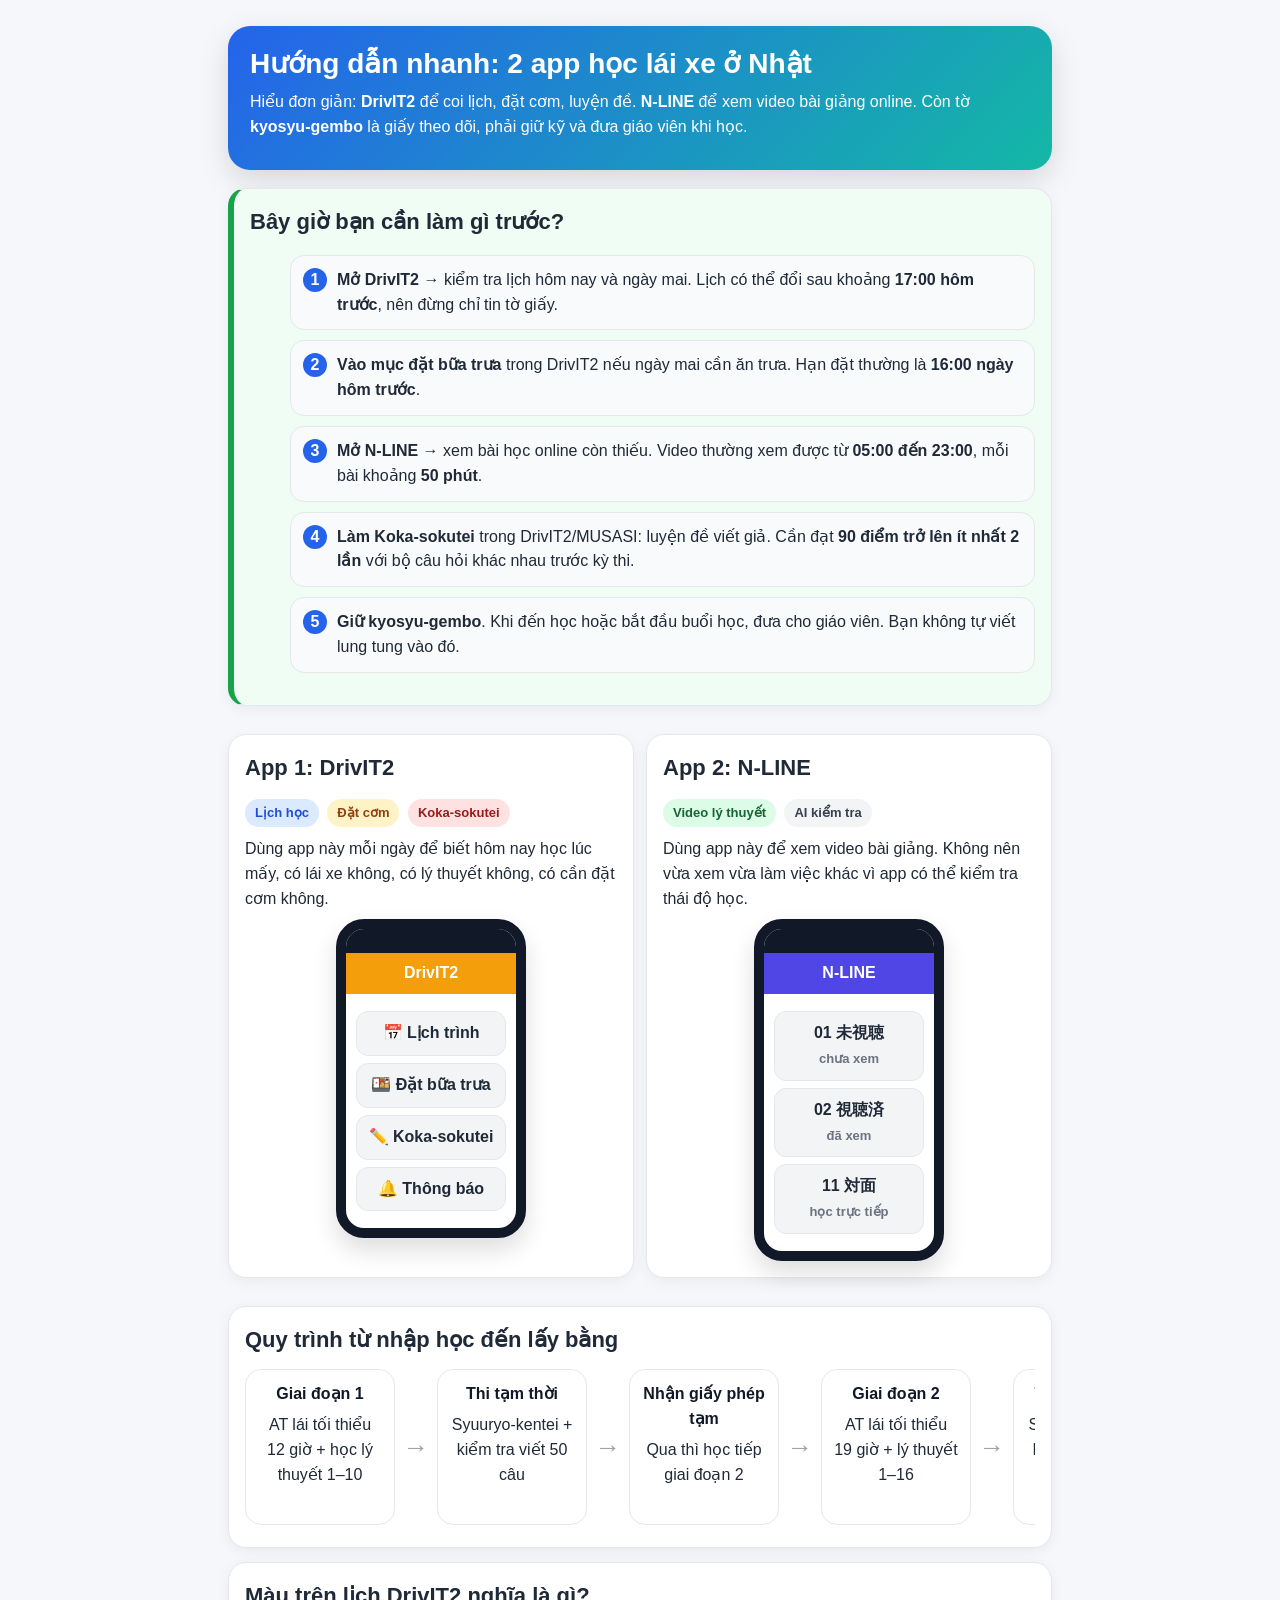
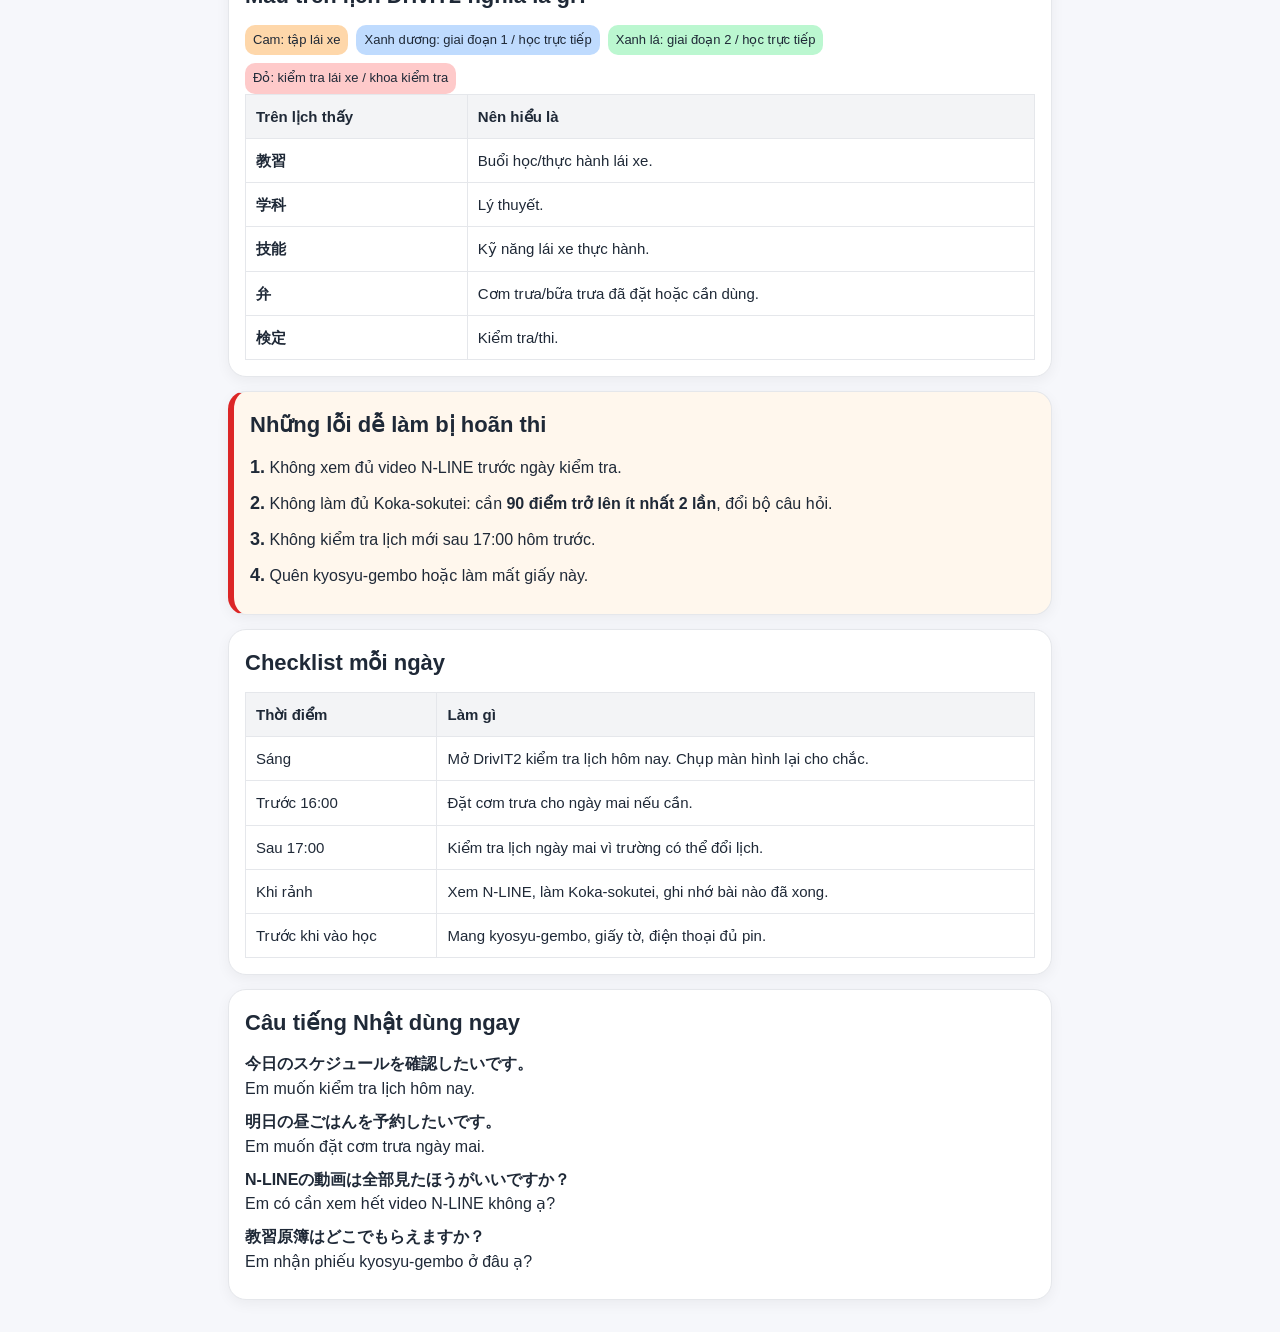
<file: huong-dan.html>
<!doctype html>
<html lang="vi">
<head>
<meta charset="utf-8">
<meta name="viewport" content="width=device-width, initial-scale=1">
<title>Hướng dẫn nhanh 2 app học lái xe ở Nhật</title>
<style>
  :root{
    --bg:#f6f7fb;
    --card:#ffffff;
    --ink:#1f2937;
    --muted:#6b7280;
    --blue:#2563eb;
    --green:#16a34a;
    --yellow:#f59e0b;
    --red:#dc2626;
    --line:#d1d5db;
  }
  *{box-sizing:border-box}
  body{
    margin:0;
    font-family:-apple-system,BlinkMacSystemFont,"Segoe UI",Roboto,"Noto Sans",Arial,sans-serif;
    background:var(--bg);
    color:var(--ink);
    line-height:1.55;
  }
  .wrap{max-width:860px;margin:0 auto;padding:18px}
  .hero{
    background:linear-gradient(135deg,#2563eb,#14b8a6);
    color:white;border-radius:22px;padding:22px;margin:8px 0 18px;
    box-shadow:0 10px 30px #0002;
  }
  h1{font-size:28px;line-height:1.15;margin:0 0 10px}
  h2{font-size:22px;margin:0 0 12px}
  h3{font-size:18px;margin:0 0 8px}
  p{margin:8px 0}
  .card{
    background:var(--card);border:1px solid #e5e7eb;border-radius:18px;
    padding:16px;margin:14px 0;box-shadow:0 4px 14px #0000000d;
  }
  .grid{display:grid;grid-template-columns:1fr 1fr;gap:12px}
  @media(max-width:720px){.grid{grid-template-columns:1fr}.wrap{padding:12px}h1{font-size:24px}}
  .tag{display:inline-block;padding:4px 10px;border-radius:999px;font-weight:700;font-size:13px;margin:2px 4px 2px 0}
  .blue{background:#dbeafe;color:#1d4ed8}
  .green{background:#dcfce7;color:#166534}
  .yellow{background:#fef3c7;color:#92400e}
  .red{background:#fee2e2;color:#991b1b}
  .gray{background:#f3f4f6;color:#374151}
  .todo{counter-reset:item}
  .todo li{
    list-style:none;margin:10px 0;padding:12px 12px 12px 46px;border-radius:14px;
    background:#f9fafb;border:1px solid #e5e7eb;position:relative;
  }
  .todo li:before{
    counter-increment:item;content:counter(item);
    position:absolute;left:12px;top:12px;width:24px;height:24px;border-radius:50%;
    background:var(--blue);color:white;text-align:center;line-height:24px;font-weight:800;
  }
  .warn{border-left:6px solid var(--red);background:#fff7ed}
  .ok{border-left:6px solid var(--green);background:#f0fdf4}
  .mock-phone{
    width:190px;max-width:100%;border:10px solid #111827;border-radius:28px;background:#fff;
    margin:auto;overflow:hidden;box-shadow:0 12px 25px #0002;
  }
  .phone-top{height:24px;background:#111827}
  .phone-head{background:#f59e0b;color:white;font-weight:800;text-align:center;padding:8px}
  .phone-body{padding:10px}
  .btn{border-radius:12px;padding:9px;margin:7px 0;text-align:center;font-weight:800;border:1px solid #e5e7eb;background:#f3f4f6}
  .slot{height:34px;border-radius:8px;margin:6px 0;padding:6px 8px;font-size:13px}
  .drive{background:#fed7aa}
  .nl{background:#bbf7d0}
  .theory{background:#bfdbfe}
  .exam{background:#fecaca}
  .legend{display:flex;flex-wrap:wrap;gap:8px;margin-top:8px}
  .legend span{font-size:13px;padding:5px 8px;border-radius:10px}
  .timeline{display:flex;align-items:stretch;gap:8px;overflow-x:auto;padding-bottom:6px}
  .step{
    min-width:150px;background:#fff;border:1px solid #e5e7eb;border-radius:16px;padding:12px;text-align:center;
    position:relative;
  }
  .step strong{display:block;margin-bottom:6px;color:#111827}
  .arrow{align-self:center;color:#9ca3af;font-size:26px;font-weight:900}
  table{border-collapse:collapse;width:100%;font-size:15px}
  th,td{border:1px solid #e5e7eb;padding:10px;text-align:left;vertical-align:top}
  th{background:#f3f4f6}
  .big{font-size:18px;font-weight:800}
  .mini{font-size:13px;color:var(--muted)}
  .kbd{font-family:ui-monospace,SFMono-Regular,Menlo,monospace;background:#f3f4f6;border:1px solid #d1d5db;padding:2px 6px;border-radius:6px}
</style>
</head>
<body>
<div class="wrap">
  <section class="hero">
    <h1>Hướng dẫn nhanh: 2 app học lái xe ở Nhật</h1>
    <p>Hiểu đơn giản: <b>DrivIT2</b> để coi lịch, đặt cơm, luyện đề. <b>N-LINE</b> để xem video bài giảng online. Còn tờ <b>kyosyu-gembo</b> là giấy theo dõi, phải giữ kỹ và đưa giáo viên khi học.</p>
  </section>

  <section class="card ok">
    <h2>Bây giờ bạn cần làm gì trước?</h2>
    <ol class="todo">
      <li><b>Mở DrivIT2</b> → kiểm tra lịch hôm nay và ngày mai. Lịch có thể đổi sau khoảng <b>17:00 hôm trước</b>, nên đừng chỉ tin tờ giấy.</li>
      <li><b>Vào mục đặt bữa trưa</b> trong DrivIT2 nếu ngày mai cần ăn trưa. Hạn đặt thường là <b>16:00 ngày hôm trước</b>.</li>
      <li><b>Mở N-LINE</b> → xem bài học online còn thiếu. Video thường xem được từ <b>05:00 đến 23:00</b>, mỗi bài khoảng <b>50 phút</b>.</li>
      <li><b>Làm Koka-sokutei</b> trong DrivIT2/MUSASI: luyện đề viết giả. Cần đạt <b>90 điểm trở lên ít nhất 2 lần</b> với bộ câu hỏi khác nhau trước kỳ thi.</li>
      <li><b>Giữ kyosyu-gembo</b>. Khi đến học hoặc bắt đầu buổi học, đưa cho giáo viên. Bạn không tự viết lung tung vào đó.</li>
    </ol>
  </section>

  <section class="grid">
    <div class="card">
      <h2>App 1: DrivIT2</h2>
      <span class="tag blue">Lịch học</span>
      <span class="tag yellow">Đặt cơm</span>
      <span class="tag red">Koka-sokutei</span>
      <p>Dùng app này mỗi ngày để biết hôm nay học lúc mấy, có lái xe không, có lý thuyết không, có cần đặt cơm không.</p>
      <div class="mock-phone" aria-label="Mô phỏng DrivIT2">
        <div class="phone-top"></div>
        <div class="phone-head">DrivIT2</div>
        <div class="phone-body">
          <div class="btn">📅 Lịch trình</div>
          <div class="btn">🍱 Đặt bữa trưa</div>
          <div class="btn">✏️ Koka-sokutei</div>
          <div class="btn">🔔 Thông báo</div>
        </div>
      </div>
    </div>

    <div class="card">
      <h2>App 2: N-LINE</h2>
      <span class="tag green">Video lý thuyết</span>
      <span class="tag gray">AI kiểm tra</span>
      <p>Dùng app này để xem video bài giảng. Không nên vừa xem vừa làm việc khác vì app có thể kiểm tra thái độ học.</p>
      <div class="mock-phone" aria-label="Mô phỏng N-LINE">
        <div class="phone-top"></div>
        <div class="phone-head" style="background:#4f46e5">N-LINE</div>
        <div class="phone-body">
          <div class="btn">01 未視聴<br><span class="mini">chưa xem</span></div>
          <div class="btn">02 視聴済<br><span class="mini">đã xem</span></div>
          <div class="btn">11 対面<br><span class="mini">học trực tiếp</span></div>
        </div>
      </div>
    </div>
  </section>

  <section class="card">
    <h2>Quy trình từ nhập học đến lấy bằng</h2>
    <div class="timeline">
      <div class="step"><strong>Giai đoạn 1</strong>AT lái tối thiểu 12 giờ + học lý thuyết 1–10</div>
      <div class="arrow">→</div>
      <div class="step"><strong>Thi tạm thời</strong>Syuuryo-kentei + kiểm tra viết 50 câu</div>
      <div class="arrow">→</div>
      <div class="step"><strong>Nhận giấy phép tạm</strong>Qua thì học tiếp giai đoạn 2</div>
      <div class="arrow">→</div>
      <div class="step"><strong>Giai đoạn 2</strong>AT lái tối thiểu 19 giờ + lý thuyết 1–16</div>
      <div class="arrow">→</div>
      <div class="step"><strong>Thi tốt nghiệp</strong>Sotsugyo-kentei, lái ngoài đường công cộng</div>
      <div class="arrow">→</div>
      <div class="step"><strong>Thi ở nơi bạn sống</strong>Đậu bài thi học thuật thì nhận bằng lái</div>
    </div>
  </section>

  <section class="card">
    <h2>Màu trên lịch DrivIT2 nghĩa là gì?</h2>
    <div class="legend">
      <span class="drive">Cam: tập lái xe</span>
      <span class="theory">Xanh dương: giai đoạn 1 / học trực tiếp</span>
      <span class="nl">Xanh lá: giai đoạn 2 / học trực tiếp</span>
      <span class="exam">Đỏ: kiểm tra lái xe / khoa kiểm tra</span>
    </div>
    <table>
      <tr><th>Trên lịch thấy</th><th>Nên hiểu là</th></tr>
      <tr><td><b>教習</b></td><td>Buổi học/thực hành lái xe.</td></tr>
      <tr><td><b>学科</b></td><td>Lý thuyết.</td></tr>
      <tr><td><b>技能</b></td><td>Kỹ năng lái xe thực hành.</td></tr>
      <tr><td><b>弁</b></td><td>Cơm trưa/bữa trưa đã đặt hoặc cần dùng.</td></tr>
      <tr><td><b>検定</b></td><td>Kiểm tra/thi.</td></tr>
    </table>
  </section>

  <section class="card warn">
    <h2>Những lỗi dễ làm bị hoãn thi</h2>
    <p><span class="big">1.</span> Không xem đủ video N-LINE trước ngày kiểm tra.</p>
    <p><span class="big">2.</span> Không làm đủ Koka-sokutei: cần <b>90 điểm trở lên ít nhất 2 lần</b>, đổi bộ câu hỏi.</p>
    <p><span class="big">3.</span> Không kiểm tra lịch mới sau 17:00 hôm trước.</p>
    <p><span class="big">4.</span> Quên kyosyu-gembo hoặc làm mất giấy này.</p>
  </section>

  <section class="card">
    <h2>Checklist mỗi ngày</h2>
    <table>
      <tr><th>Thời điểm</th><th>Làm gì</th></tr>
      <tr><td>Sáng</td><td>Mở DrivIT2 kiểm tra lịch hôm nay. Chụp màn hình lại cho chắc.</td></tr>
      <tr><td>Trước 16:00</td><td>Đặt cơm trưa cho ngày mai nếu cần.</td></tr>
      <tr><td>Sau 17:00</td><td>Kiểm tra lịch ngày mai vì trường có thể đổi lịch.</td></tr>
      <tr><td>Khi rảnh</td><td>Xem N-LINE, làm Koka-sokutei, ghi nhớ bài nào đã xong.</td></tr>
      <tr><td>Trước khi vào học</td><td>Mang kyosyu-gembo, giấy tờ, điện thoại đủ pin.</td></tr>
    </table>
  </section>

  <section class="card">
    <h2>Câu tiếng Nhật dùng ngay</h2>
    <p><b>今日のスケジュールを確認したいです。</b><br>Em muốn kiểm tra lịch hôm nay.</p>
    <p><b>明日の昼ごはんを予約したいです。</b><br>Em muốn đặt cơm trưa ngày mai.</p>
    <p><b>N-LINEの動画は全部見たほうがいいですか？</b><br>Em có cần xem hết video N-LINE không ạ?</p>
    <p><b>教習原簿はどこでもらえますか？</b><br>Em nhận phiếu kyosyu-gembo ở đâu ạ?</p>
  </section>
</div>
</body>
</html>
</file>
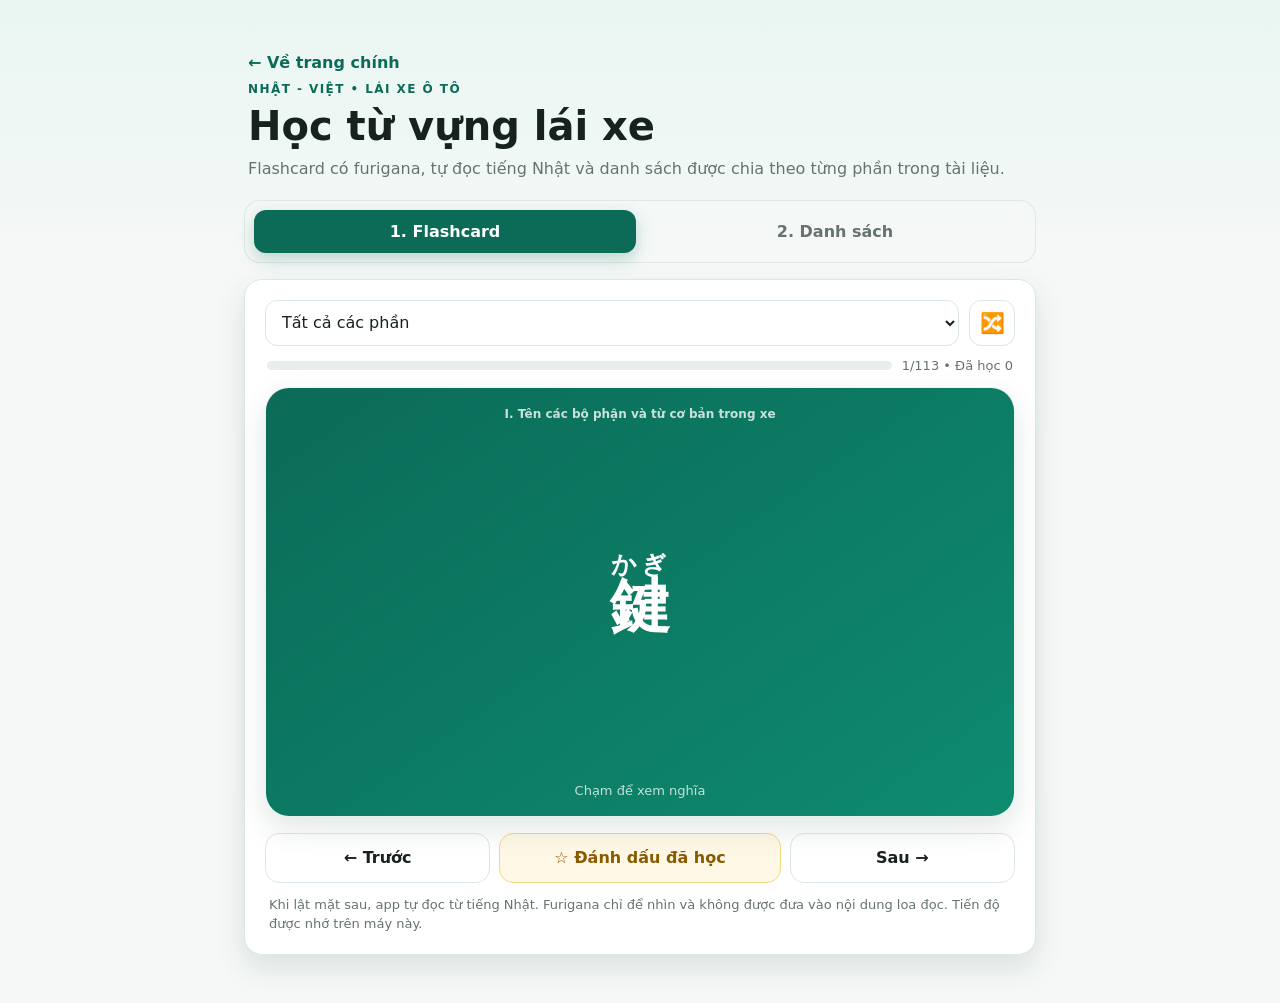
<file: tu-vung.html>
<!doctype html>
<html lang="vi">
<head>
  <meta charset="utf-8">
  <meta name="viewport" content="width=device-width, initial-scale=1, viewport-fit=cover">
  <meta name="theme-color" content="#0b6b57">
  <title>Học từ vựng lái xe Nhật - Việt</title>
  <link rel="icon" href="assets/icon.svg" type="image/svg+xml">
  <style>
    :root{--bg:#f5f8f7;--card:#fff;--ink:#17211e;--muted:#66736f;--green:#0b6b57;--green2:#0f8b70;--pale:#e7f5f0;--line:#dce7e3;--orange:#f59e0b;--shadow:0 12px 30px rgba(16,57,46,.12)}
    *{box-sizing:border-box}html{scroll-behavior:smooth}body{margin:0;background:linear-gradient(180deg,#e9f6f1 0,#f5f8f7 260px);color:var(--ink);font-family:system-ui,-apple-system,"Segoe UI","Noto Sans JP","Hiragino Kaku Gothic ProN",Meiryo,sans-serif}
    button,select,input{font:inherit}button{touch-action:manipulation}.wrap{width:min(820px,100%);margin:auto;padding:18px 14px 48px}.hero{padding:14px 4px 18px}.backlink{display:inline-flex;align-items:center;min-height:40px;color:var(--green);font-weight:800;text-decoration:none}.eyebrow{font-size:12px;font-weight:800;letter-spacing:.12em;text-transform:uppercase;color:var(--green)}h1{font-size:clamp(26px,7vw,40px);line-height:1.12;margin:8px 0}.subtitle{margin:0;color:var(--muted);line-height:1.55}.tabs{position:sticky;top:0;z-index:10;display:grid;grid-template-columns:1fr 1fr;gap:8px;padding:9px;background:rgba(245,248,247,.92);backdrop-filter:blur(12px);border:1px solid rgba(220,231,227,.9);border-radius:16px}.tab{border:0;border-radius:12px;padding:12px 10px;background:transparent;color:var(--muted);font-weight:800}.tab.active{background:var(--green);color:#fff;box-shadow:0 6px 16px rgba(11,107,87,.25)}.panel{display:none;padding-top:16px}.panel.active{display:block}.box{background:var(--card);border:1px solid var(--line);border-radius:18px;padding:14px;box-shadow:var(--shadow)}.toolbar{display:grid;grid-template-columns:1fr auto;gap:10px;align-items:center;margin-bottom:12px}.select,.search{width:100%;min-height:46px;border:1px solid var(--line);border-radius:12px;background:#fff;padding:0 12px;color:var(--ink)}.iconbtn{border:1px solid var(--line);background:#fff;border-radius:12px;min-width:46px;min-height:46px;font-size:20px}.progress-row{display:flex;align-items:center;gap:10px;margin:10px 2px 14px}.bar{height:9px;flex:1;border-radius:99px;background:#e7eeeb;overflow:hidden}.bar>i{display:block;height:100%;width:0;background:linear-gradient(90deg,var(--green),#39b992);transition:width .25s}.progress-text{font-size:13px;color:var(--muted);white-space:nowrap}.scene{perspective:1200px}.flashcard{position:relative;width:100%;height:min(56vh,430px);min-height:340px;border:0;background:transparent;padding:0;cursor:pointer}.card-inner{position:absolute;inset:0;transition:transform .5s cubic-bezier(.2,.75,.2,1);transform-style:preserve-3d}.flashcard.flipped .card-inner{transform:rotateY(180deg)}.face{position:absolute;inset:0;border-radius:24px;display:flex;flex-direction:column;align-items:center;justify-content:center;text-align:center;padding:28px 22px;backface-visibility:hidden;-webkit-backface-visibility:hidden;box-shadow:var(--shadow);border:1px solid rgba(255,255,255,.9)}.front{background:linear-gradient(145deg,#0b6b57,#0e8b70);color:#fff}.back{background:#fff;transform:rotateY(180deg);border-color:var(--line)}.badge{position:absolute;top:18px;left:18px;right:18px;font-size:12px;line-height:1.35;font-weight:750;opacity:.78}.jp{font-size:clamp(34px,10vw,60px);line-height:1.5;font-weight:800;word-break:keep-all}.back .jp{color:var(--green);font-size:clamp(30px,8vw,50px)}ruby{ruby-position:over}rt{font-size:.42em;font-weight:650;letter-spacing:.04em}.meaning{font-size:clamp(21px,5.8vw,30px);font-weight:750;line-height:1.35;margin-top:16px}.hint{position:absolute;bottom:18px;font-size:13px;opacity:.75}.speaker{margin-top:18px;border:0;background:var(--pale);color:var(--green);border-radius:99px;padding:11px 18px;font-weight:800}.controls{display:grid;grid-template-columns:1fr 1.25fr 1fr;gap:9px;margin-top:12px}.control{min-height:50px;border:1px solid var(--line);border-radius:14px;background:#fff;font-weight:800;color:var(--ink)}.learn{background:#fff8e7;border-color:#f7d77e;color:#8a5a00}.learn.done{background:var(--green);border-color:var(--green);color:#fff}.small-note{font-size:13px;color:var(--muted);line-height:1.5;margin:12px 4px 0}.list-head{display:grid;gap:10px;margin-bottom:14px}.summary{font-size:14px;color:var(--muted)}.section{margin:0 0 15px}.section-title{display:flex;align-items:flex-start;justify-content:space-between;gap:12px;margin:0;padding:13px 14px;background:var(--pale);color:var(--green);border-radius:14px;font-size:16px;line-height:1.4}.count{font-size:12px;background:#fff;border-radius:99px;padding:4px 8px;white-space:nowrap}.vocab-list{list-style:none;margin:7px 0 0;padding:0}.vocab-item{display:grid;grid-template-columns:1fr auto;gap:10px;align-items:center;padding:14px 7px;border-bottom:1px solid var(--line)}.vocab-item:last-child{border-bottom:0}.term{font-size:22px;font-weight:800;line-height:1.55}.vi{font-size:15px;color:var(--muted);line-height:1.4;margin-top:2px}.play{width:44px;height:44px;border:0;border-radius:50%;background:var(--pale);color:var(--green);font-size:19px}.empty{text-align:center;color:var(--muted);padding:34px 10px}.topbtn{position:fixed;right:16px;bottom:18px;width:46px;height:46px;border:0;border-radius:50%;background:var(--green);color:#fff;box-shadow:var(--shadow);display:none}.topbtn.show{display:block}@media (min-width:620px){.wrap{padding-top:28px}.box{padding:20px}.list-head{grid-template-columns:1fr 1fr;align-items:center}.summary{text-align:right}}
    @media (prefers-reduced-motion:reduce){*{scroll-behavior:auto}.card-inner{transition:none}}
  </style>
</head>
<body>
  <main class="wrap">
    <header class="hero"><a class="backlink" href="index.html">← Về trang chính</a><div class="eyebrow">Nhật - Việt • Lái xe ô tô</div><h1>Học từ vựng lái xe</h1><p class="subtitle">Flashcard có furigana, tự đọc tiếng Nhật và danh sách được chia theo từng phần trong tài liệu.</p></header>
    <nav class="tabs" aria-label="Chọn phần"><button class="tab active" data-tab="cards">1. Flashcard</button><button class="tab" data-tab="list">2. Danh sách</button></nav>

    <section id="cards" class="panel active">
      <div class="box">
        <div class="toolbar"><select id="cardSection" class="select" aria-label="Chọn nhóm từ"></select><button id="shuffle" class="iconbtn" title="Trộn thẻ" aria-label="Trộn thẻ">🔀</button></div>
        <div class="progress-row"><div class="bar"><i id="progressBar"></i></div><span id="progressText" class="progress-text"></span></div>
        <div class="scene">
          <button id="flashcard" class="flashcard" aria-label="Lật thẻ">
            <span class="card-inner">
              <span class="face front"><span id="frontGroup" class="badge"></span><span id="frontTerm" class="jp"></span><span class="hint">Chạm để xem nghĩa</span></span>
              <span class="face back"><span id="backGroup" class="badge"></span><span id="backTerm" class="jp"></span><span id="meaning" class="meaning"></span><span id="speaker" class="speaker" role="button">🔊 Nghe lại</span><span class="hint">Chạm thẻ để quay lại</span></span>
            </span>
          </button>
        </div>
        <div class="controls"><button id="prev" class="control">← Trước</button><button id="learn" class="control learn">☆ Đánh dấu đã học</button><button id="next" class="control">Sau →</button></div>
        <p class="small-note">Khi lật mặt sau, app tự đọc từ tiếng Nhật. Furigana chỉ để nhìn và không được đưa vào nội dung loa đọc. Tiến độ được nhớ trên máy này.</p>
      </div>
    </section>

    <section id="list" class="panel">
      <div class="box">
        <div class="list-head"><input id="search" class="search" type="search" placeholder="Tìm tiếng Nhật hoặc nghĩa tiếng Việt…"><div id="listSummary" class="summary"></div></div>
        <div id="sections"></div>
      </div>
    </section>
  </main>
  <button id="top" class="topbtn" aria-label="Lên đầu trang">↑</button>

  <script>
  const groups = [
    {id:'p1', title:'I. Tên các bộ phận và từ cơ bản trong xe'},
    {id:'p2', title:'II. Từ vựng và thao tác khi lái xe'},
    {id:'p3', title:'III. Một số bài học trong quá trình lái xe'},
    {id:'p4', title:'IV-A. Các bộ phận điều khiển quan trọng'},
    {id:'p5', title:'IV-B. Vị trí bàn đạp và chân sử dụng'},
    {id:'p6', title:'IV-C. Cần số xe MT (xe số sàn)'},
    {id:'p7', title:'IV-D. Cần số xe AT (xe số tự động)'}
  ];
  const R=(base,reading)=>({base,reading});
  const raw = [
    ['p1',[R('鍵','かぎ')],'かぎ','Chìa khóa / khóa cửa'],
    ['p1',['バックミラー'],'バックミラー','Gương chiếu hậu bên trong'],
    ['p1',['キャニスター'],'キャニスター','Hộp nhỏ đựng đồ'],
    ['p1',['ハンドル'],'ハンドル','Vô lăng'],
    ['p1',['カーテン・',R('幕','まく')],'カーテン、まく','Rèm che'],
    ['p1',['ウインドシールドワイパー'],'ウインドシールドワイパー','Cần gạt kính chắn gió'],
    ['p1',['ドライブシャフト'],'ドライブシャフト','Trục truyền động'],
    ['p1',['ホイッスル'],'ホイッスル','Còi / tiếng còi'],
    ['p1',[R('軸','じく')],'じく','Trục'],
    ['p1',['キー'],'キー','Chìa khóa xe'],
    ['p1',[R('非常','ひじょう'),'ブレーキ'],'ひじょうブレーキ','Phanh khẩn cấp'],
    ['p1',['シート'],'シート','Ghế ngồi'],
    ['p1',['ステアリング'],'ステアリング','Tay lái / vô lăng'],
    ['p1',['スイッチボード'],'スイッチボード','Bảng điều khiển'],
    ['p1',['シフト'],'シフト','Cần số / chuyển số'],
    ['p1',['エンジンブレーキ'],'エンジンブレーキ','Phanh động cơ'],
    ['p1',['アクセル'],'アクセル','Chân ga / ga'],
    ['p1',['ナンバープレート'],'ナンバープレート','Biển số xe'],
    ['p1',['バックライト'],'バックライト','Đèn phía sau'],
    ['p1',['テールライト'],'テールライト','Đèn hậu'],
    ['p1',['リヤシート'],'リヤシート','Ghế sau'],
    ['p1',['ヘッドレスト'],'ヘッドレスト','Tựa đầu'],
    ['p1',[R('車輪','しゃりん')],'しゃりん','Bánh xe'],
    ['p1',['カーボディ'],'カーボディ','Thân xe / cabin'],
    ['p1',['ヘッドライト'],'ヘッドライト','Đèn pha'],
    ['p1',['ウインカー'],'ウインカー','Đèn xi nhan'],
    ['p1',['タイヤ'],'タイヤ','Lốp xe'],
    ['p1',['サイドミラー'],'サイドミラー','Gương chiếu hậu bên ngoài'],

    ['p2',[R('発進','はっしん')],'はっしん','Khởi hành / xuất phát'],
    ['p2',[R('停止','ていし')],'ていし','Dừng lại'],
    ['p2',[R('左折','させつ')],'させつ','Rẽ trái'],
    ['p2',[R('右折','うせつ')],'うせつ','Rẽ phải'],
    ['p2',[R('合図','あいず')],'あいず','Ra hiệu / xi nhan'],
    ['p2',[R('外周','がいしゅう')],'がいしゅう','Vòng ngoài'],
    ['p2',[R('内周','ないしゅう')],'ないしゅう','Vòng trong'],
    ['p2',[R('坂道','さかみち')],'さかみち','Đường dốc'],
    ['p2',['カーブ'],'カーブ','Đường cong / khúc cua'],
    ['p2',[R('信号','しんごう')],'しんごう','Đèn tín hiệu'],
    ['p2',['シートベルト'],'シートベルト','Dây an toàn'],
    ['p2',[R('徐行','じょこう')],'じょこう','Đi chậm, sẵn sàng dừng ngay'],
    ['p2',[R('路側帯','ろそくたい')],'ろそくたい','Lề đường / dải ven đường'],
    ['p2',[R('歩道','ほどう')],'ほどう','Vỉa hè'],
    ['p2',[R('歩行者','ほこうしゃ')],'ほこうしゃ','Người đi bộ'],
    ['p2',[R('踏切','ふみきり')],'ふみきり','Đường ngang giao với đường sắt'],
    ['p2',['パーキング'],'パーキング','Đỗ xe / số P'],
    ['p2',['ハンドブレーキ'],'ハンドブレーキ','Phanh tay'],
    ['p2',['エンジンをかける'],'エンジンをかける','Khởi động động cơ'],
    ['p2',['アクセルを',R('踏','ふ'),'む'],'アクセルをふむ','Đạp ga'],
    ['p2',['バックミラーで',R('確認','かくにん'),'する'],'バックミラーでかくにんする','Kiểm tra bằng gương chiếu hậu'],
    ['p2',['ブレーキをかける'],'ブレーキをかける','Đạp / sử dụng phanh'],
    ['p2',[R('急','きゅう'),'ブレーキ'],'きゅうブレーキ','Phanh gấp'],
    ['p2',['ライトをつける'],'ライトをつける','Bật đèn'],
    ['p2',['ワイパーを',R('動','うご'),'かす'],'ワイパーをうごかす','Bật / vận hành cần gạt nước'],
    ['p2',[R('高速道路','こうそくどうろ'),'に',R('乗','の'),'る'],'こうそくどうろにのる','Đi vào đường cao tốc'],

    ['p3',[R('発進','はっしん')],'はっしん','Khởi hành'],
    ['p3',[R('横断歩道','おうだんほどう'),'の',R('前','まえ'),'に',R('停止','ていし')],'おうだんほどうのまえにていし','Dừng trước vạch người đi bộ'],
    ['p3',[R('坂道停止','さかみちていし')],'さかみちていし','Dừng ngang dốc'],
    ['p3',[R('坂道発進','さかみちはっしん')],'さかみちはっしん','Khởi hành ngang dốc'],
    ['p3',['クランク'],'クランク','Lái trong đường vuông góc'],
    ['p3',[R('信号機','しんごうき'),'を',R('渡','わた'),'る'],'しんごうきをわたる','Đi qua giao lộ có đèn tín hiệu'],
    ['p3',[R('並列駐車','へいれつちゅうしゃ')],'へいれつちゅうしゃ','Đỗ xe song song'],
    ['p3',[R('踏切停止','ふみきりていし')],'ふみきりていし','Dừng trước đường tàu'],
    ['p3',['シフト',R('変更','へんこう')],'シフトへんこう','Thay đổi số'],
    ['p3',[R('縦列駐車','じゅうれつちゅうしゃ')],'じゅうれつちゅうしゃ','Ghép xe / đỗ xe dọc'],

    ['p4',[R('運転装置','うんてんそうち')],'うんてんそうち','Thiết bị điều khiển xe'],
    ['p4',['ハンドブレーキ'],'ハンドブレーキ','Phanh tay'],
    ['p4',['チェンジレバー'],'チェンジレバー','Cần số'],
    ['p4',['クラッチペダル'],'クラッチペダル','Chân côn'],
    ['p4',['ブレーキペダル'],'ブレーキペダル','Chân phanh'],
    ['p4',['アクセルペダル'],'アクセルペダル','Chân ga'],
    ['p4',['ライトスイッチ'],'ライトスイッチ','Núm bật/tắt đèn'],
    ['p4',['エンジンスイッチ'],'エンジンスイッチ','Công tắc / chìa khóa khởi động'],
    ['p4',[R('方向指示器','ほうこうしじき'),'レバー'],'ほうこうしじきレバー','Cần xi nhan'],
    ['p4',[R('警音器','けいおんき'),'スイッチ'],'けいおんきスイッチ','Nút còi xe'],
    ['p4',['ハンドル'],'ハンドル','Vô lăng'],
    ['p4',['ワイパースイッチ'],'ワイパースイッチ','Cần gạt nước'],

    ['p5',['クラッチペダル'],'クラッチペダル','Chân côn (chỉ xe số sàn)'],
    ['p5',['ブレーキペダル'],'ブレーキペダル','Chân phanh'],
    ['p5',['アクセルペダル'],'アクセルペダル','Chân ga'],
    ['p5',[R('左足','ひだりあし'),'で',R('踏','ふ'),'む'],'ひだりあしでふむ','Đạp bằng chân trái'],
    ['p5',[R('右足','みぎあし'),'で',R('踏','ふ'),'む'],'みぎあしでふむ','Đạp bằng chân phải'],
    ['p5',[R('踏','ふ'),'み',R('替','か'),'えない'],'ふみかえない','Không đổi chân đạp'],

    ['p6',['チェンジレバー'],'チェンジレバー','Cần số xe số sàn'],
    ['p6',['ローギア'],'ローギア','Số 1'],
    ['p6',['セカンドギア'],'セカンドギア','Số 2'],
    ['p6',['サードギア'],'サードギア','Số 3'],
    ['p6',['トップギア'],'トップギア','Số 4'],
    ['p6',['オーバートップギア'],'オーバートップギア','Số 5'],
    ['p6',['リバースギア（バックギア）'],'リバースギア、バックギア','Số lùi'],
    ['p6',['ニュートラル'],'ニュートラル','Số mo (N)'],
    ['p6',[R('力','ちから')],'ちから','Lực'],
    ['p6',[R('速度','そくど')],'そくど','Tốc độ'],
    ['p6',[R('強','つよ'),'い'],'つよい','Mạnh'],
    ['p6',[R('弱','よわ'),'い'],'よわい','Yếu'],
    ['p6',[R('速','はや'),'い'],'はやい','Nhanh'],
    ['p6',[R('遅','おそ'),'い'],'おそい','Chậm'],
    ['p6',[R('押','お'),'す'],'おす','Đẩy / ấn'],
    ['p6',[R('引','ひ'),'き',R('下','さ'),'げる'],'ひきさげる','Kéo xuống'],
    ['p6',[R('操作','そうさ'),'する'],'そうさする','Thao tác / điều khiển'],

    ['p7',['チェンジレバー'],'チェンジレバー','Cần số xe tự động'],
    ['p7',['チェンジレバーボタン'],'チェンジレバーボタン','Nút trên cần số'],
    ['p7',['オーバードライブスイッチ'],'オーバードライブスイッチ','Nút tắt/bật overdrive'],
    ['p7',['パーキング（P）'],'パーキング','Số P - đỗ xe'],
    ['p7',['リバース（R）'],'リバース','Số R - lùi xe'],
    ['p7',['ニュートラル（N）'],'ニュートラル','Số N - số mo'],
    ['p7',['ドライブ（D）'],'ドライブ','Số D - chạy bình thường'],
    ['p7',['セカンド（2）'],'セカンド','Số 2 - dùng khi cần phanh động cơ'],
    ['p7',['ロー（L）'],'ロー','Số L - dốc lớn, cần lực kéo mạnh'],
    ['p7',[R('停止中','ていしちゅう')],'ていしちゅう','Khi đang dừng'],
    ['p7',[R('走行中','そうこうちゅう')],'そうこうちゅう','Khi đang chạy'],
    ['p7',['ブレーキをしっかり',R('踏','ふ'),'む'],'ブレーキをしっかりふむ','Đạp chắc chân phanh'],
    ['p7',[R('目','め'),'で',R('確認','かくにん'),'する'],'めでかくにんする','Nhìn để xác nhận'],
    ['p7',[R('顔','かお'),'は',R('前','まえ'),'を',R('向','む'),'いたまま'],'かおはまえをむいたまま','Giữ mặt hướng về phía trước']
  ];

  const vocab = raw.map((x,i)=>({id:'v'+i,group:x[0],parts:x[1],speak:x[2],vi:x[3],plain:x[1].map(p=>typeof p==='string'?p:p.base).join('')}));
  const $=s=>document.querySelector(s), $$=s=>[...document.querySelectorAll(s)];
  const groupMap=Object.fromEntries(groups.map(g=>[g.id,g]));
  const renderParts=parts=>parts.map(p=>typeof p==='string'?escapeHTML(p):`<ruby>${escapeHTML(p.base)}<rt>${escapeHTML(p.reading)}</rt></ruby>`).join('');
  const escapeHTML=s=>String(s).replace(/[&<>'"]/g,c=>({'&':'&amp;','<':'&lt;','>':'&gt;',"'":'&#39;','"':'&quot;'}[c]));
  let learned=new Set(JSON.parse(localStorage.getItem('drivingVocabLearned')||'[]'));
  let pool=[...vocab], index=0, flipped=false;
  let japaneseVoice=null;
  function loadVoices(){const vs=speechSynthesis.getVoices();japaneseVoice=vs.find(v=>/^ja[-_]/i.test(v.lang)&&/Google|Kyoko|O-Ren|Nanami|Japanese/i.test(v.name))||vs.find(v=>/^ja[-_]/i.test(v.lang))||null}
  if('speechSynthesis' in window){loadVoices();speechSynthesis.onvoiceschanged=loadVoices}
  function speak(text){if(!('speechSynthesis' in window))return;speechSynthesis.cancel();const u=new SpeechSynthesisUtterance(text);u.lang='ja-JP';u.rate=.82;u.pitch=1;if(japaneseVoice)u.voice=japaneseVoice;speechSynthesis.speak(u)}
  function setFlipped(value,auto=false){flipped=value;$('#flashcard').classList.toggle('flipped',value);if(value&&auto)setTimeout(()=>speak(pool[index].speak),180)}
  function updateCard(){if(!pool.length)return;const v=pool[index];const html=renderParts(v.parts);$('#frontTerm').innerHTML=html;$('#backTerm').innerHTML=html;$('#meaning').textContent=v.vi;$('#frontGroup').textContent=groupMap[v.group].title;$('#backGroup').textContent=`${index+1}/${pool.length} • ${groupMap[v.group].title}`;const done=learned.has(v.id);$('#learn').classList.toggle('done',done);$('#learn').textContent=done?'✓ Đã học':'☆ Đánh dấu đã học';const completed=pool.filter(x=>learned.has(x.id)).length;$('#progressText').textContent=`${index+1}/${pool.length} • Đã học ${completed}`;$('#progressBar').style.width=`${pool.length?completed/pool.length*100:0}%`;setFlipped(false)}
  function change(n){index=(index+n+pool.length)%pool.length;updateCard()}
  function filterCards(){const id=$('#cardSection').value;pool=id==='all'?[...vocab]:vocab.filter(v=>v.group===id);index=0;updateCard()}
  $('#cardSection').innerHTML='<option value="all">Tất cả các phần</option>'+groups.map(g=>`<option value="${g.id}">${g.title}</option>`).join('');
  $('#flashcard').addEventListener('click',e=>{if(e.target.closest('#speaker')){e.stopPropagation();speak(pool[index].speak);return}setFlipped(!flipped,!flipped)});
  $('#prev').onclick=()=>change(-1);$('#next').onclick=()=>change(1);$('#cardSection').onchange=filterCards;
  $('#shuffle').onclick=()=>{for(let i=pool.length-1;i>0;i--){const j=Math.floor(Math.random()*(i+1));[pool[i],pool[j]]=[pool[j],pool[i]]}index=0;updateCard()};
  $('#learn').onclick=()=>{const id=pool[index].id;learned.has(id)?learned.delete(id):learned.add(id);localStorage.setItem('drivingVocabLearned',JSON.stringify([...learned]));updateCard()};
  $$('.tab').forEach(b=>b.onclick=()=>{$$('.tab').forEach(x=>x.classList.toggle('active',x===b));$$('.panel').forEach(p=>p.classList.toggle('active',p.id===b.dataset.tab));if(b.dataset.tab==='list')renderList()});
  function renderList(){const q=$('#search').value.trim().toLocaleLowerCase('ja');let total=0;const out=groups.map(g=>{const items=vocab.filter(v=>v.group===g.id&&(v.plain.toLocaleLowerCase('ja').includes(q)||v.speak.toLocaleLowerCase('ja').includes(q)||v.vi.toLocaleLowerCase('vi').includes(q)));if(!items.length)return'';total+=items.length;return `<section class="section"><h2 class="section-title"><span>${g.title}</span><span class="count">${items.length} từ</span></h2><ul class="vocab-list">${items.map(v=>`<li class="vocab-item"><div><div class="term">${renderParts(v.parts)}</div><div class="vi">${escapeHTML(v.vi)}</div></div><button class="play" data-speak="${escapeHTML(v.speak)}" aria-label="Đọc ${escapeHTML(v.plain)}">🔊</button></li>`).join('')}</ul></section>`}).join('');$('#sections').innerHTML=out||'<div class="empty">Không tìm thấy từ phù hợp.</div>';$('#listSummary').textContent=`Hiển thị ${total}/${vocab.length} mục`;$$('.play').forEach(b=>b.onclick=()=>speak(b.dataset.speak))}
  $('#search').oninput=renderList;
  window.addEventListener('scroll',()=>$('#top').classList.toggle('show',scrollY>500));$('#top').onclick=()=>scrollTo({top:0,behavior:'smooth'});
  updateCard();renderList();
  </script>
</body>
</html>
</file>
<file: assets/honmen95/app.css>
:root{--cream:#fff9e8;--cream2:#fff4cf;--yellow:#f6cf68;--yellow2:#ffe59a;--gold:#c88e18;--brown:#55452d;--muted:#826f51;--card:#fffdf7;--line:#ead9a8;--green:#4f9d69;--greenbg:#e9f6e9;--coral:#d86f55;--coralbg:#fff0e9;--blue:#6887a8;--shadow:0 12px 34px #7d58131b;--radius:22px}*{box-sizing:border-box}html{scroll-behavior:smooth}body{margin:0;font-family:Inter,-apple-system,BlinkMacSystemFont,"Segoe UI","Noto Sans JP","Noto Sans",Arial,sans-serif;background:linear-gradient(180deg,#fff8df 0,#fffdf6 55%,#fff8df 100%);color:var(--brown);line-height:1.55;min-height:100dvh}button,input{font:inherit}button{cursor:pointer}.app{width:min(980px,100%);margin:auto;padding:12px 12px 100px}.topbar{display:flex;align-items:center;justify-content:space-between;gap:12px;padding:5px 2px 12px}.brand{display:flex;align-items:center;gap:10px;font-weight:950}.brandmark{width:44px;height:44px;border-radius:15px;display:grid;place-items:center;background:var(--yellow);box-shadow:0 6px 18px #b9851b33;font-size:24px}.tiny{font-size:12px;color:var(--muted)}.topactions{display:flex;gap:8px}.iconbtn{border:1px solid var(--line);background:#fffaf0;border-radius:13px;padding:9px 11px;color:var(--brown);font-weight:850}.view{display:none}.view.active{display:block}.hero{position:relative;overflow:hidden;border:1px solid #efd58c;background:linear-gradient(135deg,#fff0b1,#f7cf65 58%,#f2bd4b);border-radius:30px;padding:22px 20px;box-shadow:var(--shadow);min-height:230px}.hero h1{font-size:clamp(28px,5vw,46px);line-height:1.05;margin:4px 0 10px;max-width:580px}.hero p{max-width:580px;margin:0;color:#655132}.tag{display:inline-flex;align-items:center;gap:7px;background:#fff9;border:1px solid #fff8;padding:6px 10px;border-radius:999px;font-size:13px;font-weight:900}.heroart{position:absolute;right:-14px;bottom:-14px;width:min(42%,340px);min-width:210px;opacity:.98}.road{position:absolute;right:-45px;bottom:25px;width:420px;height:86px;background:#7b6a52;transform:rotate(-8deg);border-radius:60px;opacity:.16}.road:after{content:"";position:absolute;left:20px;right:20px;top:39px;border-top:6px dashed #fff}.cta{display:flex;gap:9px;flex-wrap:wrap;margin-top:17px}.btn{border:0;border-radius:15px;padding:12px 16px;font-weight:950;box-shadow:0 7px 18px #6d4c0e1b}.btn.primary{background:#5b4930;color:#fff}.btn.soft{background:#fff9;color:#5b4930;border:1px solid #fff}.btn.yellow{background:var(--yellow);color:#544326}.btn.green{background:var(--green);color:white}.btn.ghost{background:#fff;border:1px solid var(--line);color:var(--brown);box-shadow:none}.sectiontitle{display:flex;justify-content:space-between;align-items:end;gap:10px;margin:22px 3px 11px}.sectiontitle h2{font-size:21px;margin:0}.sectiontitle span{font-size:13px;color:var(--muted)}.grid{display:grid;grid-template-columns:repeat(2,minmax(0,1fr));gap:12px}.card{background:var(--card);border:1px solid var(--line);border-radius:var(--radius);padding:16px;box-shadow:0 5px 20px #7d58130c}.task{display:flex;align-items:center;gap:13px}.taskicon{width:50px;height:50px;border-radius:17px;display:grid;place-items:center;background:var(--cream2);font-size:25px;flex:0 0 auto}.task h3{margin:0;font-size:17px}.task p{margin:2px 0 0;color:var(--muted);font-size:13px}.scorebig{font-size:36px;line-height:1;font-weight:1000}.meter{height:10px;background:#f2e7c9;border-radius:99px;overflow:hidden;margin-top:10px}.meter>i{display:block;height:100%;background:linear-gradient(90deg,#f4bd43,#e4a421);border-radius:inherit}.statrow{display:flex;gap:8px;margin-top:12px}.statpill{flex:1;background:#fff7df;border:1px solid #f0dfad;border-radius:14px;padding:9px;text-align:center}.statpill b{display:block;font-size:18px}.statpill small{color:var(--muted)}.notice{margin-top:12px;padding:12px 14px;border-radius:16px;background:#fff5d5;border:1px solid #efd88d;font-size:13px}.examlist{display:grid;gap:10px}.examitem{display:flex;align-items:center;gap:12px;padding:14px;background:var(--card);border:1px solid var(--line);border-radius:18px}.examitem .num{width:48px;height:48px;border-radius:16px;background:var(--yellow2);display:grid;place-items:center;font-weight:1000}.examitem .grow{flex:1}.examitem h3{margin:0}.examitem p{margin:2px 0 0;color:var(--muted);font-size:13px}.disabled{opacity:.55}.questionShell{max-width:790px;margin:0 auto}.quizhead{position:sticky;top:0;z-index:12;background:#fff9e8ed;backdrop-filter:blur(12px);margin:-12px -12px 10px;padding:10px 12px;border-bottom:1px solid #ead9a8}.quizheadin{max-width:790px;margin:auto;display:flex;align-items:center;gap:10px}.back{border:1px solid var(--line);background:#fff;border-radius:13px;width:42px;height:42px;font-weight:1000}.progresswrap{flex:1}.progressline{height:8px;background:#f0e5c6;border-radius:99px;overflow:hidden}.progressline i{height:100%;display:block;background:var(--yellow)}.quizmeta{display:flex;justify-content:space-between;font-size:12px;color:var(--muted);margin-bottom:5px}.timer{font-variant-numeric:tabular-nums;font-weight:950;background:#fff4cf;border:1px solid #ecd27f;border-radius:12px;padding:8px 10px}.qcard{background:var(--card);border:1px solid var(--line);border-radius:26px;padding:18px;box-shadow:var(--shadow)}.qbadges{display:flex;gap:7px;flex-wrap:wrap;margin-bottom:12px}.qbadge{font-size:12px;padding:5px 9px;border-radius:999px;background:#fff3c8;border:1px solid #efda93;font-weight:850}.jpbox{background:#fff9ed;border:1px dashed #dfc68b;border-radius:16px;padding:12px 13px;margin-bottom:12px}.jpbox small{display:block;color:var(--gold);font-weight:900;margin-bottom:4px}.jptext{font-size:15px;line-height:1.75;color:#655c4d}.vibox small{display:block;color:var(--gold);font-weight:950;margin-bottom:5px}.vitext{font-size:clamp(19px,3.8vw,25px);font-weight:800;line-height:1.55;color:#443722}.sourceimg{display:block;max-width:min(100%,460px);max-height:330px;object-fit:contain;margin:14px auto 4px;border-radius:18px;background:#fff;border:1px solid #ead9a8;padding:8px}.scenarioimg{display:block;width:100%;max-height:440px;object-fit:contain;margin:12px 0;border-radius:20px;border:1px solid var(--line);background:#fff;padding:6px}.answers{display:grid;grid-template-columns:1fr 1fr;gap:11px;margin-top:18px}.answer{border:2px solid #ead7a2;background:#fffdf8;border-radius:18px;padding:16px 10px;font-size:18px;font-weight:1000;color:var(--brown)}.answer.true:before{content:"○ ";color:var(--green)}.answer.false:before{content:"× ";color:var(--coral)}.answer.selected{border-color:#9f751c;background:#fff0b2;transform:translateY(-1px)}.answer.good{border-color:var(--green);background:var(--greenbg)}.answer.bad{border-color:var(--coral);background:var(--coralbg)}.markrow{display:flex;justify-content:center;margin-top:10px}.markbtn{border:0;background:transparent;color:var(--muted);font-weight:850;padding:8px}.markbtn.on{color:#b27600}.feedback{display:none;margin-top:15px;padding:15px;border-radius:18px;border:1px solid}.feedback.show{display:block}.feedback.correct{background:var(--greenbg);border-color:#a8d3b2}.feedback.wrong{background:var(--coralbg);border-color:#efb4a4}.feedback h3{margin:0 0 6px}.feedback p{margin:0}.qnav{display:flex;gap:9px;margin-top:13px}.qnav button{flex:1}.scenarioStatement{border:1px solid var(--line);background:#fffaf0;border-radius:18px;padding:13px;margin-top:12px}.scenarioStatement .numline{font-size:12px;color:var(--gold);font-weight:950}.scenarioStatement .jptext{font-size:13px;margin-top:5px}.scenarioStatement .vitext{font-size:17px;margin-top:7px}.miniAnswers{display:grid;grid-template-columns:1fr 1fr;gap:8px;margin-top:10px}.miniAnswers button{border:1px solid var(--line);background:white;border-radius:13px;padding:10px;font-weight:950}.miniAnswers button.selected{background:#ffe8a5;border-color:#ca941c}.resultHero{text-align:center;background:linear-gradient(160deg,#fff2ba,#ffe18a);border:1px solid #e9c760;border-radius:30px;padding:26px 18px;box-shadow:var(--shadow)}.resultHero .score{font-size:64px;font-weight:1000;line-height:1}.pass{color:var(--green)}.fail{color:var(--coral)}.resultHero h2{margin:5px 0}.breakdown{display:grid;grid-template-columns:repeat(3,1fr);gap:9px;margin-top:15px}.breakdown div{background:#fff9;border:1px solid #fff;border-radius:15px;padding:10px}.breakdown b{display:block;font-size:19px}.wronglist{display:grid;gap:9px}.wrongitem{background:#fff;border:1px solid var(--line);border-radius:16px;padding:12px}.wrongitem b{display:block}.wrongitem small{color:var(--muted)}.bottomnav{position:fixed;z-index:30;left:50%;transform:translateX(-50%);bottom:8px;width:min(720px,calc(100% - 16px));background:#fffdf7ed;backdrop-filter:blur(14px);border:1px solid #ead9a8;border-radius:22px;padding:7px;display:grid;grid-template-columns:repeat(5,1fr);box-shadow:0 12px 40px #5c451c2a}.navbtn{border:0;background:transparent;border-radius:15px;padding:7px 3px;color:var(--muted);font-size:11px;font-weight:850}.navbtn span{display:block;font-size:21px;line-height:1.1}.navbtn.active{background:#fff0b5;color:#6a4f18}.modal{position:fixed;inset:0;z-index:100;background:#3f321dcc;display:none;align-items:end;justify-content:center;padding:12px}.modal.show{display:flex}.sheet{background:#fffaf0;border-radius:28px 28px 20px 20px;width:min(720px,100%);max-height:86dvh;overflow:auto;padding:18px}.sheethead{display:flex;justify-content:space-between;align-items:center}.sheethead h2{margin:0}.close{border:0;background:#f3e5bf;border-radius:12px;width:40px;height:40px;font-weight:1000}.palette{display:grid;grid-template-columns:repeat(10,1fr);gap:7px;margin-top:15px}.pal{aspect-ratio:1;border:1px solid var(--line);background:#fff;border-radius:10px;font-weight:850;font-size:12px}.pal.done{background:#ffe59a}.pal.current{outline:3px solid #7e6024}.pal.marked:after{content:"★";display:block;font-size:8px;color:#b27600}.empty{text-align:center;color:var(--muted);padding:30px 10px}.topicbar{margin-top:12px}.topicbar .line{display:flex;justify-content:space-between;font-size:13px}.topicbar .meter{margin-top:4px}.legend{font-size:12px;color:var(--muted);margin:10px 2px}.footerNote{font-size:12px;color:var(--muted);text-align:center;margin:20px auto;max-width:720px}.hidden{display:none!important}.appScope{margin-top:13px;background:linear-gradient(145deg,#fffdf6,#fff4cb)}.appScope h2{font-size:19px;line-height:1.35;margin:7px 0}.appScope p{margin:12px 0 0;color:var(--muted)}.scopeTag{display:inline-flex;background:#5b4930;color:#fff;border-radius:999px;padding:5px 9px;font-size:11px;font-weight:950;letter-spacing:.04em}.scopeGrid{display:grid;grid-template-columns:repeat(4,1fr);gap:8px;margin-top:12px}.scopeGrid div{background:#fff;border:1px solid var(--line);border-radius:15px;padding:10px;text-align:center}.scopeGrid b{display:block;font-size:21px}.scopeGrid span{display:block;color:var(--muted);font-size:11px}.roadmap{display:grid;gap:9px}.roadDay{display:grid;grid-template-columns:64px 1fr auto;gap:11px;align-items:center;background:#fff;border:1px solid var(--line);border-radius:18px;padding:12px}.roadDay.current{border:2px solid #d3a42c;background:#fff5ca;box-shadow:0 8px 22px #aa7a1420}.roadDay.done{opacity:.72}.roadDate{width:58px;height:58px;border-radius:17px;background:var(--cream2);display:grid;place-items:center;text-align:center;font-weight:950;line-height:1.1}.roadDate small{display:block;font-size:10px;color:var(--muted)}.roadBody h3{margin:0;font-size:16px}.roadBody p{margin:3px 0 0;color:var(--muted);font-size:13px}.roadBadge{font-size:11px;font-weight:950;border-radius:999px;padding:5px 8px;background:#f2e6c6;color:#775d28}.roadDay.current .roadBadge{background:#5b4930;color:#fff}.curriculumHero{background:linear-gradient(145deg,#ffeaa1,#fff7d6);border:1px solid #ecd078;border-radius:28px;padding:20px;box-shadow:var(--shadow)}.curriculumHero h1{font-size:clamp(25px,4vw,38px);line-height:1.1;margin:9px 0}.curriculumHero p{margin:0;color:#665538;max-width:760px}.curriculumGrid{display:grid;gap:11px}.moduleCard{display:grid;grid-template-columns:58px 1fr auto;gap:12px;align-items:center;background:#fff;border:1px solid var(--line);border-radius:20px;padding:14px;text-align:left;color:inherit}.moduleCard.completed{border-color:#a5cdaa;background:#f3fbf4}.moduleNo{width:56px;height:56px;border-radius:18px;background:var(--yellow2);display:grid;place-items:center;font-size:22px;font-weight:1000}.moduleCard.completed .moduleNo{background:#dff2e2;color:#39734a}.moduleCard h3{margin:0;font-size:17px}.moduleCard p{margin:3px 0;color:var(--muted);font-size:13px}.moduleMeta{display:flex;gap:6px;flex-wrap:wrap}.moduleMeta span{font-size:11px;border-radius:999px;background:#fff5d4;border:1px solid #efdaa0;padding:3px 7px}.moduleArrow{font-size:25px;color:#9a7626}.lessonPanel{margin-top:12px;background:#fff;border:1px solid var(--line);border-radius:24px;padding:17px;box-shadow:var(--shadow);scroll-margin-top:70px}.lessonHead{display:flex;justify-content:space-between;gap:12px;align-items:flex-start}.lessonHead h2{margin:5px 0}.lessonClose{border:0;background:#f4e8c7;border-radius:13px;width:40px;height:40px;font-size:20px}.sourceStrip{display:flex;gap:7px;flex-wrap:wrap;margin:8px 0 14px}.sourceStrip span{font-size:12px;background:#fff1bd;border-radius:999px;padding:5px 9px;font-weight:850}.lessonWhy{background:#fff7dd;border-left:5px solid var(--yellow);border-radius:14px;padding:12px;margin:10px 0}.lessonList{display:grid;gap:8px;margin:10px 0}.lessonPoint{display:grid;grid-template-columns:30px 1fr;gap:9px;background:#fffaf0;border:1px solid #eee1bb;border-radius:15px;padding:11px}.lessonPoint b{width:29px;height:29px;border-radius:10px;background:#ffe293;display:grid;place-items:center}.lessonActions{display:flex;gap:8px;flex-wrap:wrap;margin-top:14px}.lessonActions .btn{flex:1;min-width:180px}.moduleDoneBtn.done{background:var(--green);color:#fff}@media(max-width:680px){.grid{grid-template-columns:1fr}.hero{min-height:300px}.heroart{width:240px;right:-20px;opacity:.8}.hero h1{max-width:75%}.breakdown{grid-template-columns:1fr}.palette{grid-template-columns:repeat(8,1fr)}.qcard{padding:15px}.answers{position:sticky;bottom:76px;z-index:6;background:#fffdf7dd;backdrop-filter:blur(10px);padding:8px;border-radius:19px}.bottomnav{bottom:5px}.vitext{font-size:20px}.scopeGrid{grid-template-columns:repeat(2,1fr)}.roadDay{grid-template-columns:55px 1fr}.roadBadge{grid-column:2;justify-self:start}.moduleCard{grid-template-columns:52px 1fr}.moduleArrow{display:none}.lessonActions .btn{min-width:100%}}
</file>
